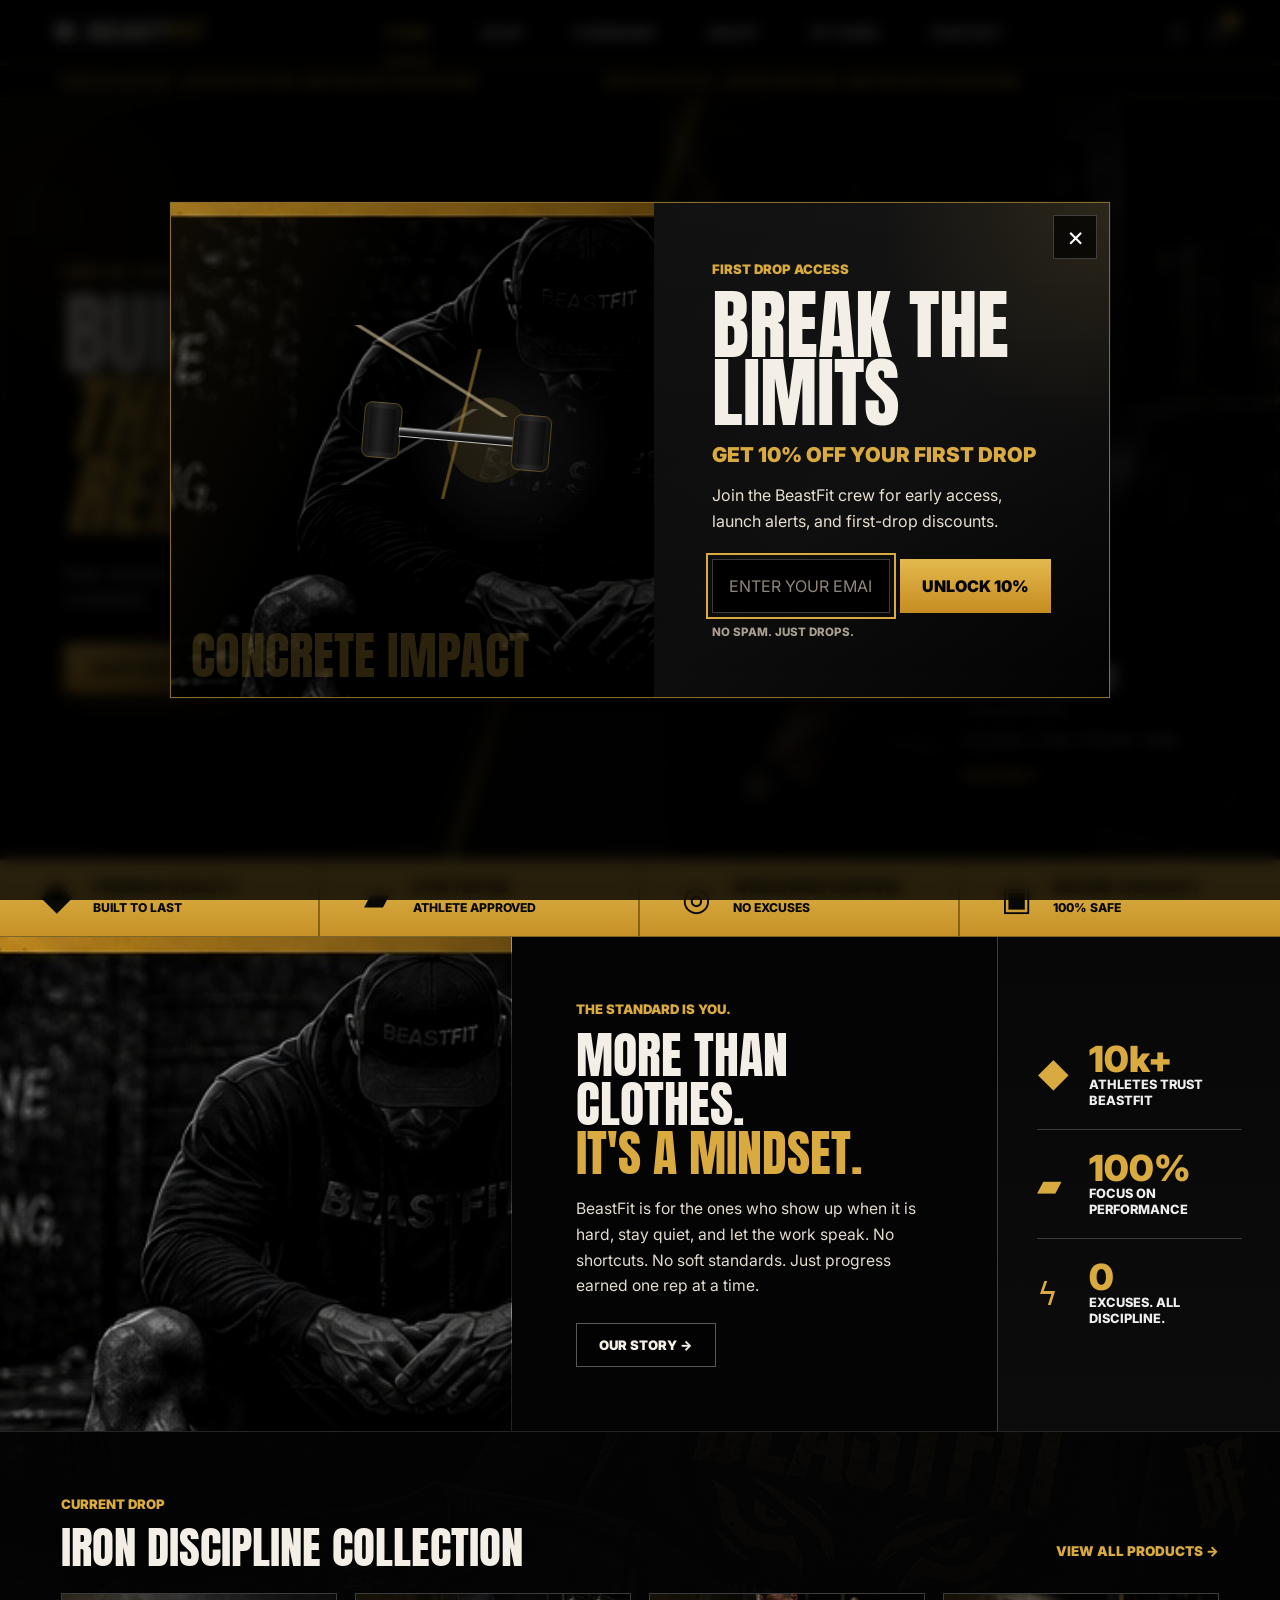
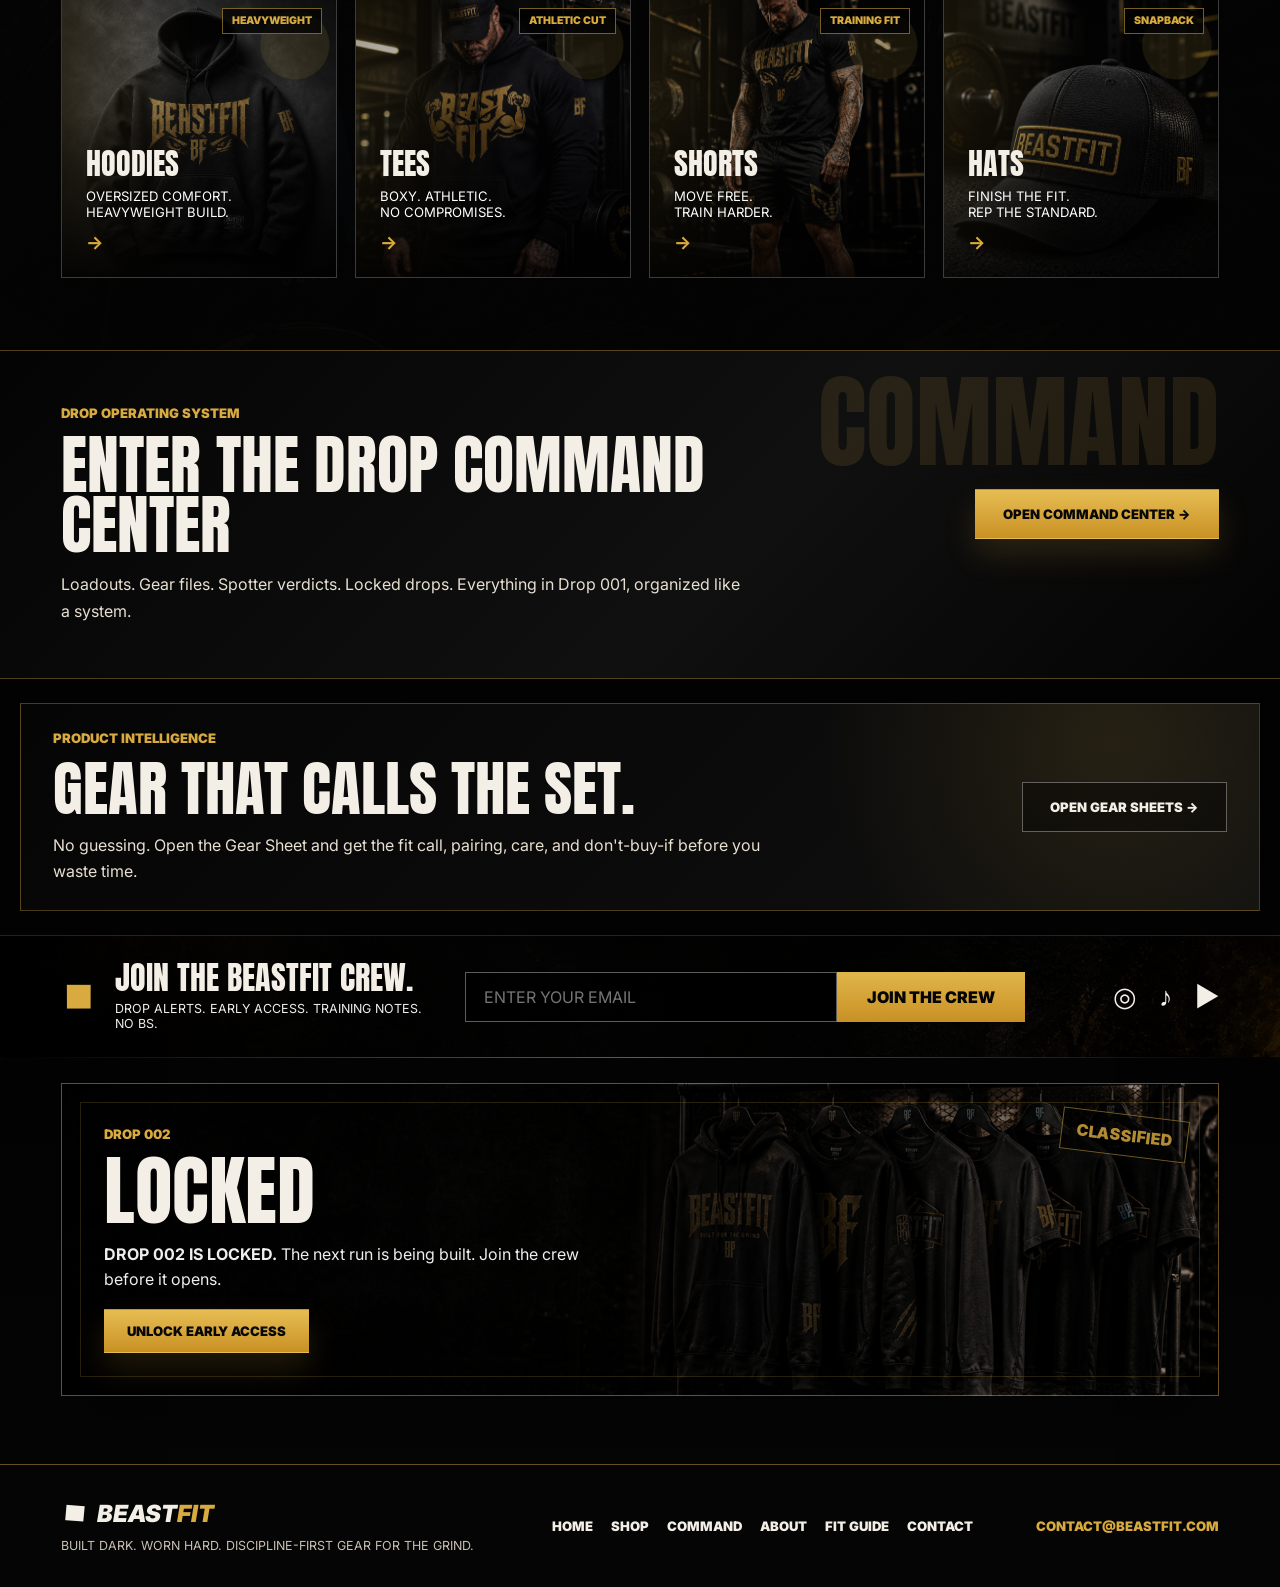
<file: index.html>
<!DOCTYPE html>
<html lang="en">
<head>
  <meta charset="UTF-8" />
  <meta name="viewport" content="width=device-width, initial-scale=1.0" />
  <title>BeastFit | Built For The Relentless</title>
  <meta name="description" content="BeastFit black and gold gym streetwear built for discipline, grit, and the grind." />
  <link rel="stylesheet" href="style.css" />
  <style>
    .drop-locked{position:relative;padding:26px clamp(20px,4.8vw,78px) 68px;background:linear-gradient(180deg,#030303,#050505)}
    .drop-locked:before{content:"";position:absolute;left:clamp(20px,4vw,32px);right:clamp(20px,4vw,32px);top:0;height:1px;background:linear-gradient(90deg,transparent,var(--gold),transparent);opacity:.55}
    .drop-locked-card{max-width:var(--max);min-height:270px;margin:0 auto;position:relative;overflow:hidden;display:flex;flex-direction:column;justify-content:center;align-items:flex-start;padding:42px;border:1px solid rgba(216,170,63,.48);background:linear-gradient(90deg,rgba(0,0,0,.92),rgba(0,0,0,.74) 58%,rgba(0,0,0,.38)),url('assets/product-rack.jpg') center 45%/cover no-repeat;box-shadow:0 24px 70px rgba(0,0,0,.42)}
    .drop-locked-card:before{content:"";position:absolute;inset:18px;border:1px solid rgba(216,170,63,.18);pointer-events:none}
    .drop-locked-card h2{font-size:clamp(3rem,6vw,6rem);line-height:.9}
    .drop-locked-card p:not(.kicker){position:relative;z-index:2;color:#eee;max-width:520px;line-height:1.62}
    .locked-stamp{position:absolute;right:30px;top:30px;z-index:2;color:rgba(216,170,63,.82);border:1px solid rgba(216,170,63,.54);padding:10px 14px;text-transform:uppercase;font-weight:950;transform:rotate(7deg);background:rgba(0,0,0,.52)}
    .mobile-drop-bar{position:fixed;left:12px;right:12px;bottom:calc(12px + env(safe-area-inset-bottom));z-index:180;min-height:54px;display:none;align-items:center;gap:10px;padding:8px 8px 8px 12px;background:rgba(3,3,3,.94);border:1px solid rgba(216,170,63,.56);box-shadow:0 18px 48px rgba(0,0,0,.56);transform:translateY(120%);opacity:0;pointer-events:none;transition:transform .22s ease,opacity .22s ease}
    .mobile-drop-bar span{flex:1;color:var(--gold);text-transform:uppercase;font-weight:950;font-size:.76rem}
    .mobile-drop-bar a{min-height:38px;display:inline-flex;align-items:center;justify-content:center;padding:0 12px;background:var(--gold);color:#050505;text-transform:uppercase;font-size:.68rem;font-weight:950}
    .mobile-drop-bar button{width:36px;height:36px;border:1px solid rgba(255,255,255,.18);background:#080808;color:#fff;font-size:1.25rem;line-height:1}
    body.impact-popup-open .mobile-drop-bar{opacity:0;pointer-events:none;transform:translateY(120%)}
    @media(max-width:760px){.drop-locked{padding:22px 18px 46px}.drop-locked-card{min-height:300px;padding:30px 22px}.locked-stamp{right:18px;top:18px;font-size:.7rem}.mobile-drop-bar.is-visible{display:flex;opacity:1;pointer-events:auto;transform:translateY(0)}body.has-mobile-drop .site-footer{padding-bottom:104px}}
    @media(prefers-reduced-motion:reduce){.mobile-drop-bar{transition:none!important}}
    .command-strip{padding:54px clamp(20px,4.8vw,78px);background:linear-gradient(135deg,#040404,#101010 58%,#030303);border-block:1px solid rgba(216,170,63,.34)}
    .command-strip__inner{max-width:var(--max);margin:0 auto;display:grid;grid-template-columns:1fr auto;gap:28px;align-items:center;position:relative}
    .command-strip__inner:before{content:"COMMAND";position:absolute;right:0;top:-34px;color:rgba(216,170,63,.12);font-family:Anton,Impact,sans-serif;font-size:clamp(3rem,8vw,7rem);line-height:1;pointer-events:none}
    .command-strip h2{font-size:clamp(2.5rem,5vw,5rem);line-height:.94;max-width:760px}
    .command-strip p:not(.kicker){color:#e7dfd1;max-width:680px;line-height:1.65;margin:16px 0 0}
    .gear-callout{max-width:var(--max);margin:24px auto;padding:26px clamp(20px,4vw,32px);display:grid;grid-template-columns:minmax(0,1fr) auto;gap:26px;align-items:center;background:radial-gradient(circle at 88% 18%,rgba(216,170,63,.12),transparent 26%),linear-gradient(135deg,#050505,#101010);border:1px solid rgba(216,170,63,.32)}
    .gear-callout h2{font-size:clamp(2.3rem,4.8vw,4.8rem);line-height:.94}
    .gear-callout p:not(.kicker){max-width:720px;color:#e7dfd1;line-height:1.65;margin:14px 0 0}
    .mobile-command-dock{display:none}
    @media(max-width:1120px){.gear-callout{grid-template-columns:1fr}}
    @media(max-width:760px){.command-strip{padding:38px 18px}.command-strip__inner{grid-template-columns:1fr}.command-strip__inner:before{right:0;top:-18px;font-size:3.4rem}.gear-callout{display:grid;margin:24px 18px;padding:28px 18px}.mobile-command-dock{position:fixed;left:10px;right:10px;bottom:calc(10px + env(safe-area-inset-bottom));z-index:185;display:grid;gap:7px;padding:9px;background:rgba(3,3,3,.95);border:1px solid rgba(216,170,63,.58);box-shadow:0 18px 48px rgba(0,0,0,.58)}.mobile-command-dock__status{color:var(--gold);text-align:center;text-transform:uppercase;font-size:.68rem;font-weight:950;letter-spacing:.08em}.mobile-command-dock__links{display:grid;grid-template-columns:repeat(4,1fr);gap:6px}.mobile-command-dock a{min-height:38px;display:grid;place-items:center;background:#0b0b0b;border:1px solid rgba(255,255,255,.14);color:#fff;text-transform:uppercase;font-size:.66rem;font-weight:950}.mobile-command-dock a.active,.mobile-command-dock a:active{background:var(--gold);color:#050505;border-color:var(--gold)}body.impact-popup-open .mobile-command-dock{opacity:0;pointer-events:none;transform:translateY(120%)}.site-footer{padding-bottom:118px}}
    @media(prefers-reduced-motion:reduce){.mobile-command-dock{transition:none!important}}
  </style>
</head>
<body>
  <header class="topbar" id="topbar">
    <a class="brand" href="index.html">
      <span class="brand-mark">◆</span>
      <span>BEAST<span>FIT</span></span>
    </a>

    <button class="menu-toggle" id="menuToggle" type="button" aria-label="Open menu" aria-controls="navMenu" aria-expanded="false">☰</button>

    <nav class="nav" id="navMenu" aria-label="Primary navigation">
      <a class="active" href="index.html">Home</a>
      <a href="shop.html">Shop</a>
      <a href="drop-command.html">Command</a>
      <a href="about.html">About</a>
      <a href="fit-guide.html">Fit Guide</a>
      <a href="contact.html">Contact</a>
    </nav>

    <div class="nav-icons" aria-hidden="true">
      <span>♙</span>
      <span class="bag">▢<b>0</b></span>
    </div>
  </header>

  <div class="drop-alert" aria-label="Drop status">
    <div class="drop-alert-track">
      <span>DROP 001 ACTIVE · LIMITED FIRST RUN · RESTOCK NOT GUARANTEED</span>
      <span aria-hidden="true">DROP 001 ACTIVE · LIMITED FIRST RUN · RESTOCK NOT GUARANTEED</span>
    </div>
  </div>

  <main>
    <section class="hero-exact">
      <div class="hero-left">
        <div class="hero-copy">
          <p class="kicker">Drop 001 · Iron Discipline</p>
          <h1>Built for<br><em>the relentless.</em></h1>
          <p class="hero-sub">Dark, durable apparel for training days, off days, and every ugly rep in between.</p>
          <div class="actions">
            <a href="shop.html" class="btn gold">Shop The Drop <span>→</span></a>
            <a href="fit-guide.html" class="btn outline">View Fit Guide</a>
          </div>
        </div>
      </div>

      <div class="hero-right">
        <aside class="drop-card">
          <small>Current Drop</small>
          <strong>Iron Discipline</strong>
          <span>Collection</span>
          <p>Hoodies · Tees · Shorts · Hats</p>
          <a href="shop.html">Shop now →</a>
        </aside>
      </div>
    </section>

    <section class="trust-strip" aria-label="Benefits">
      <div><i>◆</i><strong>Premium Quality</strong><span>Built to last</span></div>
      <div><i>▰</i><strong>Gym Tested</strong><span>Athlete approved</span></div>
      <div><i>◎</i><strong>Worldwide Shipping</strong><span>No excuses</span></div>
      <div><i>▣</i><strong>Secure Checkout</strong><span>100% safe</span></div>
    </section>

    <section class="mindset">
      <div class="mindset-image" role="img" aria-label="Athlete training in a dark gym"></div>

      <div class="mindset-copy">
        <p class="kicker">The standard is you.</p>
        <h2>More than clothes.<br><span>It's a mindset.</span></h2>
        <p>BeastFit is for the ones who show up when it is hard, stay quiet, and let the work speak. No shortcuts. No soft standards. Just progress earned one rep at a time.</p>
        <a href="about.html" class="btn outline small">Our Story →</a>
      </div>

      <div class="stats">
        <div><i>◆</i><strong>10k+</strong><span>Athletes trust BeastFit</span></div>
        <div><i>▰</i><strong>100%</strong><span>Focus on performance</span></div>
        <div><i>ϟ</i><strong>0</strong><span>Excuses. All discipline.</span></div>
      </div>
    </section>

    <section class="drop-section" id="fit-guide">
      <div class="section-row">
        <div>
          <p class="kicker">Current Drop</p>
          <h2>Iron Discipline Collection</h2>
        </div>
        <a href="shop.html" class="view-all">View all products →</a>
      </div>

      <div class="category-grid">
        <a href="shop.html" class="cat-card hoodie">
          <span>Hoodies</span>
          <p>Oversized comfort.<br>Heavyweight build.</p>
          <b>→</b>
        </a>
        <a href="shop.html" class="cat-card tees">
          <span>Tees</span>
          <p>Boxy. Athletic.<br>No compromises.</p>
          <b>→</b>
        </a>
        <a href="shop.html" class="cat-card shorts">
          <span>Shorts</span>
          <p>Move free.<br>Train harder.</p>
          <b>→</b>
        </a>
        <a href="shop.html" class="cat-card hats">
          <span>Hats</span>
          <p>Finish the fit.<br>Rep the standard.</p>
          <b>→</b>
        </a>
      </div>
    </section>

    <section class="command-strip" aria-labelledby="homeCommandTitle">
      <div class="command-strip__inner">
        <div>
          <p class="kicker">Drop operating system</p>
          <h2 id="homeCommandTitle">Enter the Drop Command Center</h2>
          <p>Loadouts. Gear files. Spotter verdicts. Locked drops. Everything in Drop 001, organized like a system.</p>
        </div>
        <a class="btn gold" href="drop-command.html">Open Command Center →</a>
      </div>
    </section>

    <section class="gear-callout" aria-labelledby="gearCalloutTitle">
      <div>
        <p class="kicker">Product intelligence</p>
        <h2 id="gearCalloutTitle">Gear that calls the set.</h2>
        <p>No guessing. Open the Gear Sheet and get the fit call, pairing, care, and don't-buy-if before you waste time.</p>
      </div>
      <a class="btn outline" href="shop.html#gear-intelligence">Open Gear Sheets →</a>
    </section>

    <section class="join-strip" id="contact">
      <div class="join-left">
        <span class="join-mark">◆</span>
        <div>
          <h2>Join the BeastFit crew.</h2>
          <p>Drop alerts. Early access. Training notes. No BS.</p>
        </div>
      </div>

      <form name="beastfit-crew" method="POST" data-netlify="true" class="join-form">
        <input type="hidden" name="form-name" value="beastfit-crew" />
        <input type="email" name="email" placeholder="Enter your email" autocomplete="email" required />
        <button type="submit">Join the Crew</button>
      </form>

      <div class="socials" aria-hidden="true">
        <span>◎</span>
        <span>♪</span>
        <span>▶</span>
      </div>
    </section>

    <section class="drop-locked" aria-labelledby="homeDropLockedTitle">
      <div class="drop-locked-card">
        <span class="locked-stamp">Classified</span>
        <p class="kicker">Drop 002</p>
        <h2 id="homeDropLockedTitle">Locked</h2>
        <p><strong>DROP 002 IS LOCKED.</strong> The next run is being built. Join the crew before it opens.</p>
        <a class="btn gold small" href="#contact" data-focus-join>Unlock Early Access</a>
      </div>
    </section>
  </main>

  <footer class="site-footer">
    <div class="footer-brand">
      <a class="brand" href="index.html"><span class="brand-mark">◆</span><span>BEAST<span>FIT</span></span></a>
      <p>BUILT DARK. WORN HARD. Discipline-first gear for the grind.</p>
    </div>
    <nav class="footer-nav" aria-label="Footer navigation">
      <a href="index.html">Home</a>
      <a href="shop.html">Shop</a>
      <a href="drop-command.html">Command</a>
      <a href="about.html">About</a>
      <a href="fit-guide.html">Fit Guide</a>
      <a href="contact.html">Contact</a>
    </nav>
    <a class="footer-email" href="mailto:contact@beastfit.com">contact@beastfit.com</a>
  </footer>

  <div class="impact-popup" id="impactSignupPopup" aria-hidden="true">
    <div class="impact-popup__overlay" data-impact-close></div>
    <section class="impact-popup__dialog" role="dialog" aria-modal="true" aria-labelledby="impactPopupTitle" aria-describedby="impactPopupDesc">
      <button class="impact-popup__close" type="button" aria-label="Close signup offer" data-impact-close>&times;</button>

      <div class="impact-popup__visual" aria-hidden="true">
        <!-- Future impact image swap: add assets/popup-impact.jpg or assets/popup-impact.png and update the .impact-popup__image background in style.css. -->
        <div class="impact-popup__image"></div>
        <div class="impact-popup__flash"></div>
        <div class="impact-popup__cracks"></div>
        <div class="impact-popup__debris">
          <span></span>
          <span></span>
          <span></span>
          <span></span>
          <span></span>
          <span></span>
        </div>
        <div class="impact-popup__dumbbell">
          <i></i>
          <b></b>
          <i></i>
        </div>
      </div>

      <div class="impact-popup__content">
        <p class="kicker">First Drop Access</p>
        <h2 id="impactPopupTitle">BREAK THE LIMITS</h2>
        <strong>GET 10% OFF YOUR FIRST DROP</strong>
        <p id="impactPopupDesc">Join the BeastFit crew for early access, launch alerts, and first-drop discounts.</p>
        <form name="beastfit-popup-signup" method="POST" data-netlify="true" class="impact-popup__form">
          <input type="hidden" name="form-name" value="beastfit-popup-signup" />
          <label for="impactPopupEmail">Email address</label>
          <input id="impactPopupEmail" type="email" name="email" placeholder="Enter your email" autocomplete="email" required />
          <button type="submit">UNLOCK 10%</button>
        </form>
        <small>No spam. Just drops.</small>
      </div>
    </section>
  </div>

  <div class="mobile-command-dock" aria-label="Mobile command dock">
    <div class="mobile-command-dock__status">DROP 001 ACTIVE</div>
    <nav class="mobile-command-dock__links" aria-label="Drop shortcuts">
      <a href="shop.html">Shop</a>
      <a href="drop-command.html">Command</a>
      <a href="fit-guide.html">Fit</a>
      <a href="#contact" data-focus-join>Join</a>
    </nav>
  </div>

  <script src="script.js"></script>
</body>
</html>
</file>
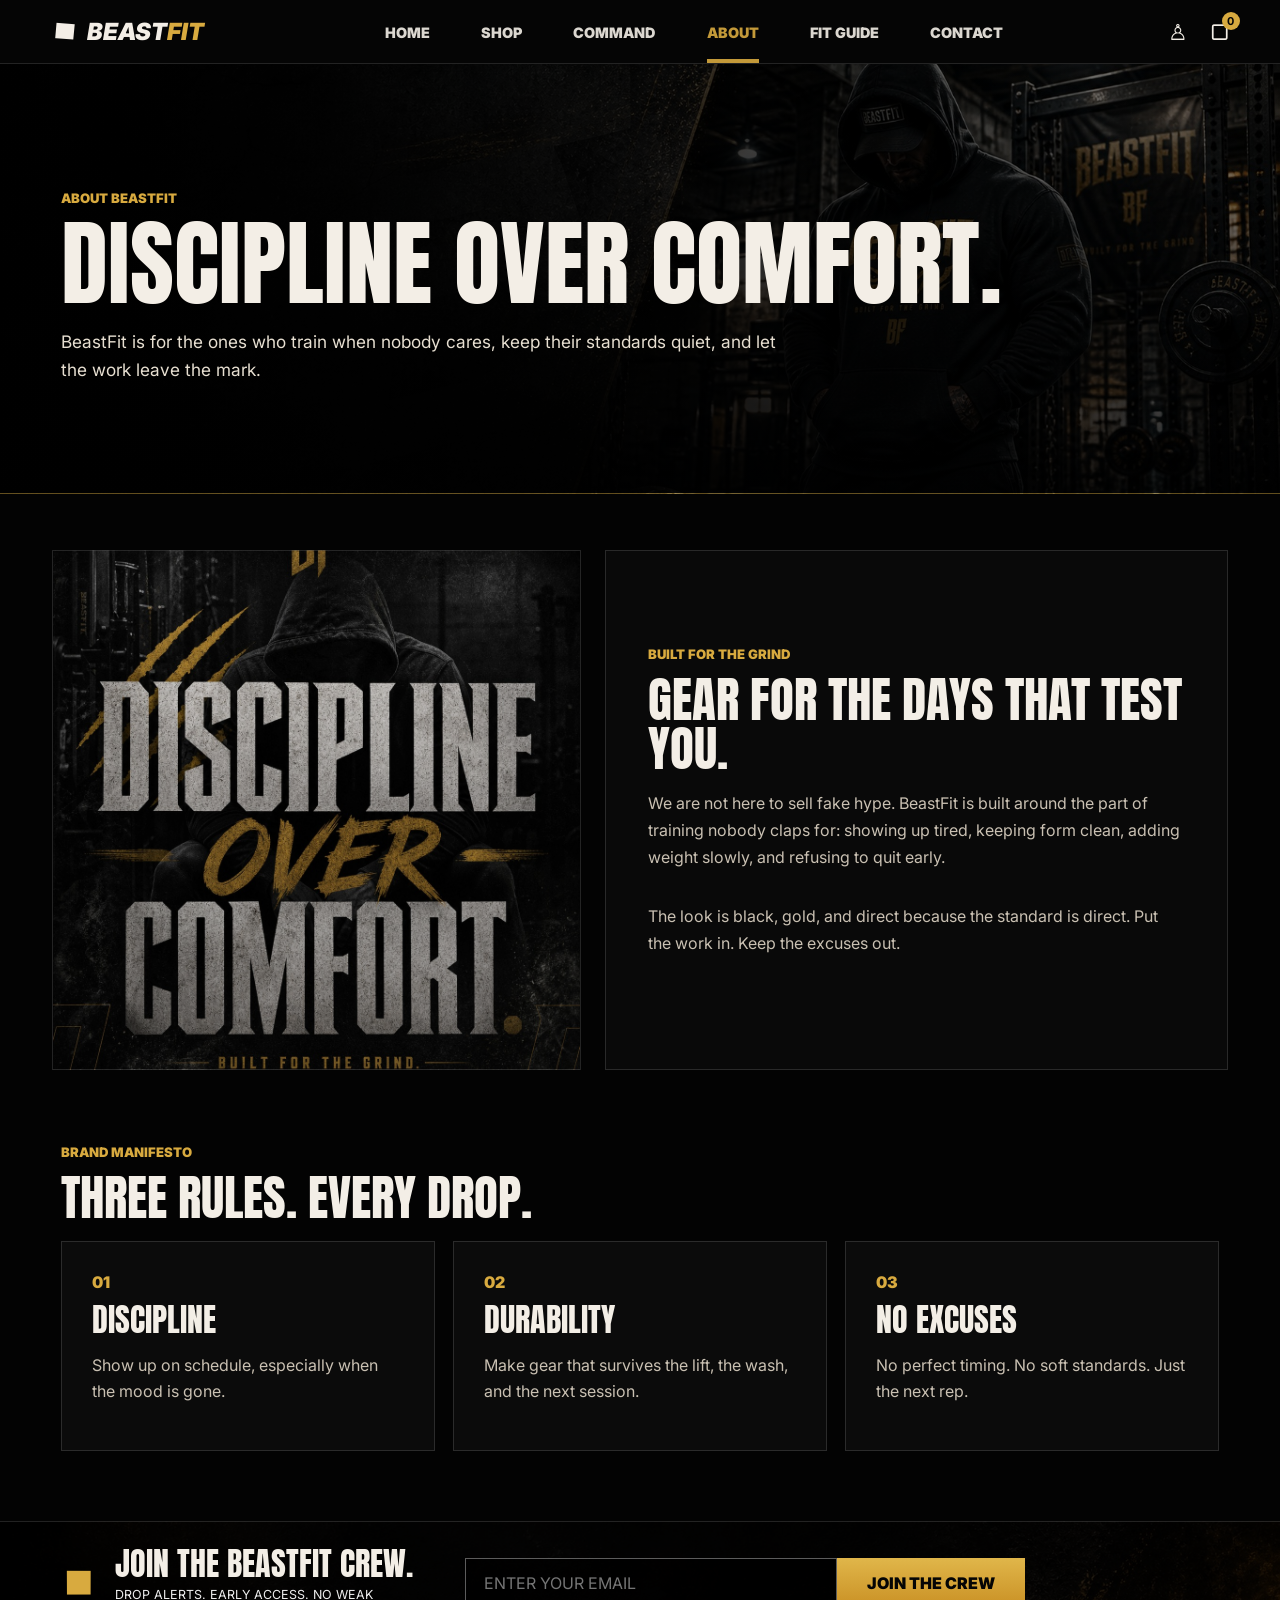
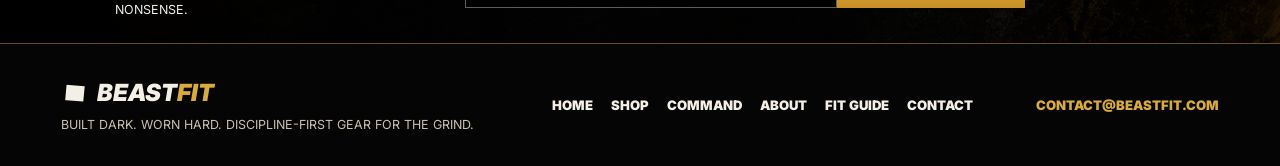
<file: about.html>
<!DOCTYPE html>
<html lang="en">
<head>
  <meta charset="UTF-8" />
  <meta name="viewport" content="width=device-width, initial-scale=1.0" />
  <title>About BeastFit | Discipline, Durability, No Excuses</title>
  <meta name="description" content="The BeastFit brand story: discipline-first gym streetwear built for grit, durability, and the grind." />
  <link rel="stylesheet" href="style.css" />
  <style>
    .mobile-command-dock{display:none}
    @media(max-width:760px){.mobile-command-dock{position:fixed;left:10px;right:10px;bottom:calc(10px + env(safe-area-inset-bottom));z-index:185;display:grid;gap:7px;padding:9px;background:rgba(3,3,3,.95);border:1px solid rgba(216,170,63,.58);box-shadow:0 18px 48px rgba(0,0,0,.58)}.mobile-command-dock__status{color:var(--gold);text-align:center;text-transform:uppercase;font-size:.68rem;font-weight:950;letter-spacing:.08em}.mobile-command-dock__links{display:grid;grid-template-columns:repeat(4,1fr);gap:6px}.mobile-command-dock a{min-height:38px;display:grid;place-items:center;background:#0b0b0b;border:1px solid rgba(255,255,255,.14);color:#fff;text-transform:uppercase;font-size:.66rem;font-weight:950}.mobile-command-dock a:active{background:var(--gold);color:#050505;border-color:var(--gold)}.site-footer{padding-bottom:118px}}
    @media(prefers-reduced-motion:reduce){.mobile-command-dock{transition:none!important}}
  </style>
</head>
<body>
  <header class="topbar solid" id="topbar">
    <a class="brand" href="index.html"><span class="brand-mark">◆</span><span>BEAST<span>FIT</span></span></a>
    <button class="menu-toggle" id="menuToggle" type="button" aria-label="Open menu" aria-controls="navMenu" aria-expanded="false">☰</button>
    <nav class="nav" id="navMenu" aria-label="Primary navigation">
      <a href="index.html">Home</a>
      <a href="shop.html">Shop</a>
      <a href="drop-command.html">Command</a>
      <a class="active" href="about.html">About</a>
      <a href="fit-guide.html">Fit Guide</a>
      <a href="contact.html">Contact</a>
    </nav>
    <div class="nav-icons" aria-hidden="true"><span>♙</span><span class="bag">▢<b>0</b></span></div>
  </header>

  <main class="page-main">
    <section class="about-head page-hero about-hero">
      <p class="kicker">About BeastFit</p>
      <h1>Discipline over comfort.</h1>
      <p>BeastFit is for the ones who train when nobody cares, keep their standards quiet, and let the work leave the mark.</p>
    </section>

    <section class="about-split">
      <div class="poster-panel" role="img" aria-label="BeastFit motivational poster"></div>
      <div class="about-copy-panel">
        <p class="kicker">Built for the grind</p>
        <h2>Gear for the days that test you.</h2>
        <p>We are not here to sell fake hype. BeastFit is built around the part of training nobody claps for: showing up tired, keeping form clean, adding weight slowly, and refusing to quit early.</p>
        <p>The look is black, gold, and direct because the standard is direct. Put the work in. Keep the excuses out.</p>
      </div>
    </section>

    <section class="manifesto-section">
      <div class="section-row compact-row">
        <div>
          <p class="kicker">Brand manifesto</p>
          <h2>Three rules. Every drop.</h2>
        </div>
      </div>
      <div class="principle-grid">
        <article>
          <span>01</span>
          <h3>Discipline</h3>
          <p>Show up on schedule, especially when the mood is gone.</p>
        </article>
        <article>
          <span>02</span>
          <h3>Durability</h3>
          <p>Make gear that survives the lift, the wash, and the next session.</p>
        </article>
        <article>
          <span>03</span>
          <h3>No Excuses</h3>
          <p>No perfect timing. No soft standards. Just the next rep.</p>
        </article>
      </div>
    </section>

    <section class="join-strip">
      <div class="join-left">
        <span class="join-mark">◆</span>
        <div>
          <h2>Join the BeastFit crew.</h2>
          <p>Drop alerts. Early access. No weak nonsense.</p>
        </div>
      </div>
      <form name="beastfit-about-crew" method="POST" data-netlify="true" class="join-form">
        <input type="hidden" name="form-name" value="beastfit-about-crew" />
        <input type="email" name="email" placeholder="Enter your email" autocomplete="email" required />
        <button type="submit">Join the Crew</button>
      </form>
    </section>
  </main>

  <footer class="site-footer">
    <div class="footer-brand">
      <a class="brand" href="index.html"><span class="brand-mark">◆</span><span>BEAST<span>FIT</span></span></a>
      <p>BUILT DARK. WORN HARD. Discipline-first gear for the grind.</p>
    </div>
    <nav class="footer-nav" aria-label="Footer navigation">
      <a href="index.html">Home</a>
      <a href="shop.html">Shop</a>
      <a href="drop-command.html">Command</a>
      <a href="about.html">About</a>
      <a href="fit-guide.html">Fit Guide</a>
      <a href="contact.html">Contact</a>
    </nav>
    <a class="footer-email" href="mailto:contact@beastfit.com">contact@beastfit.com</a>
  </footer>

  <div class="mobile-command-dock" aria-label="Mobile command dock">
    <div class="mobile-command-dock__status">DROP 001 ACTIVE</div>
    <nav class="mobile-command-dock__links" aria-label="Drop shortcuts">
      <a href="shop.html">Shop</a>
      <a href="drop-command.html">Command</a>
      <a href="fit-guide.html">Fit</a>
      <a href="index.html#contact">Join</a>
    </nav>
  </div>

  <script src="script.js"></script>
</body>
</html>
</file>
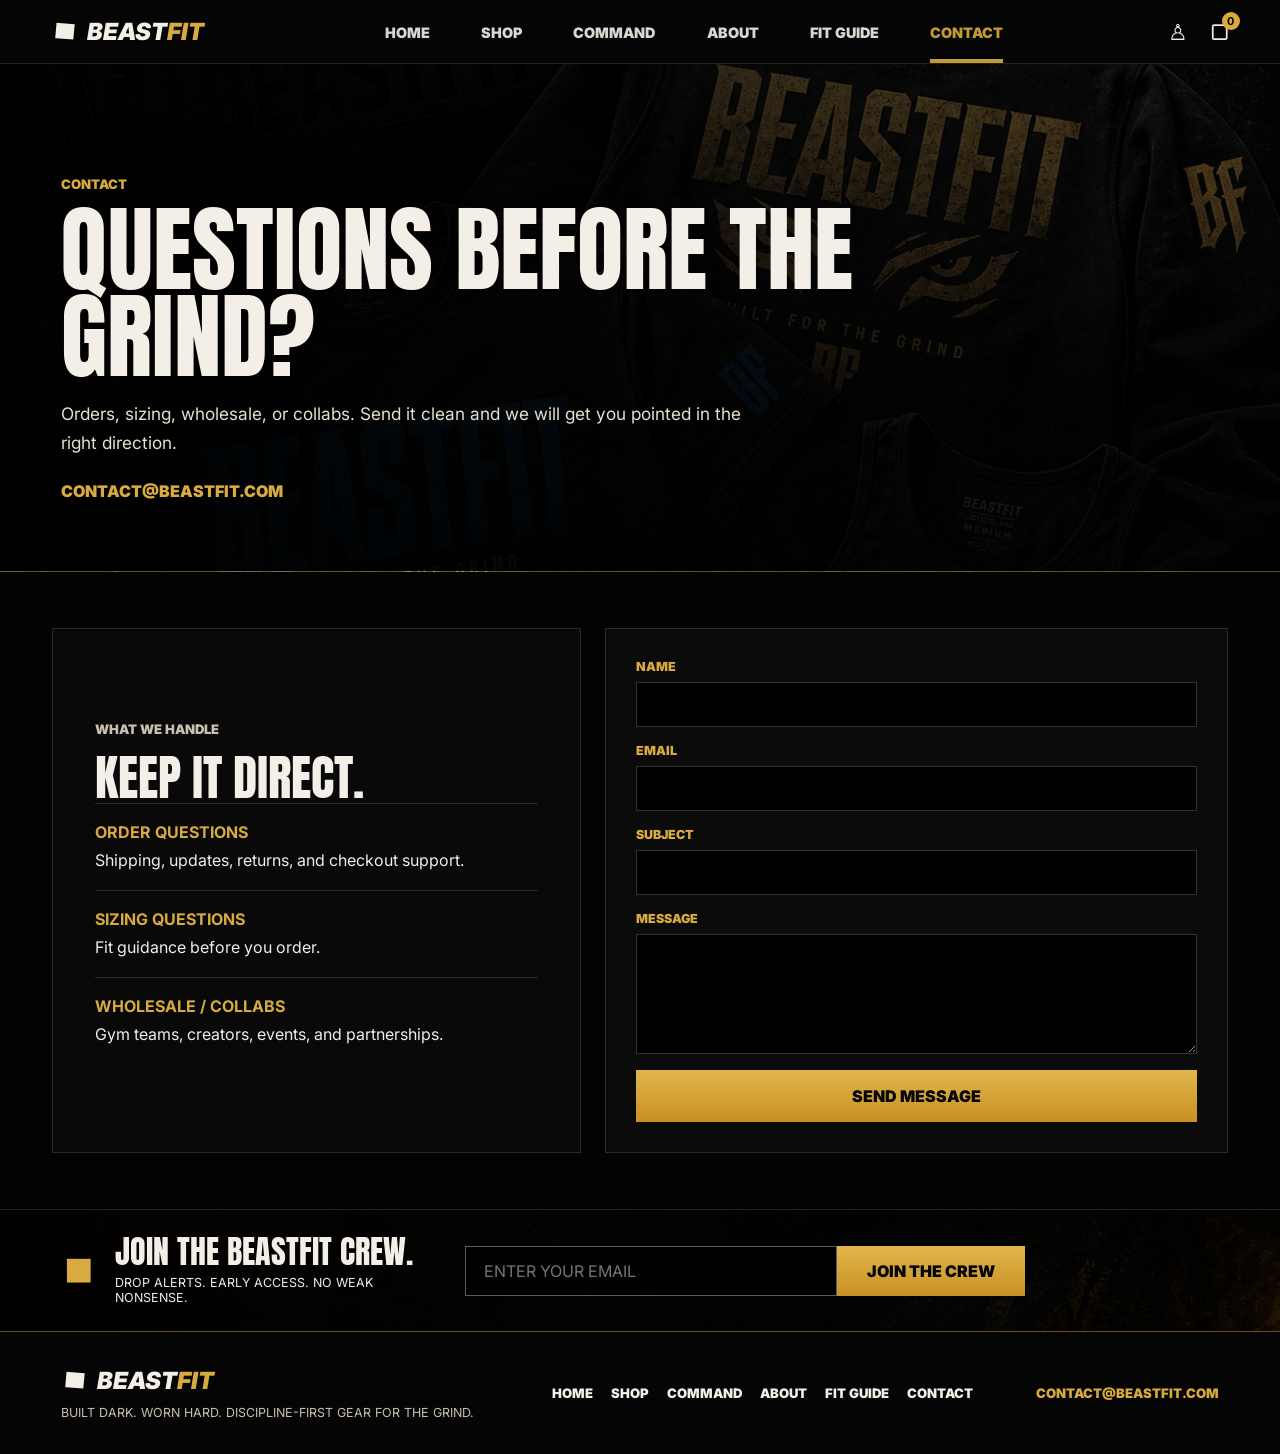
<file: contact.html>
<!DOCTYPE html>
<html lang="en">
<head>
  <meta charset="UTF-8" />
  <meta name="viewport" content="width=device-width, initial-scale=1.0" />
  <title>Contact BeastFit | Orders, Sizing, Collabs</title>
  <meta name="description" content="Contact BeastFit for order questions, sizing help, and wholesale or collaboration inquiries." />
  <link rel="stylesheet" href="style.css" />
  <style>
    .mobile-command-dock{display:none}
    @media(max-width:760px){.mobile-command-dock{position:fixed;left:10px;right:10px;bottom:calc(10px + env(safe-area-inset-bottom));z-index:185;display:grid;gap:7px;padding:9px;background:rgba(3,3,3,.95);border:1px solid rgba(216,170,63,.58);box-shadow:0 18px 48px rgba(0,0,0,.58)}.mobile-command-dock__status{color:var(--gold);text-align:center;text-transform:uppercase;font-size:.68rem;font-weight:950;letter-spacing:.08em}.mobile-command-dock__links{display:grid;grid-template-columns:repeat(4,1fr);gap:6px}.mobile-command-dock a{min-height:38px;display:grid;place-items:center;background:#0b0b0b;border:1px solid rgba(255,255,255,.14);color:#fff;text-transform:uppercase;font-size:.66rem;font-weight:950}.mobile-command-dock a:active{background:var(--gold);color:#050505;border-color:var(--gold)}.site-footer{padding-bottom:118px}}
    @media(prefers-reduced-motion:reduce){.mobile-command-dock{transition:none!important}}
  </style>
</head>
<body>
  <header class="topbar solid" id="topbar">
    <a class="brand" href="index.html"><span class="brand-mark">◆</span><span>BEAST<span>FIT</span></span></a>
    <button class="menu-toggle" id="menuToggle" type="button" aria-label="Open menu" aria-controls="navMenu" aria-expanded="false">☰</button>
    <nav class="nav" id="navMenu" aria-label="Primary navigation">
      <a href="index.html">Home</a>
      <a href="shop.html">Shop</a>
      <a href="drop-command.html">Command</a>
      <a href="about.html">About</a>
      <a href="fit-guide.html">Fit Guide</a>
      <a class="active" href="contact.html">Contact</a>
    </nav>
    <div class="nav-icons" aria-hidden="true"><span>♙</span><span class="bag">▢<b>0</b></span></div>
  </header>

  <main class="page-main">
    <section class="page-hero contact-hero">
      <p class="kicker">Contact</p>
      <h1>Questions before the grind?</h1>
      <p>Orders, sizing, wholesale, or collabs. Send it clean and we will get you pointed in the right direction.</p>
      <a href="mailto:contact@beastfit.com" class="hero-email">contact@beastfit.com</a>
    </section>

    <section class="contact-layout">
      <div class="contact-info">
        <p class="kicker">What we handle</p>
        <h2>Keep it direct.</h2>
        <div class="contact-topic"><strong>Order questions</strong><span>Shipping, updates, returns, and checkout support.</span></div>
        <div class="contact-topic"><strong>Sizing questions</strong><span>Fit guidance before you order.</span></div>
        <div class="contact-topic"><strong>Wholesale / collabs</strong><span>Gym teams, creators, events, and partnerships.</span></div>
      </div>

      <form name="beastfit-contact" method="POST" data-netlify="true" class="contact-form">
        <input type="hidden" name="form-name" value="beastfit-contact" />
        <label>
          <span>Name</span>
          <input type="text" name="name" autocomplete="name" required />
        </label>
        <label>
          <span>Email</span>
          <input type="email" name="email" autocomplete="email" required />
        </label>
        <label>
          <span>Subject</span>
          <input type="text" name="subject" required />
        </label>
        <label>
          <span>Message</span>
          <textarea name="message" rows="6" required></textarea>
        </label>
        <button type="submit">Send Message</button>
      </form>
    </section>

    <section class="join-strip" id="contactJoin">
      <div class="join-left">
        <span class="join-mark">◆</span>
        <div>
          <h2>Join the BeastFit crew.</h2>
          <p>Drop alerts. Early access. No weak nonsense.</p>
        </div>
      </div>
      <form name="beastfit-contact-crew" method="POST" data-netlify="true" class="join-form">
        <input type="hidden" name="form-name" value="beastfit-contact-crew" />
        <input type="email" name="email" placeholder="Enter your email" autocomplete="email" required />
        <button type="submit">Join the Crew</button>
      </form>
    </section>
  </main>

  <footer class="site-footer">
    <div class="footer-brand">
      <a class="brand" href="index.html"><span class="brand-mark">◆</span><span>BEAST<span>FIT</span></span></a>
      <p>BUILT DARK. WORN HARD. Discipline-first gear for the grind.</p>
    </div>
    <nav class="footer-nav" aria-label="Footer navigation">
      <a href="index.html">Home</a>
      <a href="shop.html">Shop</a>
      <a href="drop-command.html">Command</a>
      <a href="about.html">About</a>
      <a href="fit-guide.html">Fit Guide</a>
      <a href="contact.html">Contact</a>
    </nav>
    <a class="footer-email" href="mailto:contact@beastfit.com">contact@beastfit.com</a>
  </footer>

  <div class="mobile-command-dock" aria-label="Mobile command dock">
    <div class="mobile-command-dock__status">DROP 001 ACTIVE</div>
    <nav class="mobile-command-dock__links" aria-label="Drop shortcuts">
      <a href="shop.html">Shop</a>
      <a href="drop-command.html">Command</a>
      <a href="fit-guide.html">Fit</a>
      <a href="#contactJoin">Join</a>
    </nav>
  </div>

  <script src="script.js"></script>
</body>
</html>
</file>
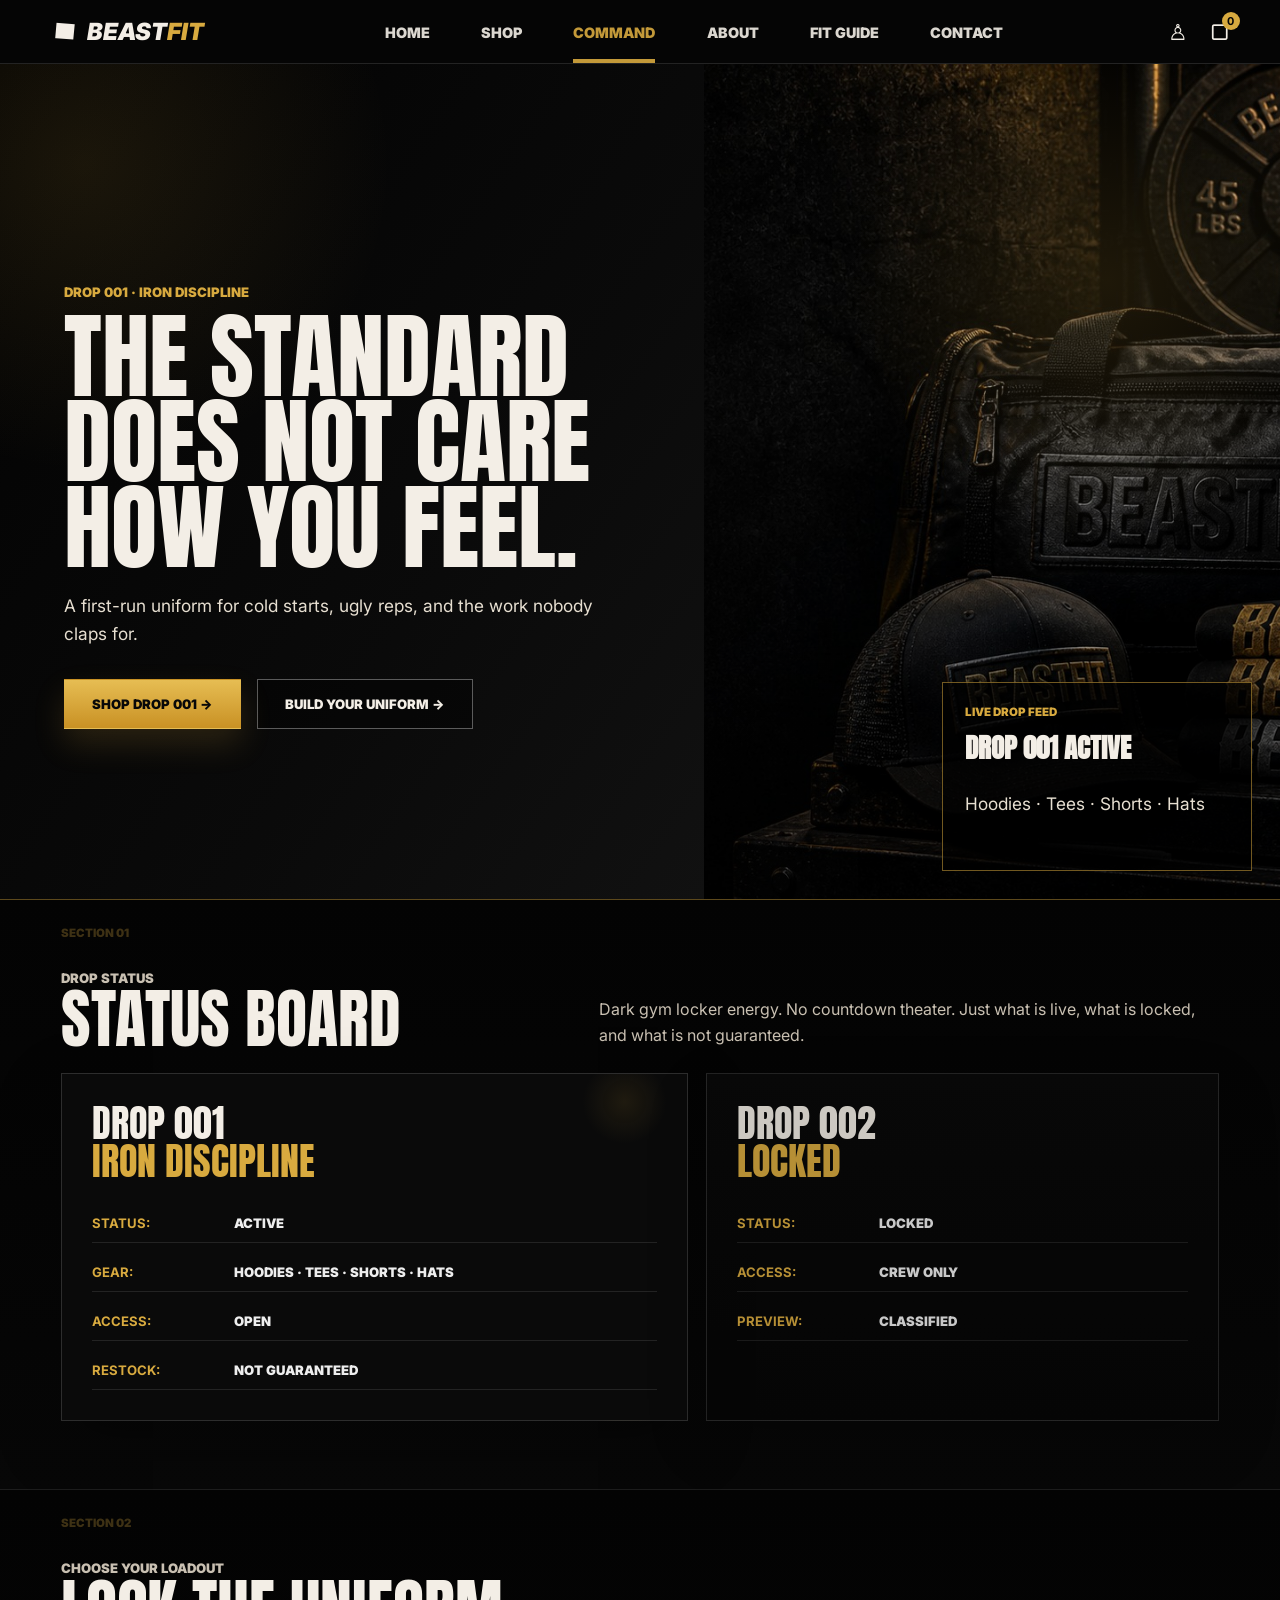
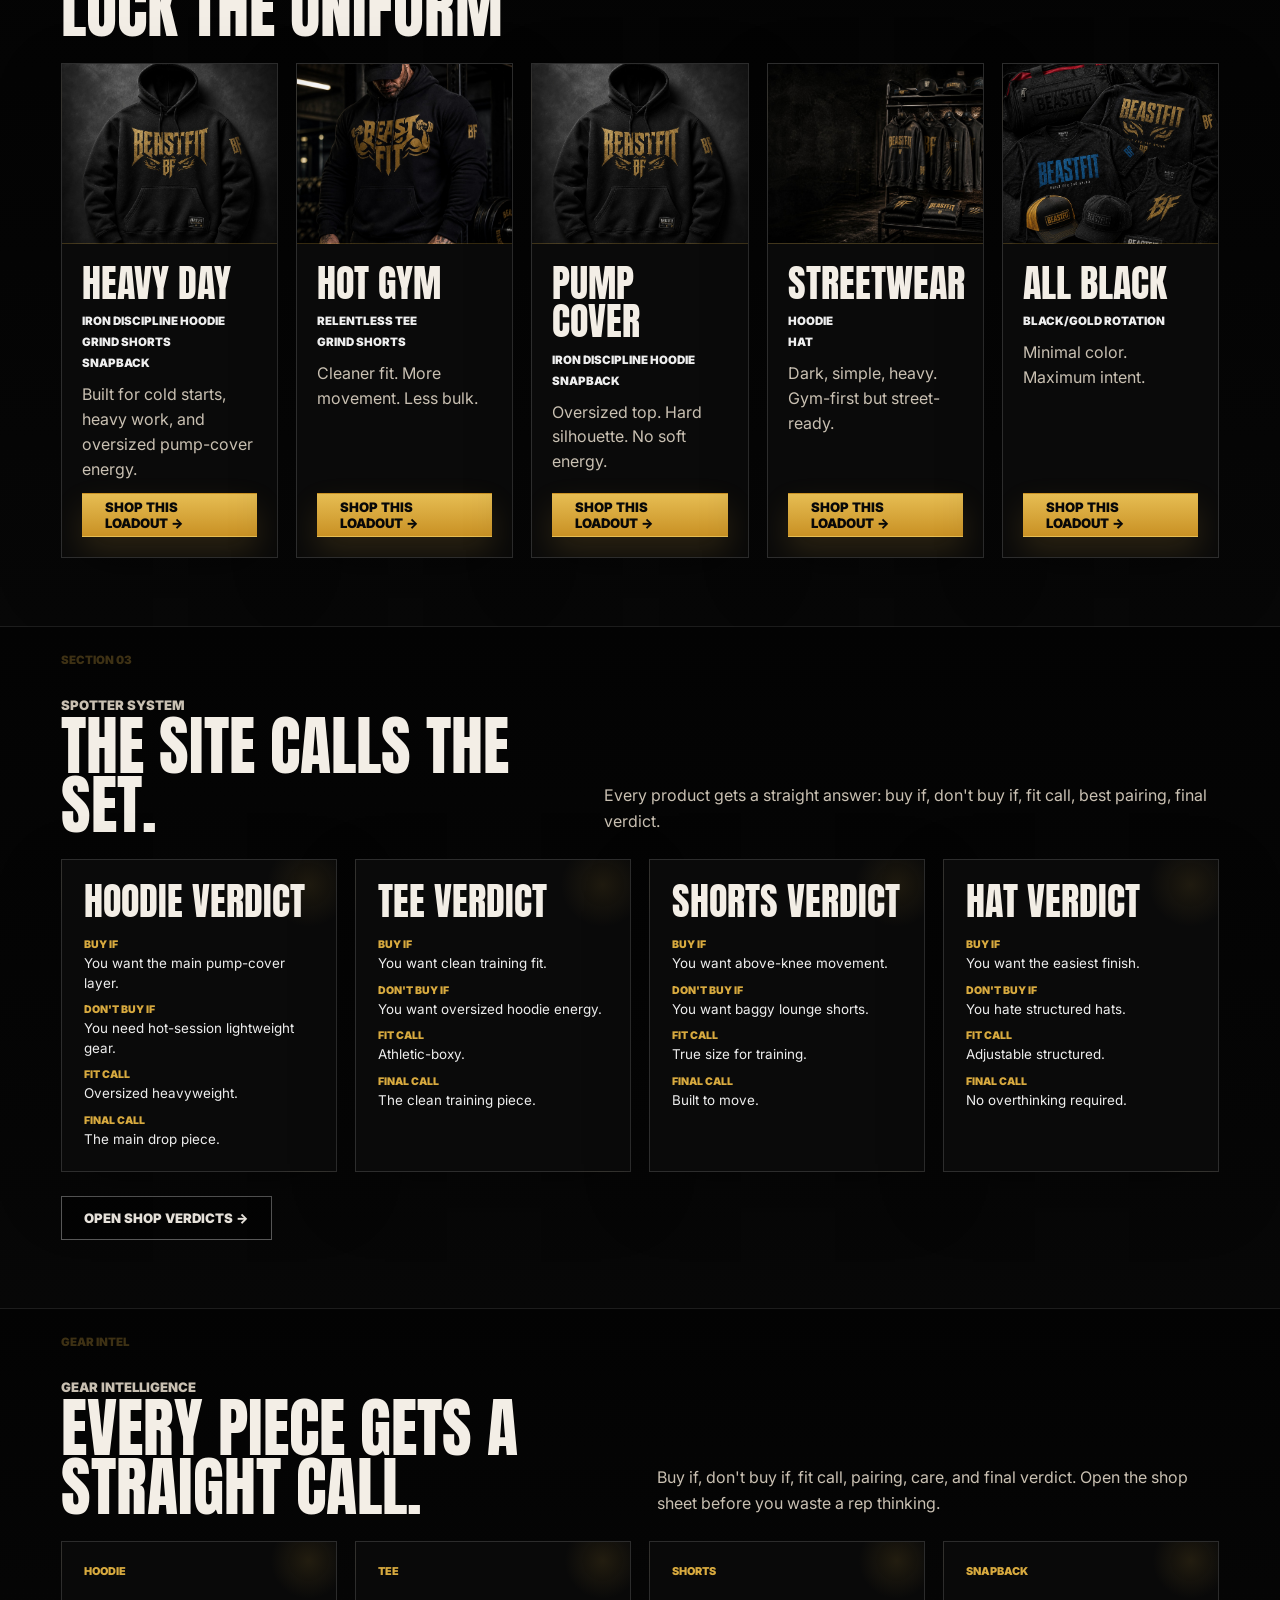
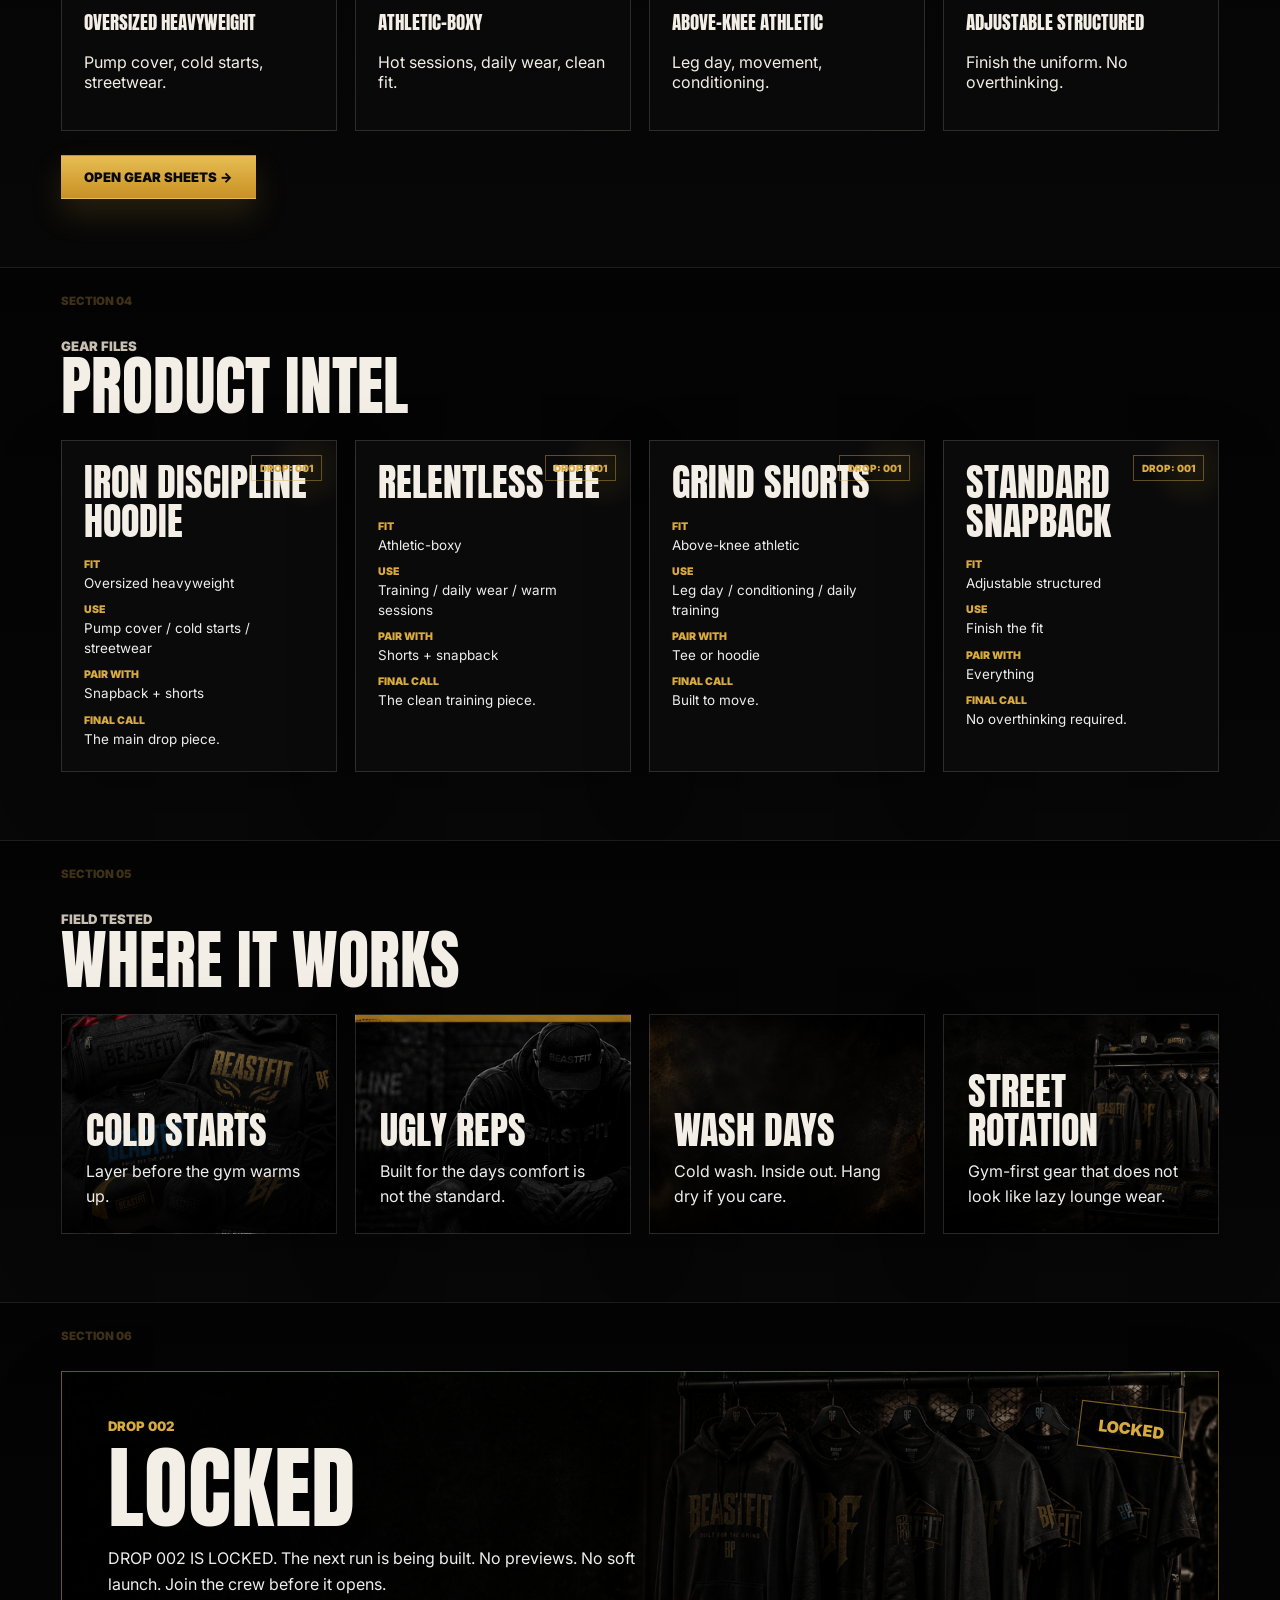
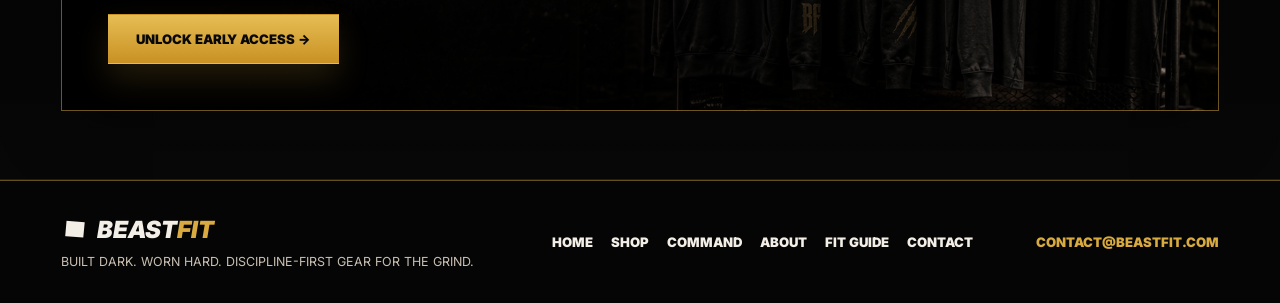
<file: drop-command.html>
<!DOCTYPE html>
<html lang="en">
<head>
  <meta charset="UTF-8" />
  <meta name="viewport" content="width=device-width, initial-scale=1.0" />
  <title>Drop Command Center | BeastFit Drop 001</title>
  <meta name="description" content="Enter the BeastFit Drop Command Center for Drop 001 loadouts, gear files, Spotter Verdicts, and locked drop access." />
  <link rel="stylesheet" href="style.css" />
  <style>
    .command-main{background:#030303}
    .command-hero{min-height:calc(100vh - 64px);display:grid;grid-template-columns:minmax(0,1fr) minmax(360px,45%);align-items:stretch;padding:0;background:#030303;border-bottom:1px solid rgba(216,170,63,.42);overflow:hidden}
    .command-hero__copy{display:flex;flex-direction:column;justify-content:center;padding:120px clamp(20px,5vw,78px) 70px;background:radial-gradient(circle at 12% 12%,rgba(216,170,63,.11),transparent 32%),linear-gradient(125deg,#020202,#0a0a0a 62%,#111)}
    .command-hero h1{font-size:clamp(3.8rem,7.4vw,7.4rem);line-height:.9;max-width:900px}
    .command-hero p:not(.kicker){max-width:620px;color:#e7dfd1;line-height:1.65;font-size:1.08rem;margin:22px 0 30px}
    .command-hero__visual{position:relative;min-height:560px;background:linear-gradient(180deg,rgba(0,0,0,.08),rgba(0,0,0,.5)),url('assets/product-display.jpg') center 42%/cover no-repeat}
    .command-hero__visual:before{content:"";position:absolute;inset:0;background:linear-gradient(90deg,rgba(0,0,0,.34),transparent 34%),radial-gradient(circle at 70% 26%,rgba(216,170,63,.14),transparent 35%)}
    .command-hero__tag{position:absolute;right:28px;bottom:28px;width:min(310px,calc(100% - 56px));padding:22px;background:rgba(0,0,0,.76);border:1px solid rgba(216,170,63,.52);box-shadow:0 24px 70px rgba(0,0,0,.52)}
    .command-hero__tag span{display:block;color:var(--gold);text-transform:uppercase;font-weight:950;font-size:.72rem}
    .command-hero__tag strong{display:block;margin-top:8px;font-family:Anton,Impact,sans-serif;text-transform:uppercase;font-size:1.7rem}
    .command-section{position:relative;padding:68px clamp(20px,4.8vw,78px);border-bottom:1px solid rgba(255,255,255,.1);background:linear-gradient(180deg,#030303,#070707)}
    .command-section:before{content:attr(data-section);position:absolute;left:clamp(20px,4.8vw,78px);top:26px;color:rgba(216,170,63,.28);font-weight:950;text-transform:uppercase;font-size:.72rem}
    .command-section__head{max-width:var(--max);margin:0 auto 24px;display:flex;justify-content:space-between;gap:24px;align-items:end}
    .command-section__head h2{font-size:clamp(2.6rem,5vw,5rem);line-height:.92}
    .command-section__head p{max-width:620px;color:var(--muted);line-height:1.65;margin:0}
    .status-grid,.loadout-grid,.spotter-grid,.gear-file-grid,.field-grid{max-width:var(--max);margin:0 auto;display:grid;gap:18px}
    .status-grid{grid-template-columns:1.1fr .9fr}
    .status-card,.loadout-card,.spotter-mini,.gear-file,.field-card,.vault-card{position:relative;overflow:hidden;background:radial-gradient(circle at 90% 8%,rgba(216,170,63,.1),transparent 42px),#0a0a0a;border:1px solid rgba(255,255,255,.14);box-shadow:0 22px 60px rgba(0,0,0,.26)}
    .status-card{padding:30px;min-height:280px}
    .status-card.locked{opacity:.84;background:linear-gradient(180deg,#090909,#050505)}
    .status-card h3,.loadout-card h3,.spotter-mini h3,.gear-file h3,.field-card h3{font-size:clamp(1.8rem,3vw,3rem);line-height:1}
    .status-card h3 span{display:block;color:var(--gold)}
    .status-list{display:grid;gap:10px;margin-top:24px}
    .status-row{display:grid;grid-template-columns:130px 1fr;gap:12px;padding:11px 0;border-bottom:1px solid rgba(255,255,255,.1);text-transform:uppercase;font-size:.82rem}
    .status-row strong{color:var(--gold)}
    .status-row span{color:#eee;font-weight:900}
    .loadout-grid{grid-template-columns:repeat(5,minmax(0,1fr))}
    .loadout-card{display:flex;flex-direction:column;min-height:440px}
    .loadout-card__image{min-height:180px;background:#111 center 42%/cover no-repeat;border-bottom:1px solid rgba(216,170,63,.24)}
    .loadout-card.heavy .loadout-card__image,.loadout-card.pump .loadout-card__image{background-image:url('assets/hoodies.jpg')}
    .loadout-card.hot .loadout-card__image{background-image:url('assets/tees.jpg')}
    .loadout-card.street .loadout-card__image{background-image:url('assets/product-rack.jpg')}
    .loadout-card.black .loadout-card__image{background-image:url('assets/drop-flatlay.jpg')}
    .loadout-card__body{padding:20px;display:flex;flex-direction:column;gap:12px;flex:1}
    .loadout-card ul{list-style:none;margin:0;padding:0;display:grid;gap:7px;color:#eee;text-transform:uppercase;font-size:.72rem;font-weight:950}
    .loadout-card p{color:var(--muted);line-height:1.55;margin:0}
    .loadout-card .btn{margin-top:auto;width:100%}
    .spotter-grid{grid-template-columns:repeat(4,minmax(0,1fr))}
    .spotter-mini{padding:22px}
    .spotter-mini dl,.gear-file dl{display:grid;gap:10px;margin:18px 0 0}
    .spotter-mini dt,.gear-file dt{color:var(--gold);text-transform:uppercase;font-weight:950;font-size:.66rem}
    .spotter-mini dd,.gear-file dd{margin:-7px 0 0;color:#eee;line-height:1.45;font-size:.84rem}
    .gear-intel-grid{max-width:var(--max);margin:0 auto;display:grid;grid-template-columns:repeat(4,minmax(0,1fr));gap:18px}
    .gear-intel-card{background:radial-gradient(circle at 90% 10%,rgba(216,170,63,.12),transparent 38px),#090909;border:1px solid rgba(255,255,255,.14);padding:22px;min-height:190px;display:flex;flex-direction:column;justify-content:end}
    .gear-intel-card span{color:var(--gold);text-transform:uppercase;font-size:.68rem;font-weight:950;margin-bottom:auto}
    .gear-file-grid{grid-template-columns:repeat(4,minmax(0,1fr))}
    .gear-file{padding:22px}
    .gear-file:before{content:"DROP: 001";position:absolute;right:14px;top:14px;border:1px solid rgba(216,170,63,.42);color:var(--gold);padding:6px 8px;font-size:.62rem;font-weight:950}
    .field-grid{grid-template-columns:repeat(4,minmax(0,1fr))}
    .field-card{min-height:220px;padding:24px;display:flex;flex-direction:column;justify-content:end;background:linear-gradient(180deg,rgba(0,0,0,.2),rgba(0,0,0,.9)),url('assets/drop-flatlay.jpg') center/cover no-repeat}
    .field-card:nth-child(2){background-image:linear-gradient(180deg,rgba(0,0,0,.2),rgba(0,0,0,.9)),url('assets/story-lifter.jpg')}
    .field-card:nth-child(3){background-image:linear-gradient(180deg,rgba(0,0,0,.2),rgba(0,0,0,.9)),url('assets/texture.jpg')}
    .field-card:nth-child(4){background-image:linear-gradient(180deg,rgba(0,0,0,.2),rgba(0,0,0,.9)),url('assets/product-rack.jpg')}
    .field-card p{color:#eee;line-height:1.55;margin:10px 0 0}
    .vault-card{max-width:var(--max);min-height:340px;margin:0 auto;padding:46px;display:flex;flex-direction:column;justify-content:center;align-items:flex-start;background:linear-gradient(90deg,rgba(0,0,0,.94),rgba(0,0,0,.76) 58%,rgba(0,0,0,.4)),url('assets/product-rack.jpg') center 45%/cover no-repeat;border-color:rgba(216,170,63,.5)}
    .vault-card:before{content:"LOCKED";position:absolute;right:34px;top:34px;border:1px solid rgba(216,170,63,.58);color:var(--gold);background:rgba(0,0,0,.55);padding:12px 18px;text-transform:uppercase;font-weight:950;transform:rotate(7deg)}
    .vault-card h2{font-size:clamp(3.3rem,7vw,7rem);line-height:.9}
    .vault-card p:not(.kicker){max-width:560px;color:#eee;line-height:1.65}
    .mobile-command-dock{display:none}
    @media(max-width:1180px){.loadout-grid{grid-template-columns:repeat(2,minmax(0,1fr))}.spotter-grid,.gear-file-grid,.field-grid,.gear-intel-grid{grid-template-columns:repeat(2,minmax(0,1fr))}.command-hero{grid-template-columns:1fr}.command-hero__visual{min-height:420px}}
    @media(max-width:760px){.command-hero__copy{padding:74px 18px 38px}.command-hero h1{font-size:clamp(3rem,14vw,4.7rem)}.command-hero__visual{min-height:290px}.command-hero__tag{left:18px;right:18px;bottom:18px;width:auto}.command-section{padding:52px 18px}.command-section:before{left:18px}.command-section__head{display:block}.status-grid,.loadout-grid,.spotter-grid,.gear-file-grid,.field-grid,.gear-intel-grid{grid-template-columns:1fr}.status-row{grid-template-columns:104px 1fr}.loadout-card{min-height:0}.vault-card{min-height:330px;padding:34px 22px}.vault-card:before{right:18px;top:18px;font-size:.7rem}.mobile-command-dock{position:fixed;left:10px;right:10px;bottom:calc(10px + env(safe-area-inset-bottom));z-index:185;display:grid;gap:7px;padding:9px;background:rgba(3,3,3,.95);border:1px solid rgba(216,170,63,.58);box-shadow:0 18px 48px rgba(0,0,0,.58)}.mobile-command-dock__status{color:var(--gold);text-align:center;text-transform:uppercase;font-size:.68rem;font-weight:950;letter-spacing:.08em}.mobile-command-dock__links{display:grid;grid-template-columns:repeat(4,1fr);gap:6px}.mobile-command-dock a{min-height:38px;display:grid;place-items:center;background:#0b0b0b;border:1px solid rgba(255,255,255,.14);color:#fff;text-transform:uppercase;font-size:.66rem;font-weight:950}.mobile-command-dock a.active,.mobile-command-dock a:active{background:var(--gold);color:#050505;border-color:var(--gold)}.site-footer{padding-bottom:118px}}
    @media(prefers-reduced-motion:reduce){.loadout-card,.spotter-mini,.gear-file,.field-card,.mobile-command-dock{transition:none!important}}
  </style>
</head>
<body>
  <header class="topbar solid" id="topbar">
    <a class="brand" href="index.html"><span class="brand-mark">&#9670;</span><span>BEAST<span>FIT</span></span></a>
    <button class="menu-toggle" id="menuToggle" type="button" aria-label="Open menu" aria-controls="navMenu" aria-expanded="false">&#9776;</button>
    <nav class="nav" id="navMenu" aria-label="Primary navigation">
      <a href="index.html">Home</a>
      <a href="shop.html">Shop</a>
      <a class="active" href="drop-command.html">Command</a>
      <a href="about.html">About</a>
      <a href="fit-guide.html">Fit Guide</a>
      <a href="contact.html">Contact</a>
    </nav>
    <div class="nav-icons" aria-hidden="true"><span>&#9817;</span><span class="bag">&#9634;<b>0</b></span></div>
  </header>

  <main class="page-main command-main">
    <section class="command-hero">
      <div class="command-hero__copy">
        <p class="kicker">Drop 001 · Iron Discipline</p>
        <h1>The standard does not care how you feel.</h1>
        <p>A first-run uniform for cold starts, ugly reps, and the work nobody claps for.</p>
        <div class="actions">
          <a class="btn gold" href="shop.html">Shop Drop 001 →</a>
          <a class="btn outline" href="fit-guide.html#build-uniform">Build Your Uniform →</a>
        </div>
      </div>
      <div class="command-hero__visual" role="img" aria-label="BeastFit product drop command visual">
        <aside class="command-hero__tag">
          <span>Live drop feed</span>
          <strong>Drop 001 Active</strong>
          <p>Hoodies · Tees · Shorts · Hats</p>
        </aside>
      </div>
    </section>

    <section class="command-section" data-section="SECTION 01">
      <div class="command-section__head">
        <div>
          <p class="kicker">Drop Status</p>
          <h2>Status board</h2>
        </div>
        <p>Dark gym locker energy. No countdown theater. Just what is live, what is locked, and what is not guaranteed.</p>
      </div>
      <div class="status-grid">
        <article class="status-card">
          <h3>DROP 001 <span>Iron Discipline</span></h3>
          <div class="status-list">
            <div class="status-row"><strong>Status:</strong><span>Active</span></div>
            <div class="status-row"><strong>Gear:</strong><span>Hoodies · Tees · Shorts · Hats</span></div>
            <div class="status-row"><strong>Access:</strong><span>Open</span></div>
            <div class="status-row"><strong>Restock:</strong><span>Not guaranteed</span></div>
          </div>
        </article>
        <article class="status-card locked">
          <h3>DROP 002 <span>Locked</span></h3>
          <div class="status-list">
            <div class="status-row"><strong>Status:</strong><span>Locked</span></div>
            <div class="status-row"><strong>Access:</strong><span>Crew only</span></div>
            <div class="status-row"><strong>Preview:</strong><span>Classified</span></div>
          </div>
        </article>
      </div>
    </section>

    <section class="command-section" data-section="SECTION 02">
      <div class="command-section__head">
        <div>
          <p class="kicker">Choose your loadout</p>
          <h2>Lock the uniform</h2>
        </div>
      </div>
      <div class="loadout-grid">
        <article class="loadout-card heavy">
          <div class="loadout-card__image" role="img" aria-label="Heavy Day loadout"></div>
          <div class="loadout-card__body">
            <h3>Heavy Day</h3>
            <ul><li>Iron Discipline Hoodie</li><li>Grind Shorts</li><li>Snapback</li></ul>
            <p>Built for cold starts, heavy work, and oversized pump-cover energy.</p>
            <a class="btn gold small" href="shop.html">Shop This Loadout →</a>
          </div>
        </article>
        <article class="loadout-card hot">
          <div class="loadout-card__image" role="img" aria-label="Hot Gym loadout"></div>
          <div class="loadout-card__body">
            <h3>Hot Gym</h3>
            <ul><li>Relentless Tee</li><li>Grind Shorts</li></ul>
            <p>Cleaner fit. More movement. Less bulk.</p>
            <a class="btn gold small" href="shop.html">Shop This Loadout →</a>
          </div>
        </article>
        <article class="loadout-card pump">
          <div class="loadout-card__image" role="img" aria-label="Pump Cover loadout"></div>
          <div class="loadout-card__body">
            <h3>Pump Cover</h3>
            <ul><li>Iron Discipline Hoodie</li><li>Snapback</li></ul>
            <p>Oversized top. Hard silhouette. No soft energy.</p>
            <a class="btn gold small" href="shop.html">Shop This Loadout →</a>
          </div>
        </article>
        <article class="loadout-card street">
          <div class="loadout-card__image" role="img" aria-label="Streetwear loadout"></div>
          <div class="loadout-card__body">
            <h3>Streetwear</h3>
            <ul><li>Hoodie</li><li>Hat</li></ul>
            <p>Dark, simple, heavy. Gym-first but street-ready.</p>
            <a class="btn gold small" href="shop.html">Shop This Loadout →</a>
          </div>
        </article>
        <article class="loadout-card black">
          <div class="loadout-card__image" role="img" aria-label="All Black loadout"></div>
          <div class="loadout-card__body">
            <h3>All Black</h3>
            <ul><li>Black/gold rotation</li></ul>
            <p>Minimal color. Maximum intent.</p>
            <a class="btn gold small" href="shop.html">Shop This Loadout →</a>
          </div>
        </article>
      </div>
    </section>

    <section class="command-section" data-section="SECTION 03">
      <div class="command-section__head">
        <div>
          <p class="kicker">Spotter System</p>
          <h2>The site calls the set.</h2>
        </div>
        <p>Every product gets a straight answer: buy if, don't buy if, fit call, best pairing, final verdict.</p>
      </div>
      <div class="spotter-grid">
        <article class="spotter-mini">
          <h3>Hoodie Verdict</h3>
          <dl><dt>Buy if</dt><dd>You want the main pump-cover layer.</dd><dt>Don't buy if</dt><dd>You need hot-session lightweight gear.</dd><dt>Fit call</dt><dd>Oversized heavyweight.</dd><dt>Final call</dt><dd>The main drop piece.</dd></dl>
        </article>
        <article class="spotter-mini">
          <h3>Tee Verdict</h3>
          <dl><dt>Buy if</dt><dd>You want clean training fit.</dd><dt>Don't buy if</dt><dd>You want oversized hoodie energy.</dd><dt>Fit call</dt><dd>Athletic-boxy.</dd><dt>Final call</dt><dd>The clean training piece.</dd></dl>
        </article>
        <article class="spotter-mini">
          <h3>Shorts Verdict</h3>
          <dl><dt>Buy if</dt><dd>You want above-knee movement.</dd><dt>Don't buy if</dt><dd>You want baggy lounge shorts.</dd><dt>Fit call</dt><dd>True size for training.</dd><dt>Final call</dt><dd>Built to move.</dd></dl>
        </article>
        <article class="spotter-mini">
          <h3>Hat Verdict</h3>
          <dl><dt>Buy if</dt><dd>You want the easiest finish.</dd><dt>Don't buy if</dt><dd>You hate structured hats.</dd><dt>Fit call</dt><dd>Adjustable structured.</dd><dt>Final call</dt><dd>No overthinking required.</dd></dl>
        </article>
      </div>
      <div class="actions" style="max-width:var(--max);margin:24px auto 0"><a class="btn outline small" href="shop.html">Open Shop Verdicts →</a></div>
    </section>

    <section class="command-section gear-intelligence-command" data-section="GEAR INTEL">
      <div class="command-section__head">
        <div>
          <p class="kicker">Gear Intelligence</p>
          <h2>Every piece gets a straight call.</h2>
        </div>
        <p>Buy if, don't buy if, fit call, pairing, care, and final verdict. Open the shop sheet before you waste a rep thinking.</p>
      </div>
      <div class="gear-intel-grid">
        <article class="gear-intel-card">
          <span>Hoodie</span>
          <h3>Oversized heavyweight</h3>
          <p>Pump cover, cold starts, streetwear.</p>
        </article>
        <article class="gear-intel-card">
          <span>Tee</span>
          <h3>Athletic-boxy</h3>
          <p>Hot sessions, daily wear, clean fit.</p>
        </article>
        <article class="gear-intel-card">
          <span>Shorts</span>
          <h3>Above-knee athletic</h3>
          <p>Leg day, movement, conditioning.</p>
        </article>
        <article class="gear-intel-card">
          <span>Snapback</span>
          <h3>Adjustable structured</h3>
          <p>Finish the uniform. No overthinking.</p>
        </article>
      </div>
      <div class="actions" style="max-width:var(--max);margin:24px auto 0"><a class="btn gold small" href="shop.html#gear-intelligence">Open Gear Sheets →</a></div>
    </section>

    <section class="command-section" data-section="SECTION 04">
      <div class="command-section__head">
        <div>
          <p class="kicker">Gear Files</p>
          <h2>Product intel</h2>
        </div>
      </div>
      <div class="gear-file-grid">
        <article class="gear-file"><h3>Iron Discipline Hoodie</h3><dl><dt>Fit</dt><dd>Oversized heavyweight</dd><dt>Use</dt><dd>Pump cover / cold starts / streetwear</dd><dt>Pair with</dt><dd>Snapback + shorts</dd><dt>Final call</dt><dd>The main drop piece.</dd></dl></article>
        <article class="gear-file"><h3>Relentless Tee</h3><dl><dt>Fit</dt><dd>Athletic-boxy</dd><dt>Use</dt><dd>Training / daily wear / warm sessions</dd><dt>Pair with</dt><dd>Shorts + snapback</dd><dt>Final call</dt><dd>The clean training piece.</dd></dl></article>
        <article class="gear-file"><h3>Grind Shorts</h3><dl><dt>Fit</dt><dd>Above-knee athletic</dd><dt>Use</dt><dd>Leg day / conditioning / daily training</dd><dt>Pair with</dt><dd>Tee or hoodie</dd><dt>Final call</dt><dd>Built to move.</dd></dl></article>
        <article class="gear-file"><h3>Standard Snapback</h3><dl><dt>Fit</dt><dd>Adjustable structured</dd><dt>Use</dt><dd>Finish the fit</dd><dt>Pair with</dt><dd>Everything</dd><dt>Final call</dt><dd>No overthinking required.</dd></dl></article>
      </div>
    </section>

    <section class="command-section" data-section="SECTION 05">
      <div class="command-section__head">
        <div>
          <p class="kicker">Field tested</p>
          <h2>Where it works</h2>
        </div>
      </div>
      <div class="field-grid">
        <article class="field-card"><h3>Cold Starts</h3><p>Layer before the gym warms up.</p></article>
        <article class="field-card"><h3>Ugly Reps</h3><p>Built for the days comfort is not the standard.</p></article>
        <article class="field-card"><h3>Wash Days</h3><p>Cold wash. Inside out. Hang dry if you care.</p></article>
        <article class="field-card"><h3>Street Rotation</h3><p>Gym-first gear that does not look like lazy lounge wear.</p></article>
      </div>
    </section>

    <section class="command-section" id="commandVault" data-section="SECTION 06">
      <div class="vault-card">
        <p class="kicker">Drop 002</p>
        <h2>Locked</h2>
        <p>DROP 002 IS LOCKED. The next run is being built. No previews. No soft launch. Join the crew before it opens.</p>
        <a class="btn gold" href="index.html#contact">Unlock Early Access →</a>
      </div>
    </section>
  </main>

  <footer class="site-footer">
    <div class="footer-brand">
      <a class="brand" href="index.html"><span class="brand-mark">&#9670;</span><span>BEAST<span>FIT</span></span></a>
      <p>BUILT DARK. WORN HARD. Discipline-first gear for the grind.</p>
    </div>
    <nav class="footer-nav" aria-label="Footer navigation">
      <a href="index.html">Home</a>
      <a href="shop.html">Shop</a>
      <a href="drop-command.html">Command</a>
      <a href="about.html">About</a>
      <a href="fit-guide.html">Fit Guide</a>
      <a href="contact.html">Contact</a>
    </nav>
    <a class="footer-email" href="mailto:contact@beastfit.com">contact@beastfit.com</a>
  </footer>

  <div class="mobile-command-dock" aria-label="Mobile command dock">
    <div class="mobile-command-dock__status">DROP 001 ACTIVE</div>
    <nav class="mobile-command-dock__links" aria-label="Drop shortcuts">
      <a href="shop.html">Shop</a>
      <a class="active" href="drop-command.html">Command</a>
      <a href="fit-guide.html">Fit</a>
      <a href="index.html#contact">Join</a>
    </nav>
  </div>

  <script src="script.js"></script>
</body>
</html>
</file>
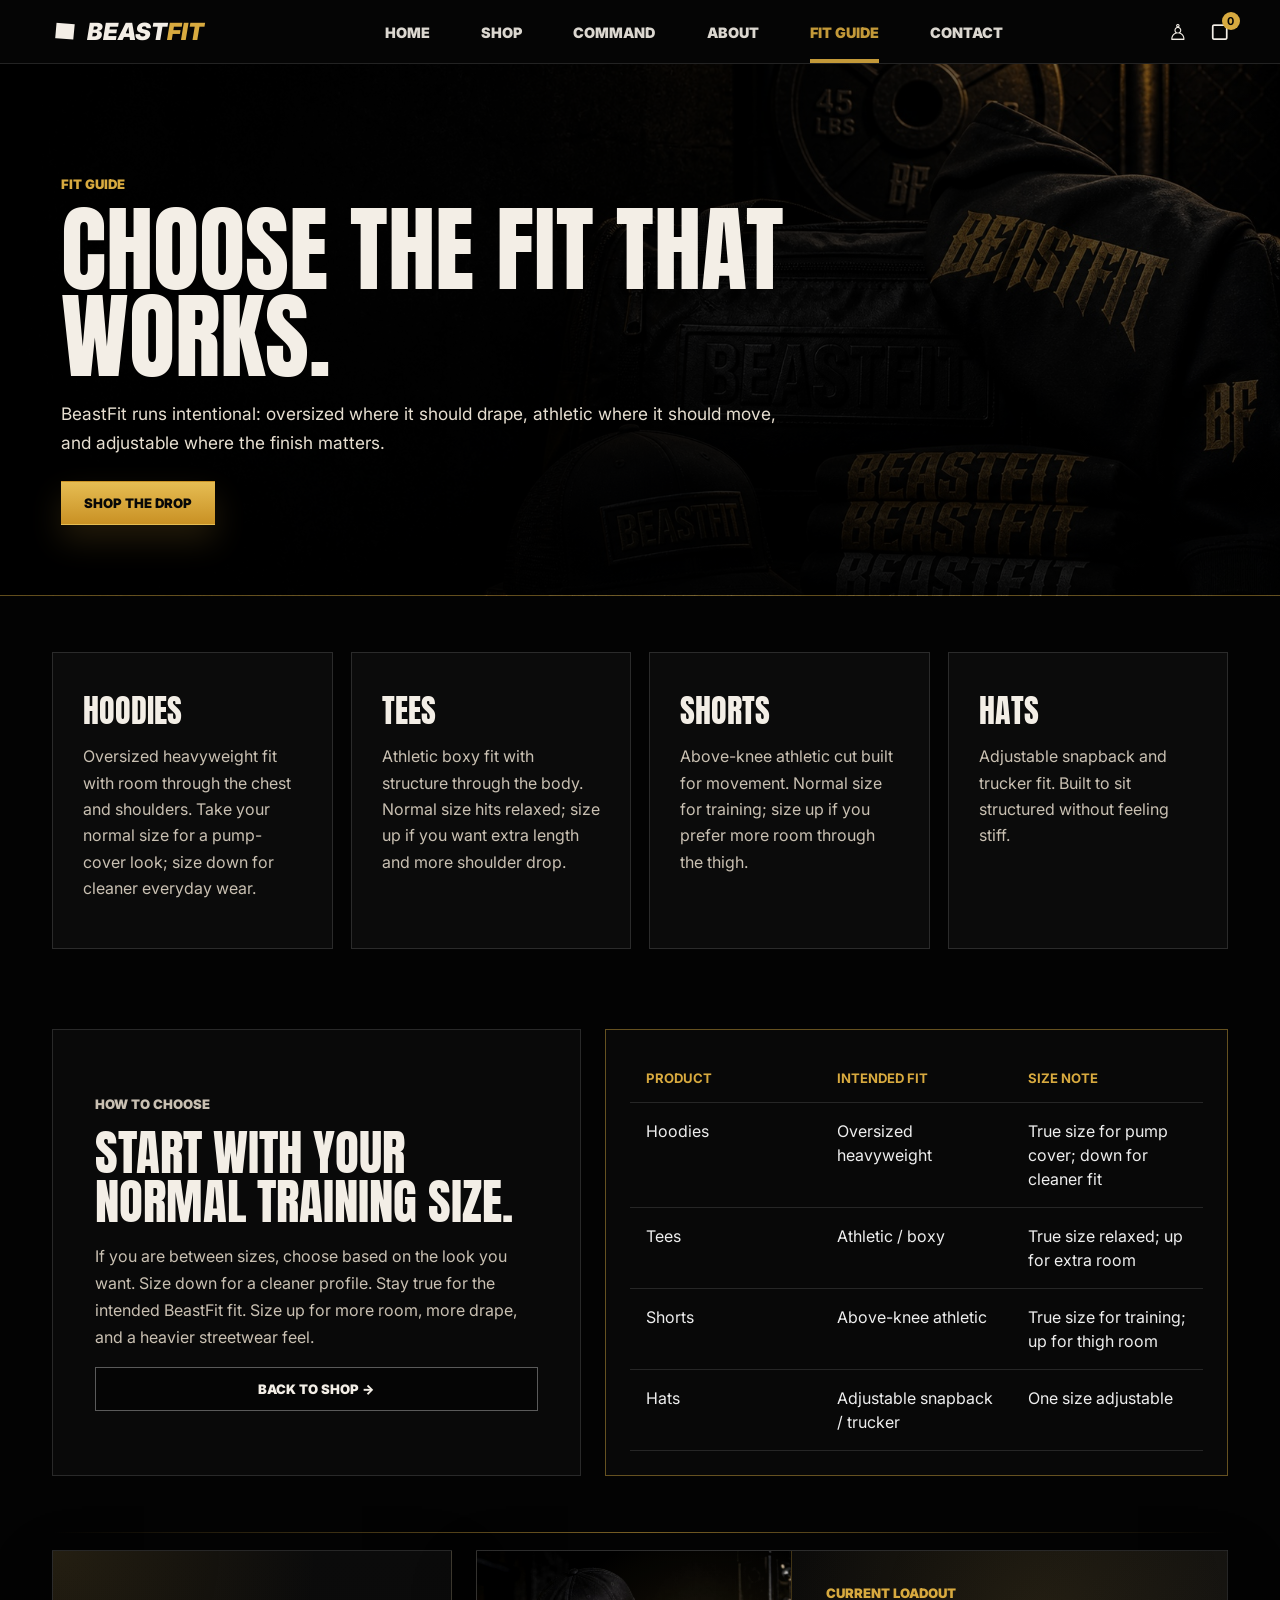
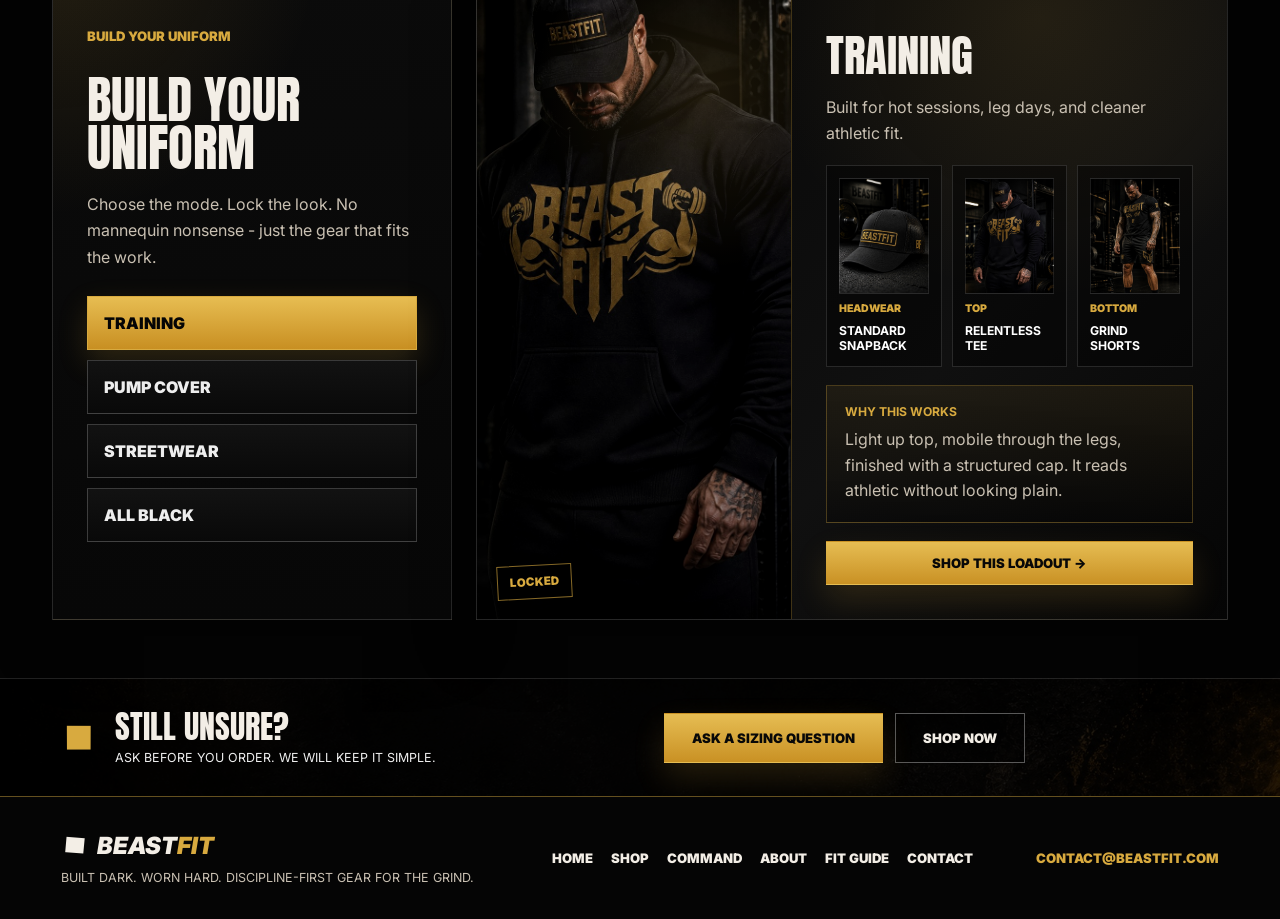
<file: fit-guide.html>
<!DOCTYPE html>
<html lang="en">
<head>
  <meta charset="UTF-8" />
  <meta name="viewport" content="width=device-width, initial-scale=1.0" />
  <title>BeastFit Fit Guide | Hoodies, Tees, Shorts, Hats</title>
  <meta name="description" content="Find your BeastFit size for oversized hoodies, athletic tees, above-knee shorts, and adjustable hats." />
  <link rel="stylesheet" href="style.css" />
  <style>
    .uniform-builder{max-width:var(--max);margin:0 auto;padding:18px clamp(20px,4vw,32px) 58px;display:grid;grid-template-columns:minmax(300px,34%) 1fr;gap:24px;align-items:stretch;position:relative}
    .uniform-builder:before{content:"";position:absolute;left:clamp(20px,4vw,32px);right:clamp(20px,4vw,32px);top:0;height:1px;background:linear-gradient(90deg,transparent,var(--gold),transparent);opacity:.55}
    .uniform-panel{background:linear-gradient(180deg,#0b0b0b,#070707);border:1px solid var(--line);box-shadow:0 24px 60px rgba(0,0,0,.28)}
    .uniform-controls{padding:34px;display:flex;flex-direction:column;justify-content:center;gap:18px;background:radial-gradient(circle at 0 0,rgba(216,170,63,.12),transparent 34%),linear-gradient(180deg,#0b0b0b,#070707)}
    .uniform-controls h2{font-size:clamp(2.5rem,4vw,4rem);line-height:.95}
    .uniform-controls p:not(.kicker){color:var(--muted);line-height:1.65;margin:0 0 8px}
    .uniform-mode-list{display:grid;gap:10px}
    .uniform-mode{min-height:54px;border:1px solid rgba(255,255,255,.2);background:linear-gradient(180deg,#121212,#090909);color:#eee;padding:0 16px;text-align:left;text-transform:uppercase;font-weight:950;cursor:pointer;transition:background .18s ease,border-color .18s ease,color .18s ease,transform .18s ease,box-shadow .18s ease}
    .uniform-mode:hover,.uniform-mode:focus-visible{border-color:var(--gold);color:var(--gold);box-shadow:inset 0 0 0 1px rgba(216,170,63,.12)}
    .uniform-mode.active{color:#050505;background:linear-gradient(180deg,#e7bd52,#c88f22);border-color:var(--gold);box-shadow:0 12px 30px rgba(216,170,63,.18)}
    .uniform-board{display:grid;grid-template-columns:minmax(280px,42%) 1fr;overflow:hidden;background:radial-gradient(circle at 75% 10%,rgba(216,170,63,.11),transparent 34%),linear-gradient(135deg,#050505,#101010 62%,#050505)}
    .uniform-hero-card{min-height:520px;position:relative;overflow:hidden;border-right:1px solid rgba(216,170,63,.28);background:#050505}
    .uniform-hero-card:after{content:"";position:absolute;inset:0;background:linear-gradient(180deg,rgba(0,0,0,.08),rgba(0,0,0,.48)),radial-gradient(circle at 72% 22%,rgba(216,170,63,.16),transparent 30%)}
    .uniform-hero-image{position:absolute;inset:0;background:url('assets/tees.jpg') center 38%/cover no-repeat;filter:contrast(1.04) saturate(.94);transition:opacity .2s ease,transform .24s ease,background-image .2s ease}
    .uniform-builder.is-swapping .uniform-hero-image{opacity:.55;transform:scale(1.015)}
    .uniform-stamp{position:absolute;left:20px;bottom:20px;z-index:3;border:1px solid rgba(216,170,63,.62);color:var(--gold);background:rgba(0,0,0,.68);padding:9px 12px;text-transform:uppercase;font-weight:950;font-size:.72rem;transform:rotate(-3deg)}
    .uniform-loadout{padding:34px;display:flex;flex-direction:column;justify-content:center;gap:18px}
    .uniform-loadout h3{font-size:clamp(2.2rem,3.5vw,3.5rem);line-height:1}
    .uniform-loadout p:not(.kicker){color:var(--muted);line-height:1.62;margin:0}
    .uniform-gear-grid{display:grid;grid-template-columns:repeat(3,minmax(0,1fr));gap:10px}
    .uniform-gear-card{min-width:0;display:grid;gap:8px;padding:12px;background:rgba(0,0,0,.46);border:1px solid rgba(255,255,255,.13)}
    .uniform-gear-card.is-empty{opacity:.48}
    .uniform-thumb{min-height:116px;background:#111 center 42%/cover no-repeat;border:1px solid rgba(255,255,255,.1)}
    .uniform-gear-card span{color:var(--gold);text-transform:uppercase;font-size:.66rem;font-weight:950}
    .uniform-gear-card strong{color:#fff;text-transform:uppercase;font-size:.76rem;line-height:1.25}
    .uniform-why{border:1px solid rgba(216,170,63,.3);background:linear-gradient(180deg,rgba(216,170,63,.08),rgba(0,0,0,.28));padding:18px}
    .uniform-why strong{display:block;color:var(--gold);text-transform:uppercase;font-size:.76rem;margin-bottom:8px}
    @media(max-width:920px){.uniform-builder{grid-template-columns:1fr}.uniform-board{grid-template-columns:1fr}.uniform-hero-card{min-height:390px;border-right:0;border-bottom:1px solid rgba(216,170,63,.28)}}
    @media(max-width:760px){.uniform-builder{padding:0 18px 36px;gap:18px}.uniform-controls,.uniform-loadout{padding:24px}.uniform-mode-list{gap:9px}.uniform-mode{min-height:54px;width:100%}.uniform-hero-card{min-height:280px}.uniform-gear-grid{grid-template-columns:1fr}.uniform-thumb{min-height:150px}}
    @media(prefers-reduced-motion:reduce){.uniform-hero-image,.uniform-mode{transition:none!important}}
    .mobile-command-dock{display:none}
    @media(max-width:760px){.mobile-command-dock{position:fixed;left:10px;right:10px;bottom:calc(10px + env(safe-area-inset-bottom));z-index:185;display:grid;gap:7px;padding:9px;background:rgba(3,3,3,.95);border:1px solid rgba(216,170,63,.58);box-shadow:0 18px 48px rgba(0,0,0,.58)}.mobile-command-dock__status{color:var(--gold);text-align:center;text-transform:uppercase;font-size:.68rem;font-weight:950;letter-spacing:.08em}.mobile-command-dock__links{display:grid;grid-template-columns:repeat(4,1fr);gap:6px}.mobile-command-dock a{min-height:38px;display:grid;place-items:center;background:#0b0b0b;border:1px solid rgba(255,255,255,.14);color:#fff;text-transform:uppercase;font-size:.66rem;font-weight:950}.mobile-command-dock a.active,.mobile-command-dock a:active{background:var(--gold);color:#050505;border-color:var(--gold)}body.impact-popup-open .mobile-command-dock{opacity:0;pointer-events:none;transform:translateY(120%)}.site-footer{padding-bottom:118px}}
    @media(prefers-reduced-motion:reduce){.mobile-command-dock{transition:none!important}}
  </style>
</head>
<body>
  <header class="topbar solid" id="topbar">
    <a class="brand" href="index.html"><span class="brand-mark">&#9670;</span><span>BEAST<span>FIT</span></span></a>
    <button class="menu-toggle" id="menuToggle" type="button" aria-label="Open menu" aria-controls="navMenu" aria-expanded="false">&#9776;</button>
    <nav class="nav" id="navMenu" aria-label="Primary navigation">
      <a href="index.html">Home</a>
      <a href="shop.html">Shop</a>
      <a href="drop-command.html">Command</a>
      <a href="about.html">About</a>
      <a class="active" href="fit-guide.html">Fit Guide</a>
      <a href="contact.html">Contact</a>
    </nav>
    <div class="nav-icons" aria-hidden="true"><span>&#9817;</span><span class="bag">&#9634;<b>0</b></span></div>
  </header>

  <main class="page-main">
    <section class="page-hero fit-guide-hero">
      <p class="kicker">Fit Guide</p>
      <h1>Choose the fit that works.</h1>
      <p>BeastFit runs intentional: oversized where it should drape, athletic where it should move, and adjustable where the finish matters.</p>
      <div class="hero-mini-actions">
        <a href="shop.html" class="btn gold small">Shop The Drop</a>
      </div>
    </section>

    <section class="fit-cards">
      <article>
        <h2>Hoodies</h2>
        <p>Oversized heavyweight fit with room through the chest and shoulders. Take your normal size for a pump-cover look; size down for cleaner everyday wear.</p>
      </article>
      <article>
        <h2>Tees</h2>
        <p>Athletic boxy fit with structure through the body. Normal size hits relaxed; size up if you want extra length and more shoulder drop.</p>
      </article>
      <article>
        <h2>Shorts</h2>
        <p>Above-knee athletic cut built for movement. Normal size for training; size up if you prefer more room through the thigh.</p>
      </article>
      <article>
        <h2>Hats</h2>
        <p>Adjustable snapback and trucker fit. Built to sit structured without feeling stiff.</p>
      </article>
    </section>

    <section class="size-section">
      <div class="size-copy">
        <p class="kicker">How to choose</p>
        <h2>Start with your normal training size.</h2>
        <p>If you are between sizes, choose based on the look you want. Size down for a cleaner profile. Stay true for the intended BeastFit fit. Size up for more room, more drape, and a heavier streetwear feel.</p>
        <a href="shop.html" class="btn outline small">Back to Shop &rarr;</a>
      </div>
      <div class="size-table-wrap">
        <table class="fit-table">
          <thead>
            <tr>
              <th>Product</th>
              <th>Intended Fit</th>
              <th>Size Note</th>
            </tr>
          </thead>
          <tbody>
            <tr>
              <td data-label="Product">Hoodies</td>
              <td data-label="Intended Fit">Oversized heavyweight</td>
              <td data-label="Size Note">True size for pump cover; down for cleaner fit</td>
            </tr>
            <tr>
              <td data-label="Product">Tees</td>
              <td data-label="Intended Fit">Athletic / boxy</td>
              <td data-label="Size Note">True size relaxed; up for extra room</td>
            </tr>
            <tr>
              <td data-label="Product">Shorts</td>
              <td data-label="Intended Fit">Above-knee athletic</td>
              <td data-label="Size Note">True size for training; up for thigh room</td>
            </tr>
            <tr>
              <td data-label="Product">Hats</td>
              <td data-label="Intended Fit">Adjustable snapback / trucker</td>
              <td data-label="Size Note">One size adjustable</td>
            </tr>
          </tbody>
        </table>
      </div>
    </section>

    <section class="uniform-builder" id="build-uniform" data-uniform-mode="training" aria-labelledby="uniformBuilderTitle">
      <div class="uniform-panel uniform-controls">
        <p class="kicker">Build Your Uniform</p>
        <h2 id="uniformBuilderTitle">Build Your Uniform</h2>
        <p>Choose the mode. Lock the look. No mannequin nonsense - just the gear that fits the work.</p>

        <div class="uniform-mode-list" role="group" aria-label="Choose a BeastFit loadout mode">
          <button class="uniform-mode active" type="button" data-uniform-mode="training" aria-pressed="true">Training</button>
          <button class="uniform-mode" type="button" data-uniform-mode="pump" aria-pressed="false">Pump Cover</button>
          <button class="uniform-mode" type="button" data-uniform-mode="streetwear" aria-pressed="false">Streetwear</button>
          <button class="uniform-mode" type="button" data-uniform-mode="blackout" aria-pressed="false">All Black</button>
        </div>
      </div>

      <div class="uniform-panel uniform-board">
        <div class="uniform-hero-card">
          <div class="uniform-hero-image" id="uniformHeroImage" role="img" aria-label="Training BeastFit loadout preview"></div>
          <span class="uniform-stamp">Locked</span>
        </div>

        <div class="uniform-loadout">
          <p class="kicker">Current Loadout</p>
          <h3 id="uniformModeTitle">Training</h3>
          <p id="uniformModeCopy">Built for hot sessions, leg days, and cleaner athletic fit.</p>

          <div class="uniform-gear-grid" aria-live="polite">
            <article class="uniform-gear-card" data-uniform-slot="headwear">
              <div class="uniform-thumb" id="uniformHeadwearImage" role="img" aria-label="Selected headwear"></div>
              <span>Headwear</span>
              <strong id="uniformHeadwear">Standard Snapback</strong>
            </article>
            <article class="uniform-gear-card" data-uniform-slot="top">
              <div class="uniform-thumb" id="uniformTopImage" role="img" aria-label="Selected top"></div>
              <span>Top</span>
              <strong id="uniformTop">Relentless Tee</strong>
            </article>
            <article class="uniform-gear-card" data-uniform-slot="bottom">
              <div class="uniform-thumb" id="uniformBottomImage" role="img" aria-label="Selected bottom"></div>
              <span>Bottom</span>
              <strong id="uniformBottom">Grind Shorts</strong>
            </article>
          </div>

          <div class="uniform-why">
            <strong>Why this works</strong>
            <p id="uniformWhy">Light up top, mobile through the legs, finished with a structured cap. It reads athletic without looking plain.</p>
          </div>

          <a class="btn gold small" href="shop.html">Shop This Loadout &rarr;</a>
        </div>
      </div>
    </section>

    <section class="join-strip">
      <div class="join-left">
        <span class="join-mark">&#9670;</span>
        <div>
          <h2>Still unsure?</h2>
          <p>Ask before you order. We will keep it simple.</p>
        </div>
      </div>
      <div class="join-form fake-form-actions">
        <a href="contact.html" class="btn gold">Ask a sizing question</a>
        <a href="shop.html" class="btn outline">Shop Now</a>
      </div>
    </section>
  </main>

  <footer class="site-footer">
    <div class="footer-brand">
      <a class="brand" href="index.html"><span class="brand-mark">&#9670;</span><span>BEAST<span>FIT</span></span></a>
      <p>BUILT DARK. WORN HARD. Discipline-first gear for the grind.</p>
    </div>
    <nav class="footer-nav" aria-label="Footer navigation">
      <a href="index.html">Home</a>
      <a href="shop.html">Shop</a>
      <a href="drop-command.html">Command</a>
      <a href="about.html">About</a>
      <a href="fit-guide.html">Fit Guide</a>
      <a href="contact.html">Contact</a>
    </nav>
    <a class="footer-email" href="mailto:contact@beastfit.com">contact@beastfit.com</a>
  </footer>

  <div class="mobile-command-dock" aria-label="Mobile command dock">
    <div class="mobile-command-dock__status">DROP 001 ACTIVE</div>
    <nav class="mobile-command-dock__links" aria-label="Drop shortcuts">
      <a href="shop.html">Shop</a>
      <a href="drop-command.html">Command</a>
      <a class="active" href="fit-guide.html">Fit</a>
      <a href="index.html#contact">Join</a>
    </nav>
  </div>

  <script src="script.js"></script>
</body>
</html>
</file>
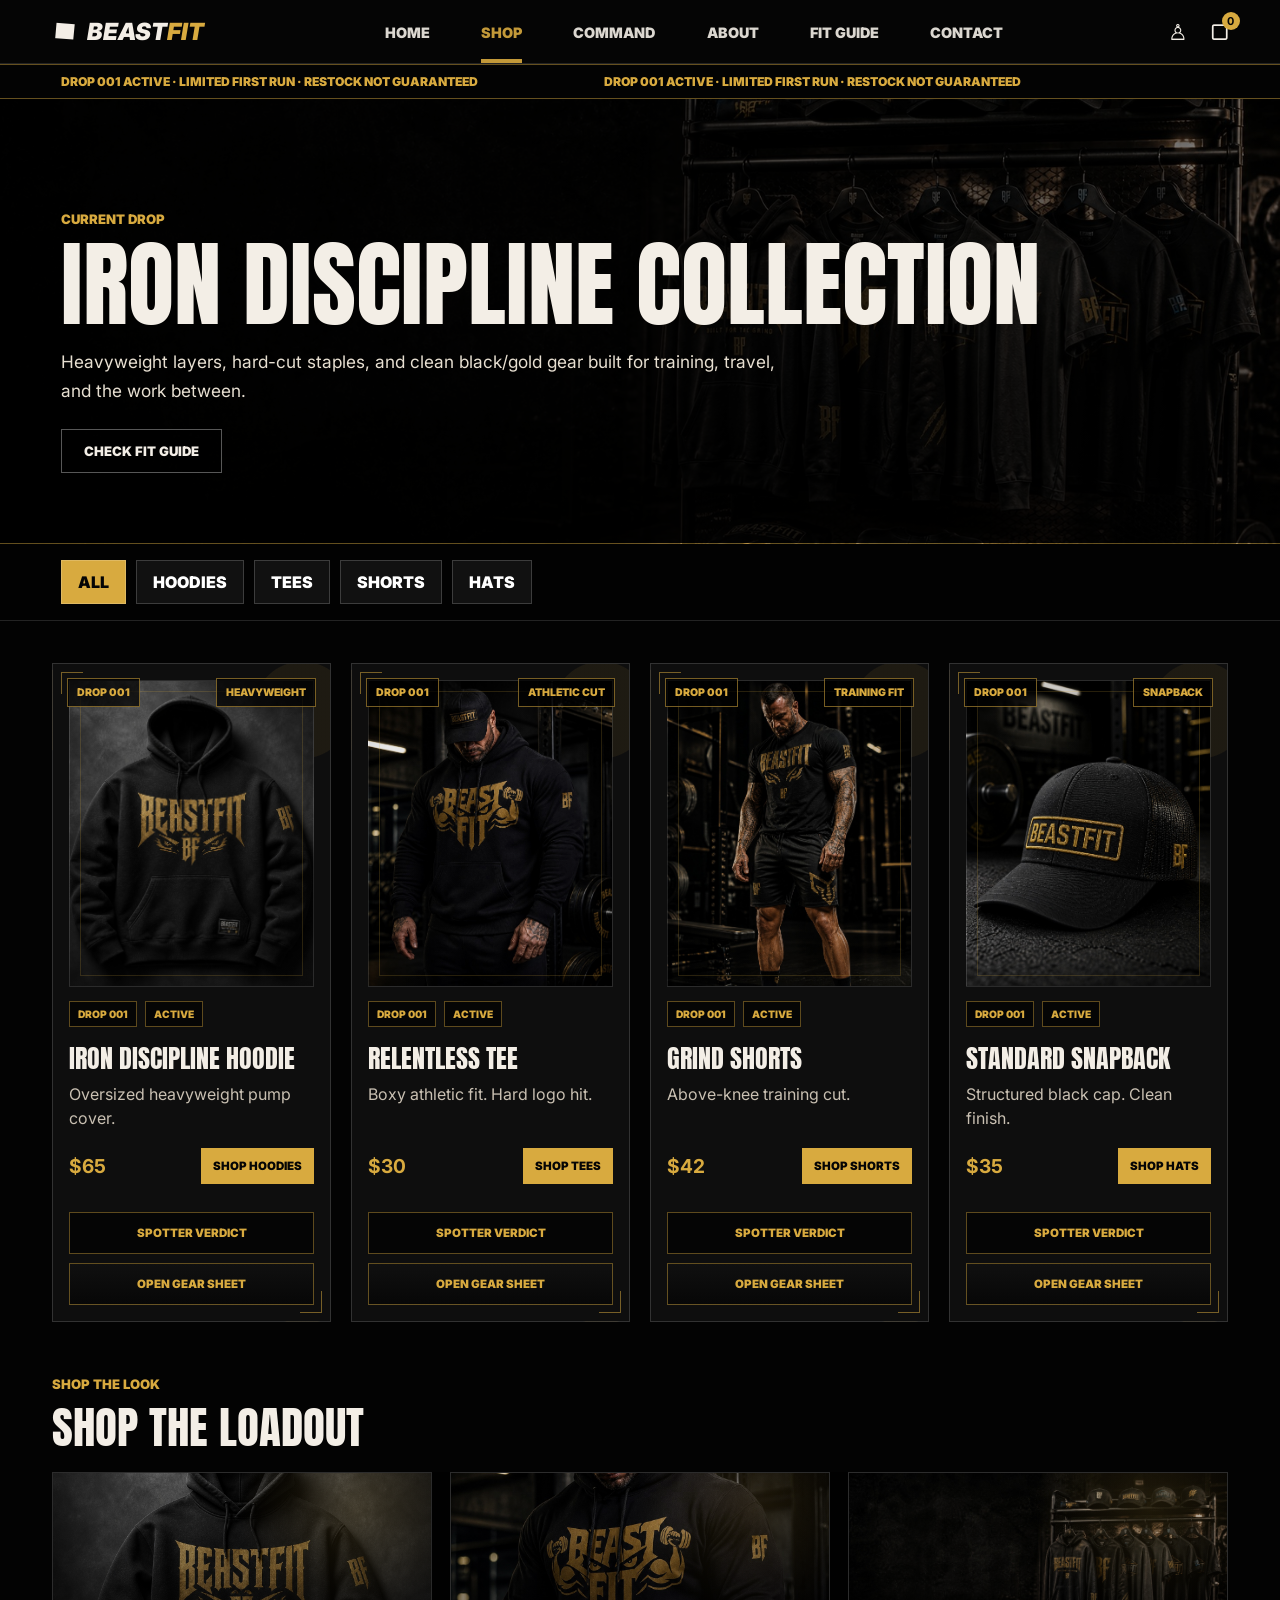
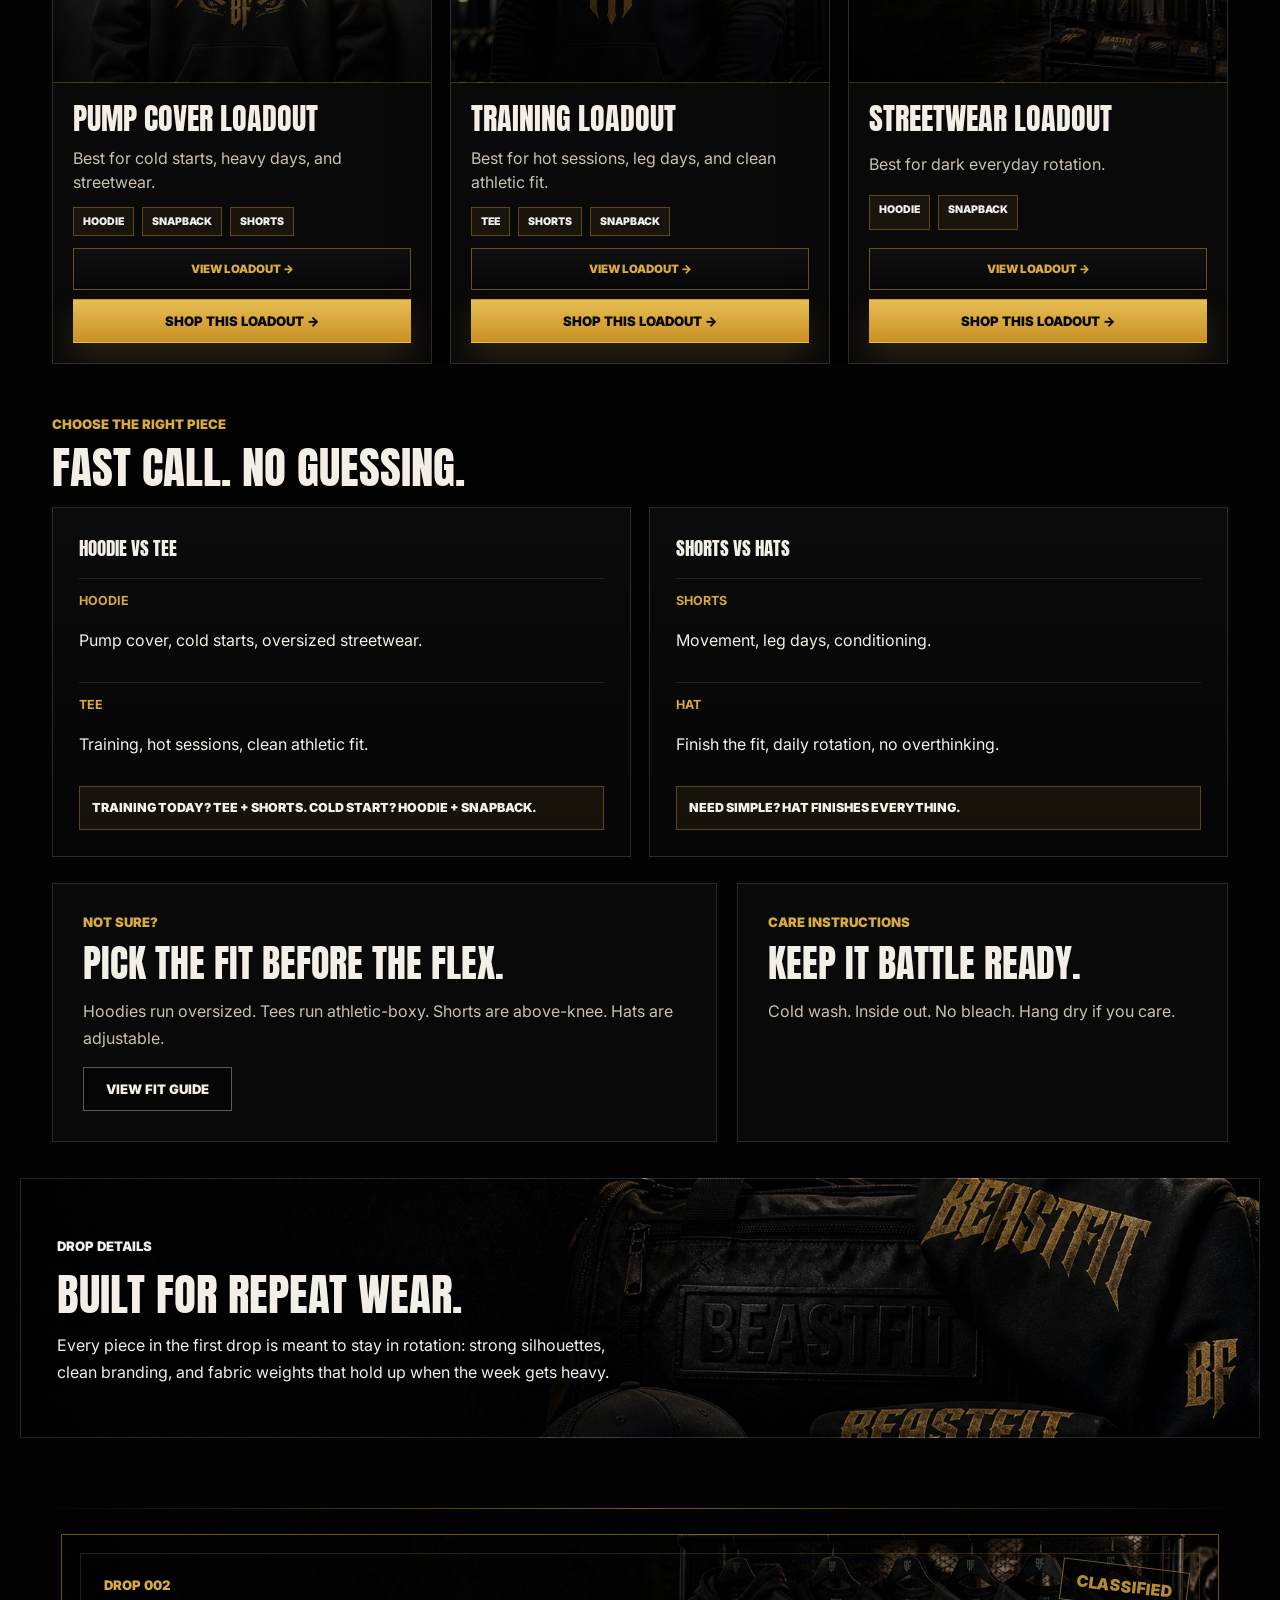
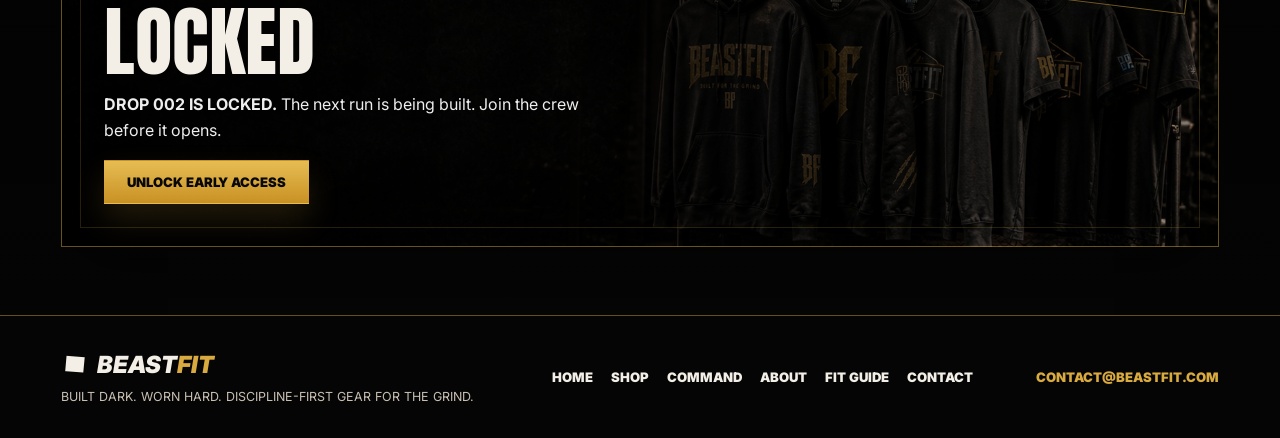
<file: shop.html>
<!DOCTYPE html>
<html lang="en">
<head>
  <meta charset="UTF-8" />
  <meta name="viewport" content="width=device-width, initial-scale=1.0" />
  <title>Shop BeastFit | Iron Discipline Collection</title>
  <meta name="description" content="Shop BeastFit hoodies, tees, shorts, and hats from the Iron Discipline collection." />
  <link rel="stylesheet" href="style.css" />
  <style>
    .spotter-toggle{margin-top:14px;min-height:42px;width:100%;border:1px solid rgba(216,170,63,.42);background:rgba(0,0,0,.62);color:var(--gold);text-transform:uppercase;font-weight:950;font-size:.72rem;cursor:pointer;transition:background .18s ease,color .18s ease,border-color .18s ease}
    .spotter-toggle:hover,.spotter-toggle:focus-visible,.product-card.is-verdict-open .spotter-toggle{background:var(--gold);border-color:var(--gold);color:#050505}
    .spotter-verdict{margin-top:12px;padding:18px;border:1px solid rgba(216,170,63,.36);background:linear-gradient(180deg,#080808,#030303);box-shadow:inset 0 0 0 1px rgba(255,255,255,.03)}
    .spotter-verdict h4{margin:0 0 12px;color:var(--gold);text-transform:uppercase;font-size:.82rem;letter-spacing:0}
    .spotter-verdict dl{margin:0;display:grid;gap:9px}
    .spotter-verdict dt{color:var(--gold);text-transform:uppercase;font-weight:950;font-size:.68rem}
    .spotter-verdict dd{margin:-6px 0 0;color:#eee;line-height:1.45;font-size:.84rem}
    .product-status-row{display:flex;gap:8px;flex-wrap:wrap;margin:14px 0 0}
    .product-status-row span{border:1px solid rgba(216,170,63,.42);background:rgba(0,0,0,.62);color:var(--gold);padding:6px 8px;text-transform:uppercase;font-size:.64rem;font-weight:950}
    .drop-corner-tag{position:absolute;left:14px;top:14px;z-index:4;padding:7px 9px;background:rgba(0,0,0,.74);border:1px solid rgba(216,170,63,.54);color:var(--gold);font-size:.66rem;font-weight:950;text-transform:uppercase}
    .product-card:after{content:"";position:absolute;inset:8px;z-index:3;pointer-events:none;opacity:.52;background:linear-gradient(var(--gold),var(--gold)) left top/22px 1px no-repeat,linear-gradient(var(--gold),var(--gold)) left top/1px 22px no-repeat,linear-gradient(var(--gold),var(--gold)) right bottom/22px 1px no-repeat,linear-gradient(var(--gold),var(--gold)) right bottom/1px 22px no-repeat;transition:opacity .18s ease,inset .18s ease}
    .product-card:hover:after,.product-card:active:after{opacity:.95;inset:6px}
    .prod-img{transition:background-size .24s ease,filter .18s ease}
    .prod-img:before{content:"";position:absolute;inset:10px;border:1px solid rgba(216,170,63,.18);z-index:2;pointer-events:none}
    .product-card:active{border-color:rgba(216,170,63,.72);box-shadow:inset 0 0 0 1px rgba(216,170,63,.22)}
    .product-card:active .prod-img{filter:brightness(1.08)}
    .drop-locked{position:relative;padding:26px clamp(20px,4.8vw,78px) 68px;background:linear-gradient(180deg,#030303,#050505)}
    .drop-locked:before{content:"";position:absolute;left:clamp(20px,4vw,32px);right:clamp(20px,4vw,32px);top:0;height:1px;background:linear-gradient(90deg,transparent,var(--gold),transparent);opacity:.55}
    .drop-locked-card{max-width:var(--max);min-height:270px;margin:0 auto;position:relative;overflow:hidden;display:flex;flex-direction:column;justify-content:center;align-items:flex-start;padding:42px;border:1px solid rgba(216,170,63,.48);background:linear-gradient(90deg,rgba(0,0,0,.92),rgba(0,0,0,.74) 58%,rgba(0,0,0,.38)),url('assets/product-rack.jpg') center 45%/cover no-repeat;box-shadow:0 24px 70px rgba(0,0,0,.42)}
    .drop-locked-card:before{content:"";position:absolute;inset:18px;border:1px solid rgba(216,170,63,.18);pointer-events:none}
    .drop-locked-card h2{font-size:clamp(3rem,6vw,6rem);line-height:.9}
    .drop-locked-card p:not(.kicker){position:relative;z-index:2;color:#eee;max-width:520px;line-height:1.62}
    .locked-stamp{position:absolute;right:30px;top:30px;z-index:2;color:rgba(216,170,63,.82);border:1px solid rgba(216,170,63,.54);padding:10px 14px;text-transform:uppercase;font-weight:950;transform:rotate(7deg);background:rgba(0,0,0,.52)}
    .mobile-drop-bar{position:fixed;left:12px;right:12px;bottom:calc(12px + env(safe-area-inset-bottom));z-index:180;min-height:54px;display:none;align-items:center;gap:10px;padding:8px 8px 8px 12px;background:rgba(3,3,3,.94);border:1px solid rgba(216,170,63,.56);box-shadow:0 18px 48px rgba(0,0,0,.56);transform:translateY(120%);opacity:0;pointer-events:none;transition:transform .22s ease,opacity .22s ease}
    .mobile-drop-bar span{flex:1;color:var(--gold);text-transform:uppercase;font-weight:950;font-size:.76rem}
    .mobile-drop-bar a{min-height:38px;display:inline-flex;align-items:center;justify-content:center;padding:0 12px;background:var(--gold);color:#050505;text-transform:uppercase;font-size:.68rem;font-weight:950}
    .mobile-drop-bar button{width:36px;height:36px;border:1px solid rgba(255,255,255,.18);background:#080808;color:#fff;font-size:1.25rem;line-height:1}
    body.impact-popup-open .mobile-drop-bar{opacity:0;pointer-events:none;transform:translateY(120%)}
    @media(max-width:760px){.drop-locked{padding:22px 18px 46px}.drop-locked-card{min-height:300px;padding:30px 22px}.locked-stamp{right:18px;top:18px;font-size:.7rem}.mobile-drop-bar.is-visible{display:flex;opacity:1;pointer-events:auto;transform:translateY(0)}body.has-mobile-drop .site-footer{padding-bottom:104px}}
    @media(prefers-reduced-motion:reduce){.spotter-toggle,.prod-img,.mobile-drop-bar{transition:none!important}}
    .mobile-command-dock{display:none}
    @media(max-width:760px){.mobile-command-dock{position:fixed;left:10px;right:10px;bottom:calc(10px + env(safe-area-inset-bottom));z-index:185;display:grid;gap:7px;padding:9px;background:rgba(3,3,3,.95);border:1px solid rgba(216,170,63,.58);box-shadow:0 18px 48px rgba(0,0,0,.58)}.mobile-command-dock__status{color:var(--gold);text-align:center;text-transform:uppercase;font-size:.68rem;font-weight:950;letter-spacing:.08em}.mobile-command-dock__links{display:grid;grid-template-columns:repeat(4,1fr);gap:6px}.mobile-command-dock a{min-height:38px;display:grid;place-items:center;background:#0b0b0b;border:1px solid rgba(255,255,255,.14);color:#fff;text-transform:uppercase;font-size:.66rem;font-weight:950}.mobile-command-dock a.active,.mobile-command-dock a:active{background:var(--gold);color:#050505;border-color:var(--gold)}body.impact-popup-open .mobile-command-dock{opacity:0;pointer-events:none;transform:translateY(120%)}.site-footer{padding-bottom:118px}}
    @media(prefers-reduced-motion:reduce){.mobile-command-dock{transition:none!important}}
    .prod-img:focus-visible{outline:2px solid var(--gold);outline-offset:4px}
    .inspect-tags{position:absolute;z-index:4;left:14px;right:14px;bottom:14px;display:flex;flex-wrap:wrap;gap:7px;opacity:0;transform:translateY(8px);transition:opacity .18s ease,transform .18s ease}
    .inspect-tags span,.gear-sheet__scan span{background:rgba(0,0,0,.74);border:1px solid rgba(216,170,63,.48);color:var(--gold);padding:6px 8px;text-transform:uppercase;font-size:.62rem;font-weight:950;letter-spacing:.04em}
    .product-card:hover .inspect-tags,.product-card:focus-within .inspect-tags,.product-card:active .inspect-tags{opacity:1;transform:translateY(0)}
    .product-action-stack{display:grid;gap:9px;margin-top:14px}
    .gear-sheet-button,.gear-sheet-link{min-height:42px;display:inline-flex;align-items:center;justify-content:center;padding:0 14px;border:1px solid rgba(216,170,63,.44);background:linear-gradient(180deg,#101010,#070707);color:var(--gold);text-align:center;text-decoration:none;text-transform:uppercase;font-weight:950;font-size:.72rem;cursor:pointer;transition:background .18s ease,color .18s ease,border-color .18s ease,transform .18s ease}
    .gear-sheet-button:hover,.gear-sheet-button:focus-visible,.gear-sheet-link:hover,.gear-sheet-link:focus-visible{background:var(--gold);border-color:var(--gold);color:#050505}
    .gear-sheet-link{width:100%;margin-top:14px}
    .loadout-rail-section,.comparison-section{max-width:var(--max);margin:0 auto;padding:26px clamp(20px,4vw,32px)}
    .loadout-rail{display:grid;grid-template-columns:repeat(3,minmax(0,1fr));gap:18px;overflow:hidden}
    .loadout-tile{display:grid;grid-template-rows:210px 1fr;min-width:0;background:#090909;border:1px solid rgba(255,255,255,.14);box-shadow:0 22px 60px rgba(0,0,0,.22)}
    .loadout-tile__visual{position:relative;background:#111 center 42%/cover no-repeat;border-bottom:1px solid rgba(216,170,63,.24);overflow:hidden}
    .loadout-tile__visual:after{content:"";position:absolute;inset:0;background:linear-gradient(180deg,rgba(0,0,0,.06),rgba(0,0,0,.64)),radial-gradient(circle at 80% 18%,rgba(216,170,63,.16),transparent 34%)}
    .loadout-pump{background-image:url('assets/hoodies.jpg')}
    .loadout-training{background-image:url('assets/tees.jpg')}
    .loadout-street{background-image:url('assets/product-rack.jpg')}
    .loadout-tile__body{display:grid;gap:12px;padding:20px}
    .loadout-tile__body h3{font-size:1.9rem;line-height:1}
    .loadout-tile__body p{color:var(--muted);line-height:1.55;margin:0}
    .loadout-chips{display:flex;flex-wrap:wrap;gap:8px}
    .loadout-chips span{border:1px solid rgba(216,170,63,.34);background:rgba(216,170,63,.08);color:#eee;padding:7px 9px;text-transform:uppercase;font-size:.66rem;font-weight:950}
    .loadout-actions{display:grid;gap:9px;margin-top:auto}
    .loadout-actions .gear-sheet-link{margin-top:0}
    .comparison-grid{display:grid;grid-template-columns:repeat(2,minmax(0,1fr));gap:18px}
    .comparison-card{display:grid;gap:16px;background:linear-gradient(180deg,#0b0b0b,#050505);border:1px solid rgba(255,255,255,.14);padding:26px}
    .comparison-card div{display:grid;gap:6px;border-top:1px solid rgba(255,255,255,.1);padding-top:14px}
    .comparison-card strong{color:var(--gold);text-transform:uppercase;font-size:.78rem}
    .comparison-card span{display:block;border:1px solid rgba(216,170,63,.34);background:rgba(216,170,63,.08);color:#f4efe6;padding:12px;text-transform:uppercase;font-size:.78rem;font-weight:950;line-height:1.45}
    body.gear-sheet-open{overflow:hidden}
    body.gear-sheet-open .mobile-command-dock{opacity:0;pointer-events:none;transform:translateY(120%)}
    .gear-sheet{position:fixed;inset:0;z-index:260;display:grid;place-items:center;padding:20px;opacity:0;visibility:hidden;pointer-events:none;transition:opacity .2s ease,visibility .2s ease}
    .gear-sheet.is-open{opacity:1;visibility:visible;pointer-events:auto}
    .gear-sheet__backdrop{position:absolute;inset:0;border:0;background:rgba(0,0,0,.78);cursor:pointer}
    .gear-sheet__panel{position:relative;width:min(1080px,100%);max-height:90vh;display:grid;grid-template-rows:auto minmax(0,1fr) auto;background:linear-gradient(135deg,#050505,#101010 62%,#050505);border:1px solid rgba(216,170,63,.48);box-shadow:0 34px 110px rgba(0,0,0,.68);overflow:hidden;transform:translateY(14px) scale(.98);transition:transform .22s ease}
    .gear-sheet.is-open .gear-sheet__panel{transform:translateY(0) scale(1)}
    .gear-sheet__panel:focus{outline:none}
    .gear-sheet__header{display:flex;justify-content:space-between;gap:18px;align-items:center;padding:18px 20px;border-bottom:1px solid rgba(216,170,63,.28);background:rgba(0,0,0,.44)}
    .gear-sheet__header .kicker{margin-bottom:4px}
    .gear-sheet__header strong{color:#eee;text-transform:uppercase;font-size:.76rem;letter-spacing:.06em}
    .gear-sheet__close{width:46px;height:46px;border:1px solid rgba(255,255,255,.18);background:#080808;color:#fff;font-size:1.55rem;cursor:pointer}
    .gear-sheet__close:hover,.gear-sheet__close:focus-visible{border-color:var(--gold);color:var(--gold)}
    .gear-sheet__body{min-height:0;display:grid;grid-template-columns:minmax(280px,38%) minmax(0,1fr);overflow:hidden}
    .gear-sheet__media{position:relative;min-height:560px;border-right:1px solid rgba(216,170,63,.24);background:#050505;overflow:hidden}
    .gear-sheet__image{position:absolute;inset:0;background:center 40%/cover no-repeat;filter:contrast(1.04) saturate(.95)}
    .gear-sheet__media:after{content:"";position:absolute;inset:0;background:linear-gradient(180deg,rgba(0,0,0,.04),rgba(0,0,0,.58)),radial-gradient(circle at 78% 16%,rgba(216,170,63,.16),transparent 30%)}
    .gear-sheet__scan{position:absolute;z-index:3;left:16px;right:16px;bottom:16px;display:flex;flex-wrap:wrap;gap:8px}
    .gear-sheet__content{min-width:0;overflow:auto;padding:26px;display:grid;align-content:start;gap:18px}
    .gear-sheet__title-row{display:flex;justify-content:space-between;gap:18px;align-items:flex-start}
    .gear-sheet__title-row h2{font-size:clamp(2.6rem,5vw,5rem);line-height:.9}
    .gear-sheet__title-row p{color:var(--muted);line-height:1.5;margin:12px 0 0}
    .gear-sheet__title-row > strong{color:var(--gold);font-size:1.35rem;white-space:nowrap}
    .gear-tabs{display:flex;gap:8px;overflow:auto;padding-bottom:4px}
    .gear-tab{min-height:42px;border:1px solid rgba(255,255,255,.15);background:#0c0c0c;color:#eee;padding:0 13px;text-transform:uppercase;font-weight:950;font-size:.7rem;cursor:pointer;white-space:nowrap}
    .gear-tab.active,.gear-tab:hover,.gear-tab:focus-visible{background:var(--gold);border-color:var(--gold);color:#050505}
    .gear-panels{border:1px solid rgba(255,255,255,.12);background:rgba(0,0,0,.28)}
    .gear-panel{display:none;padding:22px}
    .gear-panel.active{display:block}
    .gear-facts{display:grid;gap:13px;margin:0}
    .gear-facts dt{color:var(--gold);text-transform:uppercase;font-weight:950;font-size:.7rem}
    .gear-facts dd{margin:-8px 0 0;color:#eee;line-height:1.55}
    .gear-pairing-grid{display:grid;grid-template-columns:repeat(3,minmax(0,1fr));gap:10px;margin-top:18px}
    .gear-pairing-card{display:grid;gap:9px;padding:10px;background:#090909;border:1px solid rgba(255,255,255,.12)}
    .gear-pairing-card__image{display:block;min-height:118px;background:#111 center 42%/cover no-repeat}
    .gear-pairing-card strong{color:#fff;text-transform:uppercase;font-size:.75rem;line-height:1.25}
    .gear-pairing-card small{color:var(--muted);line-height:1.35}
    .gear-sheet__footer{display:flex;justify-content:space-between;align-items:center;gap:16px;padding:14px 20px;border-top:1px solid rgba(216,170,63,.28);background:#050505}
    .gear-sheet__footer span{color:#eee;text-transform:uppercase;font-weight:950;font-size:.78rem}
    @media(max-width:1120px){.loadout-rail{grid-template-columns:repeat(2,minmax(0,1fr))}}
    @media(max-width:760px){.spotter-toggle,.gear-sheet-button,.gear-sheet-link{min-height:48px;width:100%}.loadout-rail-section,.comparison-section{padding:28px 18px}.loadout-rail{display:flex;gap:14px;overflow-x:auto;overscroll-behavior-x:contain;scroll-snap-type:x mandatory;padding-bottom:8px}.loadout-tile{flex:0 0 min(86vw,360px);scroll-snap-align:start;grid-template-rows:180px 1fr}.comparison-grid{grid-template-columns:1fr}.comparison-card{padding:22px}.gear-sheet{align-items:end;padding:0}.gear-sheet__panel{width:100%;max-height:92vh;border-radius:18px 18px 0 0;grid-template-rows:auto minmax(0,1fr) auto;transform:translateY(110%) scale(1);border-bottom:0}.gear-sheet.is-open .gear-sheet__panel{transform:translateY(0) scale(1)}.gear-sheet__header{position:sticky;top:0;z-index:5;padding:14px 16px}.gear-sheet__body{display:block;overflow:auto}.gear-sheet__media{min-height:230px;border-right:0;border-bottom:1px solid rgba(216,170,63,.24)}.gear-sheet__content{overflow:visible;padding:20px 16px 18px}.gear-sheet__title-row{display:grid}.gear-sheet__title-row h2{font-size:clamp(2.45rem,12vw,3.7rem)}.gear-tabs{margin-inline:-16px;padding:0 16px 6px}.gear-panel{padding:18px}.gear-pairing-grid{grid-template-columns:1fr}.gear-pairing-card{grid-template-columns:104px 1fr;align-items:center}.gear-pairing-card__image{min-height:96px}.gear-sheet__footer{position:sticky;bottom:0;z-index:6;display:grid;padding:12px 16px calc(12px + env(safe-area-inset-bottom))}.gear-sheet__footer .btn{width:100%}}
    @media(prefers-reduced-motion:reduce){.inspect-tags,.gear-sheet,.gear-sheet__panel,.gear-sheet-button,.gear-sheet-link{transition:none!important}}
  </style>
</head>
<body>
  <header class="topbar solid" id="topbar">
    <a class="brand" href="index.html"><span class="brand-mark">◆</span><span>BEAST<span>FIT</span></span></a>
    <button class="menu-toggle" id="menuToggle" type="button" aria-label="Open menu" aria-controls="navMenu" aria-expanded="false">☰</button>
    <nav class="nav" id="navMenu" aria-label="Primary navigation">
      <a href="index.html">Home</a>
      <a class="active" href="shop.html">Shop</a>
      <a href="drop-command.html">Command</a>
      <a href="about.html">About</a>
      <a href="fit-guide.html">Fit Guide</a>
      <a href="contact.html">Contact</a>
    </nav>
    <div class="nav-icons" aria-hidden="true"><span>♙</span><span class="bag">▢<b>0</b></span></div>
  </header>

  <div class="drop-alert" aria-label="Drop status">
    <div class="drop-alert-track">
      <span>DROP 001 ACTIVE · LIMITED FIRST RUN · RESTOCK NOT GUARANTEED</span>
      <span aria-hidden="true">DROP 001 ACTIVE · LIMITED FIRST RUN · RESTOCK NOT GUARANTEED</span>
    </div>
  </div>

  <main class="page-main">
    <section class="shop-head page-hero shop-hero">
      <p class="kicker">Current Drop</p>
      <h1>Iron Discipline Collection</h1>
      <p>Heavyweight layers, hard-cut staples, and clean black/gold gear built for training, travel, and the work between.</p>
      <div class="hero-mini-actions">
        <a href="fit-guide.html" class="btn outline small">Check Fit Guide</a>
      </div>
    </section>

    <section class="shop-filters" aria-label="Product filters">
      <button class="filter-btn active" type="button" data-filter="all" aria-pressed="true">All</button>
      <button class="filter-btn" type="button" data-filter="hoodie" aria-pressed="false">Hoodies</button>
      <button class="filter-btn" type="button" data-filter="tee" aria-pressed="false">Tees</button>
      <button class="filter-btn" type="button" data-filter="shorts" aria-pressed="false">Shorts</button>
      <button class="filter-btn" type="button" data-filter="hat" aria-pressed="false">Hats</button>
    </section>

    <section class="shop-grid" id="gear-intelligence">
      <article class="product-card" id="hoodies" data-category="hoodie" data-product-slug="hoodie">
        <span class="drop-corner-tag">Drop 001</span>
        <div class="prod-img hoodie-prod" role="img" aria-label="Iron Discipline Hoodie gear inspection" tabindex="0">
          <div class="inspect-tags" aria-hidden="true">
            <span>Fit</span>
            <span>Drop 001</span>
            <span>Heavyweight</span>
            <span>Pump Cover</span>
          </div>
        </div>
        <div class="product-status-row"><span>Drop 001</span><span>Active</span></div>
        <h3>Iron Discipline Hoodie</h3>
        <p>Oversized heavyweight pump cover.</p>
        <div class="product-meta"><strong>$65</strong><!-- Future Shopify product URL hook: replace this anchor with the live hoodie URL. --><a href="#hoodies">Shop Hoodies</a></div>
        <div class="product-action-stack">
          <button class="spotter-toggle" type="button" aria-expanded="false" aria-controls="spotter-hoodie">Spotter Verdict</button>
          <button class="gear-sheet-button" type="button" data-gear-open="hoodie">Open Gear Sheet</button>
        </div>
        <div class="spotter-verdict" id="spotter-hoodie" hidden>
          <h4>Spotter Verdict</h4>
          <dl>
            <dt>Buy if:</dt><dd>You want a heavy pump cover, cold-start layer, or streetwear fit.</dd>
            <dt>Don't buy if:</dt><dd>You want lightweight gear for hot training sessions.</dd>
            <dt>Fit call:</dt><dd>Oversized. True size for relaxed. Size down for cleaner fit.</dd>
            <dt>Best pairing:</dt><dd>Standard Snapback + Grind Shorts.</dd>
            <dt>Final call:</dt><dd>The main drop piece.</dd>
          </dl>
          <button class="gear-sheet-link" type="button" data-gear-open="hoodie">Open Full Gear Sheet →</button>
        </div>
      </article>
      <article class="product-card" id="tees" data-category="tee" data-product-slug="tee">
        <span class="drop-corner-tag">Drop 001</span>
        <div class="prod-img tee-prod" role="img" aria-label="Relentless Tee gear inspection" tabindex="0">
          <div class="inspect-tags" aria-hidden="true">
            <span>Fit</span>
            <span>Drop 001</span>
            <span>Training</span>
            <span>Athletic</span>
          </div>
        </div>
        <div class="product-status-row"><span>Drop 001</span><span>Active</span></div>
        <h3>Relentless Tee</h3>
        <p>Boxy athletic fit. Hard logo hit.</p>
        <div class="product-meta"><strong>$30</strong><!-- Future Shopify product URL hook: replace this anchor with the live tee URL. --><a href="#tees">Shop Tees</a></div>
        <div class="product-action-stack">
          <button class="spotter-toggle" type="button" aria-expanded="false" aria-controls="spotter-tee">Spotter Verdict</button>
          <button class="gear-sheet-button" type="button" data-gear-open="tee">Open Gear Sheet</button>
        </div>
        <div class="spotter-verdict" id="spotter-tee" hidden>
          <h4>Spotter Verdict</h4>
          <dl>
            <dt>Buy if:</dt><dd>You want a cleaner training fit that still looks aggressive.</dd>
            <dt>Don't buy if:</dt><dd>You want oversized pump-cover energy.</dd>
            <dt>Fit call:</dt><dd>Athletic-boxy. True size for clean fit. Size up for more room.</dd>
            <dt>Best pairing:</dt><dd>Grind Shorts + Standard Snapback.</dd>
            <dt>Final call:</dt><dd>The everyday training piece.</dd>
          </dl>
          <button class="gear-sheet-link" type="button" data-gear-open="tee">Open Full Gear Sheet →</button>
        </div>
      </article>
      <article class="product-card" id="shorts" data-category="shorts" data-product-slug="shorts">
        <span class="drop-corner-tag">Drop 001</span>
        <div class="prod-img shorts-prod" role="img" aria-label="Grind Shorts gear inspection" tabindex="0">
          <div class="inspect-tags" aria-hidden="true">
            <span>Fit</span>
            <span>Drop 001</span>
            <span>Training</span>
            <span>Movement</span>
          </div>
        </div>
        <div class="product-status-row"><span>Drop 001</span><span>Active</span></div>
        <h3>Grind Shorts</h3>
        <p>Above-knee training cut.</p>
        <div class="product-meta"><strong>$42</strong><!-- Future Shopify product URL hook: replace this anchor with the live shorts URL. --><a href="#shorts">Shop Shorts</a></div>
        <div class="product-action-stack">
          <button class="spotter-toggle" type="button" aria-expanded="false" aria-controls="spotter-shorts">Spotter Verdict</button>
          <button class="gear-sheet-button" type="button" data-gear-open="shorts">Open Gear Sheet</button>
        </div>
        <div class="spotter-verdict" id="spotter-shorts" hidden>
          <h4>Spotter Verdict</h4>
          <dl>
            <dt>Buy if:</dt><dd>You want above-knee training shorts built for movement.</dd>
            <dt>Don't buy if:</dt><dd>You want long, baggy lounge shorts.</dd>
            <dt>Fit call:</dt><dd>True size for training. Size up if you want more thigh room.</dd>
            <dt>Best pairing:</dt><dd>Relentless Tee or Iron Discipline Hoodie.</dd>
            <dt>Final call:</dt><dd>Leg day ready.</dd>
          </dl>
          <button class="gear-sheet-link" type="button" data-gear-open="shorts">Open Full Gear Sheet →</button>
        </div>
      </article>
      <article class="product-card" id="hats" data-category="hat" data-product-slug="snapback">
        <span class="drop-corner-tag">Drop 001</span>
        <div class="prod-img hat-prod" role="img" aria-label="Standard Snapback gear inspection" tabindex="0">
          <div class="inspect-tags" aria-hidden="true">
            <span>Fit</span>
            <span>Drop 001</span>
            <span>Snapback</span>
            <span>Finish</span>
          </div>
        </div>
        <div class="product-status-row"><span>Drop 001</span><span>Active</span></div>
        <h3>Standard Snapback</h3>
        <p>Structured black cap. Clean finish.</p>
        <div class="product-meta"><strong>$35</strong><!-- Future Shopify product URL hook: replace this anchor with the live hat URL. --><a href="#hats">Shop Hats</a></div>
        <div class="product-action-stack">
          <button class="spotter-toggle" type="button" aria-expanded="false" aria-controls="spotter-hat">Spotter Verdict</button>
          <button class="gear-sheet-button" type="button" data-gear-open="snapback">Open Gear Sheet</button>
        </div>
        <div class="spotter-verdict" id="spotter-hat" hidden>
          <h4>Spotter Verdict</h4>
          <dl>
            <dt>Buy if:</dt><dd>You want the easiest way to finish the fit.</dd>
            <dt>Don't buy if:</dt><dd>You hate structured hats.</dd>
            <dt>Fit call:</dt><dd>Adjustable snapback/trucker fit.</dd>
            <dt>Best pairing:</dt><dd>Everything in Drop 001.</dd>
            <dt>Final call:</dt><dd>No overthinking required.</dd>
          </dl>
          <button class="gear-sheet-link" type="button" data-gear-open="snapback">Open Full Gear Sheet →</button>
        </div>
      </article>
    </section>

    <section class="loadout-rail-section" id="shop-loadouts" aria-labelledby="loadoutRailTitle">
      <div class="section-row">
        <div>
          <p class="kicker">Shop the look</p>
          <h2 id="loadoutRailTitle">Shop the Loadout</h2>
        </div>
      </div>
      <div class="loadout-rail" aria-label="BeastFit loadout cards">
        <article class="loadout-tile">
          <div class="loadout-tile__visual loadout-pump" role="img" aria-label="Pump Cover Loadout"></div>
          <div class="loadout-tile__body">
            <h3>Pump Cover Loadout</h3>
            <p>Best for cold starts, heavy days, and streetwear.</p>
            <div class="loadout-chips"><span>Hoodie</span><span>Snapback</span><span>Shorts</span></div>
            <div class="loadout-actions">
              <button type="button" class="gear-sheet-link" data-gear-open="hoodie">View Loadout →</button>
              <a class="btn gold small" href="#hoodies">Shop This Loadout →</a>
            </div>
          </div>
        </article>
        <article class="loadout-tile">
          <div class="loadout-tile__visual loadout-training" role="img" aria-label="Training Loadout"></div>
          <div class="loadout-tile__body">
            <h3>Training Loadout</h3>
            <p>Best for hot sessions, leg days, and clean athletic fit.</p>
            <div class="loadout-chips"><span>Tee</span><span>Shorts</span><span>Snapback</span></div>
            <div class="loadout-actions">
              <button type="button" class="gear-sheet-link" data-gear-open="tee">View Loadout →</button>
              <a class="btn gold small" href="#tees">Shop This Loadout →</a>
            </div>
          </div>
        </article>
        <article class="loadout-tile">
          <div class="loadout-tile__visual loadout-street" role="img" aria-label="Streetwear Loadout"></div>
          <div class="loadout-tile__body">
            <h3>Streetwear Loadout</h3>
            <p>Best for dark everyday rotation.</p>
            <div class="loadout-chips"><span>Hoodie</span><span>Snapback</span></div>
            <div class="loadout-actions">
              <button type="button" class="gear-sheet-link" data-gear-open="snapback">View Loadout →</button>
              <a class="btn gold small" href="#hats">Shop This Loadout →</a>
            </div>
          </div>
        </article>
      </div>
    </section>

    <section class="comparison-section" aria-labelledby="comparisonTitle">
      <div class="section-row compact-row">
        <div>
          <p class="kicker">Choose the right piece</p>
          <h2 id="comparisonTitle">Fast call. No guessing.</h2>
        </div>
      </div>
      <div class="comparison-grid">
        <article class="comparison-card">
          <h3>Hoodie vs Tee</h3>
          <div><strong>Hoodie</strong><p>Pump cover, cold starts, oversized streetwear.</p></div>
          <div><strong>Tee</strong><p>Training, hot sessions, clean athletic fit.</p></div>
          <span>Training today? Tee + Shorts. Cold start? Hoodie + Snapback.</span>
        </article>
        <article class="comparison-card">
          <h3>Shorts vs Hats</h3>
          <div><strong>Shorts</strong><p>Movement, leg days, conditioning.</p></div>
          <div><strong>Hat</strong><p>Finish the fit, daily rotation, no overthinking.</p></div>
          <span>Need simple? Hat finishes everything.</span>
        </article>
      </div>
    </section>

    <section class="shop-help-grid" aria-label="Shopping help">
      <article>
        <p class="kicker">Not sure?</p>
        <h2>Pick the fit before the flex.</h2>
        <p>Hoodies run oversized. Tees run athletic-boxy. Shorts are above-knee. Hats are adjustable.</p>
        <a href="fit-guide.html" class="btn outline small">View Fit Guide</a>
      </article>
      <article>
        <p class="kicker">Care instructions</p>
        <h2>Keep it battle ready.</h2>
        <p>Cold wash. Inside out. No bleach. Hang dry if you care.</p>
      </article>
    </section>

    <section class="feature-band product-display-band">
      <div>
        <p class="kicker">Drop details</p>
        <h2>Built for repeat wear.</h2>
        <p>Every piece in the first drop is meant to stay in rotation: strong silhouettes, clean branding, and fabric weights that hold up when the week gets heavy.</p>
      </div>
    </section>

    <section class="drop-locked" aria-labelledby="shopDropLockedTitle">
      <div class="drop-locked-card">
        <span class="locked-stamp">Classified</span>
        <p class="kicker">Drop 002</p>
        <h2 id="shopDropLockedTitle">Locked</h2>
        <p><strong>DROP 002 IS LOCKED.</strong> The next run is being built. Join the crew before it opens.</p>
        <a class="btn gold small" href="index.html#contact">Unlock Early Access</a>
      </div>
    </section>

    <!-- Future Shopify embed hook: add live Buy Button components here only if embedded checkout is introduced. -->
  </main>

  <footer class="site-footer">
    <div class="footer-brand">
      <a class="brand" href="index.html"><span class="brand-mark">◆</span><span>BEAST<span>FIT</span></span></a>
      <p>BUILT DARK. WORN HARD. Discipline-first gear for the grind.</p>
    </div>
    <nav class="footer-nav" aria-label="Footer navigation">
      <a href="index.html">Home</a>
      <a href="shop.html">Shop</a>
      <a href="drop-command.html">Command</a>
      <a href="about.html">About</a>
      <a href="fit-guide.html">Fit Guide</a>
      <a href="contact.html">Contact</a>
    </nav>
    <a class="footer-email" href="mailto:contact@beastfit.com">contact@beastfit.com</a>
  </footer>

  <div class="mobile-command-dock" aria-label="Mobile command dock">
    <div class="mobile-command-dock__status">DROP 001 ACTIVE</div>
    <nav class="mobile-command-dock__links" aria-label="Drop shortcuts">
      <a class="active" href="shop.html">Shop</a>
      <a href="drop-command.html">Command</a>
      <a href="fit-guide.html">Fit</a>
      <a href="index.html#contact">Join</a>
    </nav>
  </div>

  <div class="gear-sheet" id="gearSheet" aria-hidden="true">
    <button class="gear-sheet__backdrop" type="button" aria-label="Close gear sheet" data-gear-close></button>
    <section class="gear-sheet__panel" role="dialog" aria-modal="true" aria-labelledby="gearSheetTitle" tabindex="-1">
      <header class="gear-sheet__header">
        <div>
          <p class="kicker">Gear Sheet</p>
          <strong id="gearSheetMeta">DROP 001 · ACTIVE</strong>
        </div>
        <button class="gear-sheet__close" type="button" aria-label="Close gear sheet" data-gear-close>&times;</button>
      </header>

      <div class="gear-sheet__body">
        <div class="gear-sheet__media">
          <div class="gear-sheet__image" id="gearSheetImage" role="img" aria-label="Selected BeastFit product"></div>
          <div class="gear-sheet__scan" id="gearSheetScan" aria-hidden="true"></div>
        </div>

        <div class="gear-sheet__content">
          <div class="gear-sheet__title-row">
            <div>
              <h2 id="gearSheetTitle">Iron Discipline Hoodie</h2>
              <p id="gearSheetUse">Pump cover / cold starts / streetwear</p>
            </div>
            <strong id="gearSheetPrice">$65</strong>
          </div>

          <nav class="gear-tabs" aria-label="Gear Sheet sections">
            <button class="gear-tab active" type="button" data-gear-tab="verdict" aria-pressed="true">Verdict</button>
            <button class="gear-tab" type="button" data-gear-tab="fit" aria-pressed="false">Fit</button>
            <button class="gear-tab" type="button" data-gear-tab="pairings" aria-pressed="false">Pairings</button>
            <button class="gear-tab" type="button" data-gear-tab="care" aria-pressed="false">Care</button>
            <button class="gear-tab" type="button" data-gear-tab="shop" aria-pressed="false">Shop</button>
          </nav>

          <div class="gear-panels">
            <section class="gear-panel active" data-gear-panel="verdict">
              <dl class="gear-facts">
                <dt>Buy if</dt><dd id="gearSheetBuyIf"></dd>
                <dt>Don't buy if</dt><dd id="gearSheetDontBuyIf"></dd>
                <dt>Final call</dt><dd id="gearSheetFinalCall"></dd>
              </dl>
            </section>

            <section class="gear-panel" data-gear-panel="fit">
              <dl class="gear-facts">
                <dt>Fit type</dt><dd id="gearSheetFit"></dd>
                <dt>Fit call</dt><dd id="gearSheetFitCall"></dd>
                <dt>Use case</dt><dd id="gearSheetUseCase"></dd>
              </dl>
            </section>

            <section class="gear-panel" data-gear-panel="pairings">
              <dl class="gear-facts">
                <dt>Best pairing</dt><dd id="gearSheetPairing"></dd>
              </dl>
              <div class="gear-pairing-grid" id="gearSheetPairings"></div>
            </section>

            <section class="gear-panel" data-gear-panel="care">
              <dl class="gear-facts">
                <dt>Care instructions</dt><dd id="gearSheetCare"></dd>
              </dl>
            </section>

            <section class="gear-panel" data-gear-panel="shop">
              <p id="gearSheetShopCopy">Open the right product section and keep the decision moving.</p>
              <!-- Future Shopify product URL hook: the Gear Sheet CTA is populated from product.shopPath in script.js. Replace those safe page anchors with live Shopify product URLs when ready. -->
              <a class="btn gold" id="gearSheetShopLink" href="#hoodies">Shop This Piece →</a>
            </section>
          </div>
        </div>
      </div>

      <footer class="gear-sheet__footer">
        <span id="gearSheetFooterCall">The main drop piece.</span>
        <a class="btn gold small" id="gearSheetStickyLink" href="#hoodies">Shop This Piece →</a>
      </footer>
    </section>
  </div>

  <script src="script.js"></script>
</body>
</html>
</file>
<file: style.css>
@import url('https://fonts.googleapis.com/css2?family=Anton&family=Inter:wght@400;600;700;800;900&display=swap');

:root{
  --black:#020202;
  --ink:#050505;
  --panel:#090909;
  --panel2:#101010;
  --white:#f3eee6;
  --muted:#c9c0b2;
  --gold:#d8aa3f;
  --gold2:#a97614;
  --line:rgba(255,255,255,.13);
  --goldLine:rgba(216,170,63,.45);
  --max:1240px;
}

*{box-sizing:border-box}
html{scroll-behavior:smooth}
body{
  margin:0;
  background:var(--black);
  color:var(--white);
  font-family:Inter,Arial,sans-serif;
  overflow-x:hidden;
}
body:before{
  content:"";
  position:fixed;
  inset:0;
  pointer-events:none;
  opacity:.14;
  z-index:0;
  background:
    linear-gradient(rgba(255,255,255,.022) 1px,transparent 1px),
    linear-gradient(90deg,rgba(255,255,255,.018) 1px,transparent 1px);
  background-size:44px 44px;
  mask-image:linear-gradient(to bottom,rgba(0,0,0,.7),transparent 78%);
}
a{color:inherit;text-decoration:none}
button,input,textarea{font:inherit}
button{border-radius:0}
main{position:relative;z-index:1}
:focus-visible{outline:2px solid var(--gold);outline-offset:4px}

.topbar{
  height:64px;
  position:fixed;
  inset:0 0 auto 0;
  z-index:100;
  display:grid;
  grid-template-columns:240px minmax(0,1fr) 132px;
  align-items:center;
  padding:0 clamp(20px,4vw,72px);
  background:rgba(3,3,3,.91);
  border-bottom:1px solid rgba(255,255,255,.12);
  backdrop-filter:blur(12px);
}
.topbar.solid{background:#050505}
.brand{
  display:flex;
  align-items:center;
  gap:10px;
  font-weight:950;
  font-size:1.48rem;
  font-style:italic;
}
.brand span span{color:var(--gold)}
.brand-mark{
  color:var(--white);
  font-size:1.55rem;
  line-height:1;
  transform:rotate(45deg);
  display:inline-block;
}
.nav{
  display:flex;
  justify-content:center;
  gap:clamp(24px,4vw,54px);
  text-transform:uppercase;
  font-weight:900;
  font-size:.9rem;
}
.nav a{
  opacity:.9;
  position:relative;
  padding:24px 0 22px;
}
.nav a:before{
  content:"";
  position:absolute;
  left:50%;
  top:13px;
  width:34px;
  height:8px;
  opacity:0;
  transform:translate(-50%,8px);
  transition:opacity .18s ease,transform .18s ease;
  background:
    radial-gradient(circle at 3px 50%,var(--gold) 0 3px,transparent 3.5px),
    radial-gradient(circle at 31px 50%,var(--gold) 0 3px,transparent 3.5px),
    linear-gradient(var(--gold),var(--gold)) center/24px 2px no-repeat;
}
.nav a:hover:before{opacity:.75;transform:translate(-50%,0)}
.nav a.active,.nav a:hover{color:var(--gold)}
.nav a.active:after{
  content:"";
  position:absolute;
  height:4px;
  background:var(--gold);
  left:0;
  right:0;
  bottom:0;
}
.nav-icons{display:flex;justify-content:flex-end;gap:22px;font-size:1.35rem}
.bag{position:relative}
.bag b{
  position:absolute;
  right:-11px;
  top:-7px;
  width:18px;
  height:18px;
  border-radius:50%;
  display:grid;
  place-items:center;
  background:var(--gold);
  color:#060606;
  font-size:.68rem;
}
.menu-toggle{display:none}

h1,h2,h3{font-family:Anton,Impact,'Arial Black',sans-serif;font-weight:400;text-transform:uppercase;margin:0}
.kicker{margin:0 0 14px;text-transform:uppercase;color:var(--gold);font-weight:950;font-size:.82rem}
.btn{
  min-height:50px;
  display:inline-flex;
  align-items:center;
  justify-content:center;
  padding:0 27px;
  border:1px solid transparent;
  text-transform:uppercase;
  font-weight:950;
  font-size:.82rem;
  transition:transform .18s ease,border-color .18s ease,background .18s ease,color .18s ease,box-shadow .18s ease;
}
.btn:hover{transform:translateY(-1px)}
.btn.gold{
  position:relative;
  overflow:hidden;
  color:#080808;
  background:linear-gradient(180deg,#e6bd53,#c99124);
  box-shadow:0 15px 32px rgba(216,170,63,.16);
}
.btn.gold:after{
  content:"";
  position:absolute;
  top:-45%;
  left:-65%;
  width:42%;
  height:190%;
  pointer-events:none;
  transform:skewX(-24deg);
  background:linear-gradient(90deg,transparent,rgba(255,255,255,.42),transparent);
}
.btn.gold:hover:after{animation:buttonShine .56s ease forwards}
.btn.outline{background:rgba(0,0,0,.42);border-color:rgba(255,255,255,.34)}
.btn.outline:hover{border-color:var(--gold);color:var(--gold);box-shadow:inset 0 0 0 1px rgba(216,170,63,.18)}
.btn.small{min-height:44px;padding:0 22px}

.drop-alert{
  margin-top:64px;
  position:relative;
  z-index:20;
  overflow:hidden;
  background:#030303;
  border-block:1px solid rgba(216,170,63,.46);
  color:var(--gold);
  font-size:.76rem;
  font-weight:950;
  text-transform:uppercase;
}
.drop-alert-track{
  display:flex;
  gap:64px;
  width:max-content;
  min-width:100%;
  padding:9px 0;
  animation:dropTrack 32s linear infinite;
}
.drop-alert-track span{padding-left:clamp(20px,4.8vw,78px);white-space:nowrap}
.drop-alert + main .hero-exact{margin-top:0}
.drop-alert + .page-main{padding-top:0}

.hero-exact{
  min-height:clamp(620px,calc(100vh - 92px),760px);
  margin-top:64px;
  display:grid;
  grid-template-columns:minmax(0,52%) minmax(440px,48%);
  position:relative;
  overflow:hidden;
  background:#030303;
  border-bottom:1px solid rgba(255,255,255,.14);
}
.hero-exact:before{content:"";position:absolute;inset:0;z-index:3;pointer-events:none;background:linear-gradient(180deg,transparent 0%,rgba(0,0,0,.08) 100%)}
.hero-left{
  position:relative;
  z-index:5;
  padding:clamp(54px,7vw,96px) clamp(22px,5vw,78px);
  display:flex;
  align-items:center;
  background:radial-gradient(circle at 7% 15%,rgba(216,170,63,.1),transparent 28%),linear-gradient(120deg,#010101 0%,#050505 58%,#101010 100%);
}
.hero-copy{max-width:700px}
.hero-left:after{
  content:"";
  position:absolute;
  right:-48px;
  top:-48px;
  bottom:-48px;
  width:4px;
  background:var(--gold);
  transform:skewX(-18deg) scaleY(1);
  transform-origin:top;
  opacity:.95;
  box-shadow:0 0 28px rgba(216,170,63,.34);
  animation:dividerReveal .72s ease-out both;
}
.hero-right{position:relative;isolation:isolate;background:url('assets/hero-athlete.jpg') center right/cover no-repeat}
.hero-right:before{content:"";position:absolute;inset:0;z-index:1;background:linear-gradient(90deg,rgba(0,0,0,.28),rgba(0,0,0,.04) 36%,rgba(0,0,0,.12)),linear-gradient(180deg,rgba(0,0,0,.02),rgba(0,0,0,.2))}
.hero-right:after{content:"";position:absolute;inset:0;z-index:2;border-left:1px solid rgba(216,170,63,.22);background:linear-gradient(115deg,rgba(216,170,63,.08),transparent 20%,transparent 82%,rgba(0,0,0,.12));pointer-events:none}
.hero-left h1{font-size:clamp(4.6rem,7vw,7.15rem);line-height:.9}
.hero-left h1 em{color:var(--gold);font-style:italic;text-shadow:0 0 34px rgba(216,170,63,.15)}
.hero-sub{max-width:565px;color:#eee8dd;line-height:1.62;font-size:1.02rem;margin:24px 0 30px}
.actions,.hero-mini-actions{display:flex;gap:16px;flex-wrap:wrap}
.drop-card{position:absolute;right:clamp(22px,4vw,54px);bottom:clamp(26px,4vw,54px);width:min(292px,calc(100% - 44px));padding:24px;z-index:6;background:rgba(3,3,3,.76);border:1px solid rgba(216,170,63,.55);box-shadow:0 24px 70px rgba(0,0,0,.5)}
.drop-card small,.drop-card a{display:block;color:var(--gold);text-transform:uppercase;font-weight:950;font-size:.76rem}
.drop-card strong{display:block;margin-top:10px;font-family:Anton,Impact,sans-serif;font-size:1.7rem;text-transform:uppercase}
.drop-card span{display:block;text-transform:uppercase;color:#eee}
.drop-card p{margin:10px 0 16px;color:#ddd;line-height:1.4}

.trust-strip{min-height:78px;display:grid;grid-template-columns:repeat(4,1fr);background:linear-gradient(180deg,#e2b94f,#c69227);color:#080808;border-block:1px solid rgba(0,0,0,.45);box-shadow:0 16px 50px rgba(0,0,0,.55)}
.trust-strip div{display:grid;grid-template-columns:48px auto;grid-template-rows:auto auto;align-content:center;column-gap:13px;padding:15px clamp(18px,2.5vw,34px);border-right:2px solid rgba(0,0,0,.36)}
.trust-strip div:last-child{border-right:0}
.trust-strip i{grid-row:1/3;font-style:normal;font-size:2.05rem;align-self:center;justify-self:center}
.trust-strip strong{text-transform:uppercase;font-weight:950;font-size:.92rem}
.trust-strip span{text-transform:uppercase;font-size:.76rem;font-weight:800}

.mindset{min-height:440px;display:grid;grid-template-columns:minmax(320px,40%) minmax(360px,38%) minmax(220px,22%);border-bottom:1px solid var(--line);background:#040404}
.mindset-image{min-height:440px;background:linear-gradient(90deg,rgba(0,0,0,.08),rgba(0,0,0,.48)),url('assets/story-lifter.jpg') center 42%/cover no-repeat;border-right:1px solid rgba(255,255,255,.12)}
.mindset-copy{display:flex;flex-direction:column;justify-content:center;align-items:flex-start;padding:clamp(40px,5vw,70px);border-right:1px solid rgba(216,170,63,.35)}
.mindset-copy h2{font-size:clamp(2.55rem,3.9vw,4.1rem);line-height:.98}
.mindset-copy h2 span{color:var(--gold)}
.mindset-copy p:not(.kicker){color:#e3dace;line-height:1.65;font-size:.98rem;max-width:500px;margin:18px 0 24px}
.stats{display:flex;flex-direction:column;justify-content:center;padding:28px clamp(22px,3vw,42px);background:linear-gradient(180deg,#070707,#0c0c0c)}
.stats div{display:grid;grid-template-columns:52px 1fr;grid-template-rows:auto auto;border-bottom:1px solid rgba(255,255,255,.2);padding:20px 0}
.stats div:last-child{border-bottom:0}
.stats i{grid-row:1/3;color:var(--gold);font-size:2rem;font-style:normal;align-self:center}
.stats strong{color:var(--gold);font-size:2.25rem;line-height:1;font-weight:950}
.stats span{text-transform:uppercase;color:#eee;font-size:.8rem;font-weight:800;line-height:1.25}

.drop-section{padding:64px clamp(20px,4.8vw,78px) 72px;background:linear-gradient(180deg,rgba(3,3,3,.95),rgba(3,3,3,.98)),url('assets/drop-flatlay.jpg') center/cover no-repeat}
.section-row{max-width:var(--max);margin:0 auto 24px;display:flex;justify-content:space-between;align-items:end;gap:22px}
.compact-row{margin-bottom:18px}
.section-row h2{font-size:clamp(2.2rem,3.5vw,3.8rem);line-height:.95}
.view-all{color:var(--gold);text-transform:uppercase;font-weight:950;font-size:.84rem;padding-bottom:10px;white-space:nowrap}
.category-grid{max-width:var(--max);margin:0 auto;display:grid;grid-template-columns:repeat(4,minmax(0,1fr));gap:18px}
.cat-card{min-height:285px;position:relative;padding:24px;display:flex;flex-direction:column;justify-content:end;overflow:hidden;border:1px solid rgba(255,255,255,.18);background:#111;isolation:isolate;transition:border-color .18s ease,box-shadow .18s ease,transform .18s ease}
.cat-card:before{content:"";position:absolute;inset:0;background:center 42%/cover no-repeat;z-index:-2;opacity:.82;filter:none;transition:transform .25s ease,opacity .25s ease}
.cat-card:after{content:"";position:absolute;inset:0;background:radial-gradient(circle at 85% 18%,rgba(216,170,63,.11) 0 34px,transparent 35px),linear-gradient(180deg,rgba(0,0,0,.24),rgba(0,0,0,.08) 36%,rgba(0,0,0,.86)),linear-gradient(90deg,rgba(216,170,63,.12),transparent 48%);z-index:-1}
.cat-card:hover,.product-card:hover{border-color:rgba(216,170,63,.62);box-shadow:inset 0 0 0 1px rgba(216,170,63,.18),0 18px 45px rgba(0,0,0,.28)}
.cat-card:hover:before{transform:scale(1.035);opacity:.9}
.cat-card span{font-family:Anton,Impact,sans-serif;text-transform:uppercase;font-size:1.85rem;line-height:1}
.cat-card span:before,.product-card:before{position:absolute;top:14px;right:14px;z-index:4;padding:7px 9px;background:rgba(0,0,0,.74);border:1px solid rgba(216,170,63,.54);color:var(--gold);font-family:Inter,Arial,sans-serif;font-size:.66rem;font-weight:950;text-transform:uppercase}
.cat-card.hoodie span:before,.product-card[data-category="hoodie"]:before{content:"HEAVYWEIGHT"}
.cat-card.tees span:before,.product-card[data-category="tee"]:before{content:"ATHLETIC CUT"}
.cat-card.shorts span:before,.product-card[data-category="shorts"]:before{content:"TRAINING FIT"}
.cat-card.hats span:before,.product-card[data-category="hat"]:before{content:"SNAPBACK"}
.cat-card p{margin:9px 0 0;color:#fff;font-size:.82rem;line-height:1.25;text-transform:uppercase}
.cat-card b{color:var(--gold);margin-top:10px;font-size:1.15rem}
.hoodie:before{background-image:url('assets/hoodies.jpg');background-position:center 38%}
.tees:before{background-image:url('assets/tees.jpg');background-position:center 36%}
.shorts:before{background-image:url('assets/shorts.jpg');background-position:center 42%}
.hats:before{background-image:url('assets/hats.jpg');background-position:center 34%}

.join-strip{min-height:118px;display:grid;grid-template-columns:minmax(260px,1fr) minmax(380px,560px) 170px;gap:24px;align-items:center;padding:26px clamp(20px,4.8vw,78px);background:linear-gradient(90deg,rgba(0,0,0,.9),rgba(0,0,0,.84)),url('assets/texture.jpg') center/cover no-repeat;border-top:1px solid var(--line)}
.join-left{display:flex;align-items:center;gap:18px}
.join-mark{color:var(--gold);font-size:2.2rem;transform:rotate(45deg)}
.join-left h2{font-family:Anton,Impact,sans-serif;font-size:2rem;line-height:1}
.join-left p{margin:7px 0 0;color:#eee;text-transform:uppercase;font-size:.78rem}
.join-form{display:flex;min-height:50px}
.join-form input{flex:1;min-width:0;background:rgba(0,0,0,.78);border:1px solid rgba(255,255,255,.36);color:#fff;padding:0 18px;text-transform:uppercase}
.join-form button,.contact-form button{border:0;background:linear-gradient(180deg,#e0b64a,#c99024);color:#050505;font-weight:950;text-transform:uppercase;padding:0 30px;cursor:pointer}
.socials{display:flex;justify-content:flex-end;gap:22px;font-size:1.7rem}
.fake-form-actions{gap:12px;justify-content:flex-end}

.page-main{padding-top:64px;background:#030303;min-height:100vh}
.page-hero{min-height:430px;display:flex;flex-direction:column;justify-content:center;align-items:flex-start;padding:112px clamp(20px,4.8vw,78px) 70px;background:#050505 center/cover no-repeat;border-bottom:1px solid var(--goldLine);position:relative;overflow:hidden;isolation:isolate}
.page-hero:before{content:"";position:absolute;inset:0;z-index:-1;background:linear-gradient(90deg,rgba(0,0,0,.95),rgba(0,0,0,.8) 45%,rgba(0,0,0,.34)),linear-gradient(180deg,rgba(0,0,0,.12),rgba(0,0,0,.68))}
.shop-hero{background-image:url('assets/shop-hero.jpg');background-position:center 38%}
.about-hero{background-image:url('assets/about-hero.jpg');background-position:center 34%}
.fit-guide-hero{background-image:url('assets/fit-guide-hero.jpg');background-position:center 40%}
.contact-hero{background-image:url('assets/contact-hero.jpg');background-position:center 38%}
.page-hero h1{font-size:clamp(3.6rem,7.4vw,7rem);line-height:.92;max-width:980px}
.page-hero p:not(.kicker){color:#e7dfd1;max-width:720px;line-height:1.65;font-size:1.08rem;margin:20px 0 24px}
.hero-email{color:var(--gold);font-weight:950;text-transform:uppercase}

.shop-filters{position:sticky;top:64px;z-index:20;display:flex;gap:10px;padding:16px clamp(20px,4.8vw,78px);background:rgba(3,3,3,.94);border-bottom:1px solid var(--line);overflow:auto}
.filter-btn{border:1px solid rgba(255,255,255,.18);color:#fff;background:#111;padding:11px 16px;text-transform:uppercase;font-weight:950;cursor:pointer}
.filter-btn.active,.filter-btn:hover{background:var(--gold);color:#050505}
.shop-grid{max-width:var(--max);margin:0 auto;display:grid;grid-template-columns:repeat(4,minmax(0,1fr));gap:20px;padding:42px clamp(20px,4vw,32px) 28px}
.product-card{position:relative;display:flex;flex-direction:column;min-width:0;overflow:hidden;background:radial-gradient(circle at 90% 7%,rgba(216,170,63,.08) 0 48px,transparent 49px),#0e0e0e;border:1px solid rgba(255,255,255,.15);padding:16px;transition:border-color .18s ease,box-shadow .18s ease,transform .18s ease}
.prod-img{height:clamp(250px,24vw,340px);position:relative;overflow:hidden;background:center 42%/cover no-repeat;border:1px solid rgba(255,255,255,.12)}
.prod-img:after{content:"";position:absolute;inset:0;background:linear-gradient(180deg,rgba(0,0,0,.04),rgba(0,0,0,.14))}
.product-card:hover .prod-img{background-size:108%}
.hoodie-prod{background-image:url('assets/hoodies.jpg');background-position:center 38%}
.tee-prod{background-image:url('assets/tees.jpg');background-position:center 36%}
.shorts-prod{background-image:url('assets/shorts.jpg');background-position:center 42%}
.hat-prod{background-image:url('assets/hats.jpg');background-position:center 34%}
.product-card h3{font-size:1.65rem;line-height:1;margin-top:18px}
.product-card p{color:var(--muted);line-height:1.5;margin:10px 0 18px}
.product-meta{margin-top:auto;display:flex;justify-content:space-between;align-items:center;gap:12px}
.product-card strong{color:var(--gold);font-size:1.2rem}
.product-card a{position:relative;overflow:hidden;background:var(--gold);color:#050505;padding:11px 12px;text-transform:uppercase;font-size:.72rem;font-weight:950;text-align:center}
.shop-help-grid{max-width:var(--max);margin:0 auto 36px;display:grid;grid-template-columns:1.15fr .85fr;gap:20px;padding:0 clamp(20px,4vw,32px)}
.shop-help-grid article{background:#090909;border:1px solid var(--line);padding:30px}
.shop-help-grid h2{font-size:clamp(1.9rem,3vw,2.8rem);line-height:1}
.shop-help-grid p:not(.kicker){color:var(--muted);line-height:1.65}
.feature-band{max-width:var(--max);margin:0 auto 70px;min-height:260px;display:flex;align-items:end;padding:36px;border:1px solid var(--line);background:#080808 center/cover no-repeat;isolation:isolate;position:relative;overflow:hidden}
.feature-band:before{content:"";position:absolute;inset:0;background:linear-gradient(90deg,rgba(0,0,0,.88),rgba(0,0,0,.62),rgba(0,0,0,.16));z-index:-1}
.feature-band div{max-width:560px}
.feature-band h2{font-size:clamp(2.1rem,3.5vw,3.4rem);line-height:1}
.feature-band p{color:#eee;line-height:1.65}
.product-display-band{background-image:url('assets/product-display.jpg')}
.shopify-note{display:none}

.about-split,.size-section,.contact-layout{max-width:var(--max);margin:0 auto;display:grid;grid-template-columns:minmax(320px,45%) 1fr;gap:24px;padding:56px clamp(20px,4vw,32px)}
.poster-panel{min-height:520px;background:linear-gradient(180deg,rgba(0,0,0,.02),rgba(0,0,0,.32)),url('assets/about-motivation-poster.jpg') center/cover no-repeat;border:1px solid var(--line)}
.about-copy-panel,.size-copy,.contact-info{display:flex;flex-direction:column;justify-content:center;background:#090909;border:1px solid var(--line);padding:42px}
.about-copy-panel h2,.size-copy h2,.contact-info h2,.manifesto-section h2{font-size:clamp(2.2rem,3.8vw,3.7rem);line-height:1}
.about-copy-panel p:not(.kicker),.size-copy p,.contact-info p{color:var(--muted);line-height:1.7}
.manifesto-section{padding:18px clamp(20px,4.8vw,78px) 70px;background:#030303}
.principle-grid{max-width:var(--max);margin:0 auto;display:grid;grid-template-columns:repeat(3,1fr);gap:18px}
.principle-grid article,.fit-cards article{background:#0b0b0b;border:1px solid var(--line);padding:30px}
.principle-grid span{color:var(--gold);font-weight:950}
.principle-grid h3,.fit-cards h2{font-size:2rem;line-height:1;margin-top:12px}
.principle-grid p,.fit-cards p{color:var(--muted);line-height:1.65}
.fit-cards{max-width:var(--max);margin:0 auto;display:grid;grid-template-columns:repeat(4,1fr);gap:18px;padding:56px clamp(20px,4vw,32px) 24px}
.size-table-wrap{background:#080808;border:1px solid var(--goldLine);padding:24px;overflow:visible}
.fit-table{width:100%;border-collapse:collapse;table-layout:fixed}
.fit-table th,.fit-table td{padding:16px;border-bottom:1px solid rgba(255,255,255,.12);text-align:left;vertical-align:top;word-break:normal;overflow-wrap:anywhere}
.fit-table th{color:var(--gold);text-transform:uppercase;font-size:.82rem}
.fit-table td{color:#eee;line-height:1.5}
.fit-builder{max-width:var(--max);margin:0 auto;padding:18px clamp(20px,4vw,32px) 58px;display:grid;grid-template-columns:minmax(320px,42%) 1fr;gap:24px;align-items:stretch}
.fit-builder-panel{background:linear-gradient(180deg,#0b0b0b,#070707);border:1px solid var(--line);box-shadow:0 24px 60px rgba(0,0,0,.28)}
.fit-builder-controls{padding:34px;display:flex;flex-direction:column;gap:24px}
.fit-builder-controls h2{font-size:clamp(2.4rem,4vw,4rem);line-height:.95}
.fit-builder-controls p:not(.kicker){margin:0;color:var(--muted);line-height:1.65}
.fit-control-group{display:grid;gap:12px;padding-top:4px}
.fit-control-group h3{font-size:1.35rem;line-height:1;color:var(--white)}
.fit-options{display:flex;flex-wrap:wrap;gap:10px}
.fit-option{min-height:46px;border:1px solid rgba(255,255,255,.18);background:#101010;color:#eee;padding:0 15px;text-transform:uppercase;font-weight:950;font-size:.75rem;cursor:pointer;transition:background .18s ease,border-color .18s ease,color .18s ease,box-shadow .18s ease,transform .18s ease}
.fit-option:hover,.fit-option:focus-visible{border-color:var(--gold);color:var(--gold)}
.fit-option.active{background:linear-gradient(180deg,#e0b64a,#c99024);border-color:var(--gold);color:#050505;box-shadow:0 12px 28px rgba(216,170,63,.16)}
.fit-builder-actions{display:flex;flex-wrap:wrap;gap:12px;margin-top:auto}
.fit-preview-panel{position:relative;overflow:hidden;padding:30px;display:grid;grid-template-rows:auto minmax(420px,1fr) auto;gap:18px;background:radial-gradient(circle at 74% 20%,rgba(216,170,63,.12) 0 90px,transparent 91px),linear-gradient(160deg,#050505,#101010 62%,#050505)}
.fit-preview-panel:before{content:"";position:absolute;inset:18px;border:1px solid rgba(216,170,63,.22);pointer-events:none}
.fit-preview-header{position:relative;z-index:2;display:flex;justify-content:space-between;gap:18px;align-items:flex-start}
.fit-preview-header h3{font-size:2rem;line-height:1;color:var(--white)}
.fit-mode-badges{display:flex;flex-wrap:wrap;justify-content:flex-end;gap:8px}
.fit-mode-badges span{border:1px solid rgba(255,255,255,.16);color:#9d9487;background:rgba(0,0,0,.36);padding:7px 9px;text-transform:uppercase;font-weight:950;font-size:.66rem}
.fit-builder[data-mode~="training"] [data-fit-mode="training"],.fit-builder[data-mode~="streetwear"] [data-fit-mode="streetwear"],.fit-builder[data-mode~="pump"] [data-fit-mode="pump"]{color:#050505;background:var(--gold);border-color:var(--gold)}
.fit-stage{position:relative;z-index:1;display:grid;place-items:center;min-height:420px;background:linear-gradient(180deg,rgba(255,255,255,.035),rgba(255,255,255,.015));border:1px solid rgba(255,255,255,.09);overflow:hidden}
.fit-stage:before{content:"";position:absolute;left:50%;bottom:34px;width:220px;height:26px;transform:translateX(-50%);border-radius:50%;background:radial-gradient(ellipse,rgba(216,170,63,.24),rgba(0,0,0,0) 68%)}
.fit-stage:after{content:"BEASTFIT";position:absolute;right:22px;bottom:18px;color:rgba(216,170,63,.14);font-family:Anton,Impact,sans-serif;font-size:3.2rem;line-height:1;letter-spacing:0}
.mannequin{position:relative;width:260px;height:390px;isolation:isolate}
.mannequin span{position:absolute;display:block}
.mannequin-head{left:100px;top:24px;width:62px;height:70px;border-radius:45% 45% 42% 42%;background:linear-gradient(180deg,#242424,#111);border:1px solid rgba(255,255,255,.12);box-shadow:inset 0 -18px 22px rgba(0,0,0,.5)}
.mannequin-neck{left:116px;top:86px;width:30px;height:30px;background:#171717;border-inline:1px solid rgba(255,255,255,.08)}
.mannequin-torso{left:72px;top:110px;width:118px;height:150px;border-radius:34px 34px 20px 20px;background:linear-gradient(180deg,#1c1c1c,#0b0b0b);border:1px solid rgba(255,255,255,.1)}
.mannequin-arm{top:126px;width:30px;height:150px;border-radius:18px;background:linear-gradient(180deg,#161616,#090909);border:1px solid rgba(255,255,255,.08)}
.mannequin-arm.left{left:45px;transform:rotate(7deg)}
.mannequin-arm.right{right:45px;transform:rotate(-7deg)}
.mannequin-leg{top:253px;width:42px;height:112px;border-radius:15px 15px 26px 26px;background:linear-gradient(180deg,#151515,#070707);border:1px solid rgba(255,255,255,.08)}
.mannequin-leg.left{left:83px}.mannequin-leg.right{right:83px}
.fit-layer{opacity:0;pointer-events:none;transition:opacity .2s ease,transform .2s ease;z-index:5}
/* Future asset hook: swap these CSS-built layers for transparent PNGs in assets/fit-builder/*.png when product cutouts are ready. */
.fit-hat{left:92px;top:12px;width:76px;height:34px}
.fit-hat:before{content:"";position:absolute;left:8px;top:8px;width:55px;height:24px;border-radius:22px 22px 6px 6px;background:linear-gradient(180deg,#161616,#020202);border:1px solid rgba(216,170,63,.55)}
.fit-hat:after{content:"";position:absolute;right:-7px;top:20px;width:36px;height:8px;background:var(--gold);transform:skewX(-18deg);box-shadow:0 3px 8px rgba(0,0,0,.42)}
.fit-top{left:49px;top:103px;width:164px;height:174px}
.fit-top:before{content:"";position:absolute;inset:22px 16px 0;border-radius:28px 28px 17px 17px;background:linear-gradient(180deg,#161616,#050505);border:1px solid rgba(216,170,63,.45);box-shadow:inset 0 0 0 1px rgba(255,255,255,.05)}
.fit-top:after{content:"BF";position:absolute;left:50%;top:76px;transform:translateX(-50%);color:var(--gold);font-weight:950;font-style:italic;font-size:.9rem}
.fit-bottom{left:78px;top:244px;width:106px;height:78px}
.fit-bottom:before{content:"";position:absolute;left:0;right:0;top:0;height:62px;background:linear-gradient(180deg,#181818,#050505);border:1px solid rgba(216,170,63,.44);clip-path:polygon(0 0,100% 0,92% 100%,57% 100%,50% 58%,43% 100%,8% 100%)}
.fit-builder[data-hat="snapback"] .fit-hat{opacity:1}
.fit-builder[data-top="hoodie"] .fit-top{opacity:1;transform:scale(1.08) translateY(-4px)}
.fit-builder[data-top="hoodie"] .fit-top:before{inset:4px 0 0;border-radius:42px 42px 20px 20px;background:linear-gradient(180deg,#1b1b1b,#050505)}
.fit-builder[data-top="hoodie"] .fit-top:after{top:64px}
.fit-builder[data-top="hoodie"] .fit-top{filter:drop-shadow(0 12px 18px rgba(0,0,0,.42))}
.fit-builder[data-top="tee"] .fit-top{opacity:1;transform:scale(.94) translateY(2px)}
.fit-builder[data-top="tee"] .fit-top:before{inset:30px 23px 14px;border-radius:18px 18px 12px 12px;background:linear-gradient(180deg,#141414,#060606)}
.fit-builder[data-bottom="shorts"] .fit-bottom{opacity:1}
.current-fit-summary{position:relative;z-index:2;display:grid;gap:10px;background:rgba(0,0,0,.54);border:1px solid rgba(255,255,255,.12);padding:18px}
.current-fit-summary strong{color:var(--gold);text-transform:uppercase;font-size:.78rem}
.current-fit-summary ul{list-style:none;margin:0;padding:0;display:flex;flex-wrap:wrap;gap:8px}
.current-fit-summary li{border:1px solid rgba(216,170,63,.35);background:rgba(216,170,63,.08);padding:8px 10px;text-transform:uppercase;font-size:.72rem;font-weight:950;color:#eee}
.contact-topic{display:grid;gap:6px;padding:18px 0;border-top:1px solid var(--line)}
.contact-topic strong{color:var(--gold);text-transform:uppercase}
.contact-topic span{color:#eee;line-height:1.5}
.contact-form{background:#0b0b0b;border:1px solid var(--line);padding:30px;display:grid;gap:16px}
.contact-form label{display:grid;gap:8px;text-transform:uppercase;font-weight:950;font-size:.78rem;color:var(--gold)}
.contact-form input,.contact-form textarea{width:100%;background:#000;border:1px solid rgba(255,255,255,.2);color:#fff;padding:14px;text-transform:none}
.contact-form button{height:52px}

.site-footer{position:relative;z-index:2;display:grid;grid-template-columns:minmax(260px,1fr) minmax(280px,auto) minmax(220px,auto);gap:26px;align-items:center;padding:34px clamp(20px,4.8vw,78px);background:#050505;border-top:1px solid var(--goldLine)}
.footer-brand p{margin:10px 0 0;color:var(--muted);text-transform:uppercase;font-size:.78rem;max-width:430px}
.footer-nav{display:flex;gap:18px;flex-wrap:wrap;justify-content:center;text-transform:uppercase;font-weight:950;font-size:.82rem}
.footer-nav a:hover,.footer-email:hover{color:var(--gold)}
.footer-email{justify-self:end;color:var(--gold);font-weight:950;text-transform:uppercase;font-size:.82rem}
.not-found-main{display:grid;place-items:center;padding-inline:20px;background:linear-gradient(120deg,#020202,#0a0a0a)}
.not-found-panel{max-width:780px;text-align:center;padding:70px 0}
.not-found-panel h1{font-size:clamp(3.4rem,8vw,7rem);line-height:.92}
.not-found-panel p{color:var(--muted);line-height:1.7;margin:18px auto 28px;max-width:520px}
.not-found-panel .actions{justify-content:center}
.hidden{display:none!important}

@keyframes dropTrack{from{transform:translateX(0)}to{transform:translateX(-50%)}}
@keyframes buttonShine{from{left:-65%}to{left:125%}}
@keyframes dividerReveal{from{transform:skewX(-18deg) scaleY(0)}to{transform:skewX(-18deg) scaleY(1)}}

@media(max-width:1120px){
  .topbar{grid-template-columns:210px 1fr 90px}
  .nav{gap:24px}
  .hero-exact{grid-template-columns:minmax(0,51%) minmax(340px,49%);min-height:620px}
  .hero-left{padding:56px 34px}
  .hero-left:after{right:-36px;display:block}
  .hero-right{background-position:68% center}
  .mindset{grid-template-columns:1fr}
  .mindset-image{min-height:340px}
  .mindset-copy{border-right:0;border-bottom:1px solid rgba(216,170,63,.35)}
  .stats{display:grid;grid-template-columns:repeat(3,1fr);gap:0}
  .stats div{border-bottom:0;border-right:1px solid rgba(255,255,255,.15);padding:18px}
  .stats div:last-child{border-right:0}
  .category-grid,.shop-grid,.fit-cards{grid-template-columns:repeat(2,minmax(0,1fr))}
  .shop-help-grid{grid-template-columns:1fr}
  .join-strip,.site-footer{grid-template-columns:1fr}
  .socials,.footer-nav{justify-content:flex-start}
  .footer-email{justify-self:start}
}
@media(max-width:920px){
  .hero-exact{grid-template-columns:1fr;min-height:auto}
  .hero-left{min-height:590px;align-items:flex-end;background:linear-gradient(90deg,rgba(0,0,0,.94),rgba(0,0,0,.74) 48%,rgba(0,0,0,.18)),linear-gradient(180deg,rgba(0,0,0,.08),rgba(0,0,0,.86)),url('assets/hero-athlete.jpg') 70% center/cover no-repeat}
  .hero-left:after{display:none}
  .hero-right{display:none}
  .about-split,.size-section,.contact-layout{grid-template-columns:1fr}
  .fit-builder{grid-template-columns:1fr}
  .fit-builder-controls{order:1}
  .fit-preview-panel{order:2}
}
@media(max-width:760px){
  .topbar{height:60px;grid-template-columns:1fr auto;padding:0 16px}
  .brand{font-size:1.3rem}
  .menu-toggle{display:block;border:1px solid var(--line);background:#080808;color:#fff;min-width:42px;min-height:38px;font-size:1.25rem;cursor:pointer}
  .nav{display:none;position:absolute;top:60px;left:16px;right:16px;flex-direction:column;gap:0;background:#050505;border:1px solid var(--goldLine);box-shadow:0 18px 50px rgba(0,0,0,.55)}
  .nav.open{display:flex}
  .nav a{padding:16px}
  .nav a:before,.nav a.active:after{display:none}
  .nav-icons{display:none}
  .drop-alert{margin-top:60px;font-size:.7rem}
  .drop-alert-track{animation:none;width:100%;justify-content:center;gap:0;padding:8px 16px;text-align:center}
  .drop-alert-track span{padding-left:0;white-space:normal}
  .drop-alert-track span:nth-child(2){display:none}
  .hero-exact{margin-top:60px;min-height:auto}
  .drop-alert + main .hero-exact{margin-top:0}
  .page-main{padding-top:60px}
  .hero-left{min-height:600px;padding:56px 18px;align-items:flex-end;background:linear-gradient(180deg,rgba(0,0,0,.3),rgba(0,0,0,.58) 45%,rgba(0,0,0,.95)),linear-gradient(90deg,rgba(0,0,0,.78),rgba(0,0,0,.26) 68%,rgba(0,0,0,.08)),url('assets/hero-athlete.jpg') 66% top/cover no-repeat}
  .hero-left h1{font-size:clamp(3rem,14.5vw,4.8rem);line-height:.92}
  .hero-sub{font-size:.98rem;margin:18px 0 24px}
  .actions .btn{width:100%}
  .trust-strip{grid-template-columns:1fr}
  .trust-strip div{border-right:0;border-bottom:1px solid rgba(0,0,0,.25);padding:14px 20px}
  .mindset-image{min-height:270px}
  .mindset-copy{padding:38px 18px}
  .mindset-copy h2{font-size:2.8rem}
  .stats{grid-template-columns:1fr;padding:10px 22px 20px}
  .stats div{border-right:0;border-bottom:1px solid rgba(255,255,255,.14);padding:18px 0}
  .drop-section{padding:42px 18px 50px}
  .section-row{display:block;margin-bottom:18px}
  .view-all{display:inline-block;margin:14px 0 0}
  .category-grid,.shop-grid,.fit-cards,.principle-grid{grid-template-columns:1fr}
  .cat-card{min-height:230px}
  .join-strip{padding:30px 18px}
  .join-left{align-items:flex-start}
  .join-left h2{font-size:1.75rem}
  .join-form,.fake-form-actions{height:auto;flex-direction:column}
  .join-form input,.join-form button{height:50px}
  .page-hero{min-height:430px;padding:62px 18px 42px;background-position:center center}
  .page-hero h1{font-size:clamp(3rem,15vw,4.7rem)}
  .shop-filters{top:60px;padding:12px 18px}
  .shop-grid{padding:34px 18px 24px}
  .product-card{padding:14px}
  .prod-img{height:300px}
  .product-meta{align-items:stretch;flex-direction:column}
  .product-card a{width:100%}
  .shop-help-grid{grid-template-columns:1fr;padding:0 18px;margin-bottom:28px}
  .feature-band{margin-inline:18px;padding:24px}
  .about-split,.size-section,.contact-layout,.fit-cards{padding:36px 18px}
  .poster-panel{min-height:420px}
  .about-copy-panel,.size-copy,.contact-info,.contact-form{padding:26px}
  .manifesto-section{padding:18px 18px 44px}
  .fit-builder{padding:0 18px 36px;gap:18px}
  .fit-builder-controls,.fit-preview-panel{padding:24px}
  .fit-options{display:grid;grid-template-columns:1fr;gap:9px}
  .fit-option{min-height:50px;width:100%;text-align:left}
  .fit-builder-actions{display:grid;grid-template-columns:1fr}
  .fit-builder-actions .btn{width:100%}
  .fit-preview-header{display:grid}
  .fit-mode-badges{justify-content:flex-start}
  .fit-preview-panel{grid-template-rows:auto minmax(360px,auto) auto}
  .fit-stage{min-height:360px}
  .fit-stage:after{font-size:2.25rem;right:14px}
  .mannequin{transform:scale(.84);transform-origin:center}
  .current-fit-summary ul{display:grid}
  .size-table-wrap{padding:0;border:0;background:transparent}
  .fit-table,.fit-table thead,.fit-table tbody,.fit-table tr,.fit-table td{display:block;width:100%}
  .fit-table thead{display:none}
  .fit-table tr{margin:0 0 14px;background:#080808;border:1px solid var(--goldLine);padding:12px}
  .fit-table td{display:grid;grid-template-columns:118px 1fr;gap:12px;border-bottom:1px solid rgba(255,255,255,.1);padding:12px 4px}
  .fit-table td:last-child{border-bottom:0}
  .fit-table td:before{content:attr(data-label);color:var(--gold);font-weight:950;text-transform:uppercase;font-size:.72rem}
  .site-footer{padding:30px 18px}
}
@media(prefers-reduced-motion:reduce){
  *,*:before,*:after{animation-duration:.001ms!important;animation-iteration-count:1!important;scroll-behavior:auto!important;transition-duration:.001ms!important}
  .drop-alert-track{animation:none;transform:none}
  .drop-alert-track span:nth-child(2){display:none}
}

body.impact-popup-open{overflow:hidden}
.impact-popup{
  position:fixed;
  inset:0;
  z-index:300;
  display:grid;
  place-items:center;
  padding:22px;
  opacity:0;
  visibility:hidden;
  pointer-events:none;
  transition:opacity .18s ease,visibility .18s ease;
}
.impact-popup.is-open{
  opacity:1;
  visibility:visible;
  pointer-events:auto;
}
.impact-popup__overlay{
  position:absolute;
  inset:0;
  background:rgba(0,0,0,.82);
  backdrop-filter:blur(7px);
}
.impact-popup__dialog{
  position:relative;
  width:min(940px,100%);
  max-height:calc(100vh - 44px);
  display:grid;
  grid-template-columns:minmax(310px,1.03fr) minmax(300px,.97fr);
  overflow:hidden;
  background:linear-gradient(135deg,#060606,#0d0d0d 68%,#030303);
  border:1px solid rgba(216,170,63,.62);
  box-shadow:0 34px 110px rgba(0,0,0,.78),0 0 0 1px rgba(255,255,255,.05);
}
.impact-popup.is-open .impact-popup__dialog{animation:impactDialogIn .32s ease-out both,impactShake .34s ease-out .64s both}
.impact-popup__close{
  position:absolute;
  top:12px;
  right:12px;
  z-index:8;
  width:44px;
  height:44px;
  border:1px solid rgba(255,255,255,.22);
  background:rgba(0,0,0,.72);
  color:#fff;
  font-size:1.7rem;
  line-height:1;
  cursor:pointer;
}
.impact-popup__close:hover,.impact-popup__close:focus-visible{border-color:var(--gold);color:var(--gold)}
.impact-popup__visual{
  position:relative;
  min-height:430px;
  overflow:hidden;
  isolation:isolate;
  background:#050505;
}
/* Future image hook: replace this fallback with assets/popup-impact.jpg or assets/popup-impact.png when a dedicated impact image is uploaded. */
.impact-popup__image{
  position:absolute;
  inset:0;
  background:
    linear-gradient(90deg,rgba(0,0,0,.18),rgba(0,0,0,.5)),
    linear-gradient(180deg,rgba(0,0,0,.05),rgba(0,0,0,.52)),
    url('assets/story-lifter.jpg') center 42%/cover no-repeat;
  filter:contrast(1.08) saturate(.9);
  transform:scale(1.01);
}
.impact-popup__visual:before{
  content:"";
  position:absolute;
  inset:0;
  z-index:2;
  background:
    radial-gradient(circle at 66% 48%,rgba(216,170,63,.22) 0 42px,transparent 43px),
    radial-gradient(circle at 70% 49%,rgba(255,255,255,.14),transparent 24%),
    linear-gradient(115deg,rgba(216,170,63,.12),transparent 36%,rgba(0,0,0,.36));
  mix-blend-mode:screen;
  opacity:.58;
}
.impact-popup__visual:after{
  content:"CONCRETE IMPACT";
  position:absolute;
  left:20px;
  bottom:18px;
  z-index:3;
  color:rgba(216,170,63,.2);
  font-family:Anton,Impact,'Arial Black',sans-serif;
  font-size:clamp(2rem,4vw,3.8rem);
  line-height:.9;
  text-transform:uppercase;
}
.impact-popup__flash{
  position:absolute;
  inset:0;
  z-index:5;
  opacity:0;
  background:radial-gradient(circle at 64% 47%,rgba(255,237,188,.8),rgba(216,170,63,.34) 14%,transparent 36%);
}
.impact-popup.is-open .impact-popup__flash{animation:impactFlash .5s ease-out .5s both}
.impact-popup__cracks{
  position:absolute;
  left:56%;
  top:43%;
  z-index:4;
  width:250px;
  height:220px;
  opacity:0;
  transform:translate(-50%,-50%) scale(.7);
  background:
    linear-gradient(32deg,transparent 47%,rgba(255,231,176,.7) 48% 49%,transparent 50%) 34px 20px/170px 92px no-repeat,
    linear-gradient(104deg,transparent 48%,rgba(216,170,63,.62) 49% 50%,transparent 51%) 82px 44px/126px 150px no-repeat,
    linear-gradient(150deg,transparent 47%,rgba(255,255,255,.35) 48% 49%,transparent 50%) 8px 104px/178px 76px no-repeat,
    radial-gradient(circle at 50% 50%,rgba(0,0,0,.46) 0 10px,transparent 11px);
}
.impact-popup.is-open .impact-popup__cracks{animation:impactCracks .7s ease-out .52s both}
.impact-popup__debris span{
  position:absolute;
  z-index:6;
  left:64%;
  top:48%;
  width:8px;
  height:8px;
  background:linear-gradient(180deg,#e4ba4d,#7d5719);
  opacity:0;
  box-shadow:0 0 18px rgba(216,170,63,.26);
}
.impact-popup__debris span:nth-child(2){width:6px;height:14px}
.impact-popup__debris span:nth-child(3){width:12px;height:5px}
.impact-popup__debris span:nth-child(4){width:7px;height:7px}
.impact-popup__debris span:nth-child(5){width:10px;height:10px}
.impact-popup__debris span:nth-child(6){width:5px;height:12px}
.impact-popup.is-open .impact-popup__debris span:nth-child(1){animation:debrisOne .58s ease-out .58s both}
.impact-popup.is-open .impact-popup__debris span:nth-child(2){animation:debrisTwo .58s ease-out .57s both}
.impact-popup.is-open .impact-popup__debris span:nth-child(3){animation:debrisThree .58s ease-out .6s both}
.impact-popup.is-open .impact-popup__debris span:nth-child(4){animation:debrisFour .58s ease-out .59s both}
.impact-popup.is-open .impact-popup__debris span:nth-child(5){animation:debrisFive .58s ease-out .6s both}
.impact-popup.is-open .impact-popup__debris span:nth-child(6){animation:debrisSix .58s ease-out .57s both}
.impact-popup__dumbbell{
  position:absolute;
  left:58%;
  top:48%;
  z-index:7;
  width:188px;
  height:84px;
  transform:translate(-180%,-56%) rotate(-14deg) scale(.38);
  transform-origin:center;
  opacity:0;
  filter:drop-shadow(0 24px 30px rgba(0,0,0,.72));
}
.impact-popup__dumbbell b,.impact-popup__dumbbell i{position:absolute;display:block}
.impact-popup__dumbbell b{
  left:36px;
  right:36px;
  top:37px;
  height:10px;
  background:linear-gradient(180deg,#c7c7c7,#1f1f1f 48%,#090909);
  border:1px solid rgba(255,255,255,.24);
}
.impact-popup__dumbbell i{
  top:14px;
  width:38px;
  height:56px;
  border-radius:8px;
  background:linear-gradient(90deg,#080808,#242424 42%,#040404);
  border:1px solid rgba(216,170,63,.38);
  box-shadow:inset 0 0 0 5px rgba(255,255,255,.04);
}
.impact-popup__dumbbell i:first-child{left:0}
.impact-popup__dumbbell i:last-child{right:0}
.impact-popup.is-open .impact-popup__dumbbell{animation:dumbbellImpact 1.05s cubic-bezier(.16,.9,.24,1) both}
.impact-popup__content{
  position:relative;
  z-index:3;
  display:flex;
  flex-direction:column;
  justify-content:center;
  padding:clamp(34px,5vw,58px);
  background:
    radial-gradient(circle at 100% 0,rgba(216,170,63,.12),transparent 34%),
    linear-gradient(180deg,rgba(255,255,255,.035),rgba(255,255,255,0));
}
.impact-popup.is-open .impact-popup__content{animation:impactContentReveal .44s ease-out .72s both}
.impact-popup__content h2{
  font-size:clamp(3rem,6vw,5.6rem);
  line-height:.88;
  max-width:460px;
}
.impact-popup__content strong{
  display:block;
  margin-top:16px;
  color:var(--gold);
  text-transform:uppercase;
  font-size:clamp(1rem,2vw,1.28rem);
  font-weight:950;
}
.impact-popup__content p:not(.kicker){
  color:#e7dfd1;
  line-height:1.62;
  margin:16px 0 22px;
  max-width:470px;
}
.impact-popup__form{
  display:grid;
  grid-template-columns:minmax(0,1fr) auto;
  gap:10px;
  margin-top:2px;
}
.impact-popup__form label{
  position:absolute;
  width:1px;
  height:1px;
  overflow:hidden;
  clip:rect(0 0 0 0);
  clip-path:inset(50%);
  white-space:nowrap;
}
.impact-popup__form input{
  min-width:0;
  height:54px;
  border:1px solid rgba(255,255,255,.24);
  background:#000;
  color:#fff;
  padding:0 16px;
  text-transform:none;
}
.impact-popup__form input::placeholder{text-transform:uppercase;color:#8f8678}
.impact-popup__form button{
  position:relative;
  overflow:hidden;
  height:54px;
  border:0;
  background:linear-gradient(180deg,#e3b94d,#c68c22);
  color:#050505;
  padding:0 22px;
  text-transform:uppercase;
  font-weight:950;
  cursor:pointer;
}
.impact-popup__form button:after{
  content:"";
  position:absolute;
  top:-55%;
  left:-70%;
  width:42%;
  height:210%;
  transform:skewX(-24deg);
  background:linear-gradient(90deg,transparent,rgba(255,255,255,.42),transparent);
}
.impact-popup__form button:hover:after{animation:buttonShine .56s ease forwards}
.impact-popup__content small{
  display:block;
  margin-top:12px;
  color:#a99f90;
  text-transform:uppercase;
  font-size:.72rem;
  font-weight:800;
}

@keyframes impactDialogIn{from{opacity:0;transform:translateY(18px) scale(.98)}to{opacity:1;transform:translateY(0) scale(1)}}
@keyframes impactShake{
  0%,100%{transform:translate(0,0)}
  22%{transform:translate(-7px,2px)}
  48%{transform:translate(6px,-2px)}
  70%{transform:translate(-3px,1px)}
}
@keyframes dumbbellImpact{
  0%{opacity:0;transform:translate(-180%,-56%) rotate(-14deg) scale(.38)}
  36%{opacity:1}
  63%{opacity:1;transform:translate(-36%,-54%) rotate(8deg) scale(1.38)}
  76%{transform:translate(-48%,-54%) rotate(5deg) scale(.98)}
  100%{opacity:1;transform:translate(-47%,-54%) rotate(5deg) scale(1)}
}
@keyframes impactFlash{
  0%,100%{opacity:0}
  34%{opacity:.9}
}
@keyframes impactCracks{
  0%{opacity:0;transform:translate(-50%,-50%) scale(.65)}
  34%{opacity:1;transform:translate(-50%,-50%) scale(1.03)}
  100%{opacity:.72;transform:translate(-50%,-50%) scale(1)}
}
@keyframes impactContentReveal{from{opacity:.58;filter:blur(2px);transform:translateX(10px)}to{opacity:1;filter:blur(0);transform:translateX(0)}}
@keyframes debrisOne{0%{opacity:0;transform:translate(0,0) rotate(0)}30%{opacity:1}100%{opacity:0;transform:translate(-110px,-78px) rotate(120deg)}}
@keyframes debrisTwo{0%{opacity:0;transform:translate(0,0) rotate(0)}30%{opacity:1}100%{opacity:0;transform:translate(78px,-96px) rotate(-96deg)}}
@keyframes debrisThree{0%{opacity:0;transform:translate(0,0) rotate(0)}30%{opacity:1}100%{opacity:0;transform:translate(128px,22px) rotate(160deg)}}
@keyframes debrisFour{0%{opacity:0;transform:translate(0,0) rotate(0)}30%{opacity:1}100%{opacity:0;transform:translate(-76px,86px) rotate(-80deg)}}
@keyframes debrisFive{0%{opacity:0;transform:translate(0,0) rotate(0)}30%{opacity:1}100%{opacity:0;transform:translate(38px,112px) rotate(110deg)}}
@keyframes debrisSix{0%{opacity:0;transform:translate(0,0) rotate(0)}30%{opacity:1}100%{opacity:0;transform:translate(-138px,18px) rotate(-140deg)}}

@media(max-width:760px){
  .impact-popup{padding:14px;align-items:center}
  .impact-popup__dialog{
    grid-template-columns:1fr;
    width:100%;
    max-height:calc(100vh - 28px);
    overflow:auto;
  }
  .impact-popup__visual{min-height:210px}
  .impact-popup__visual:after{font-size:2.2rem;left:14px;bottom:12px}
  .impact-popup__dumbbell{width:132px;height:60px}
  .impact-popup__dumbbell b{left:26px;right:26px;top:27px;height:8px}
  .impact-popup__dumbbell i{top:9px;width:28px;height:42px}
  .impact-popup__cracks{width:180px;height:160px}
  .impact-popup__content{padding:28px 18px 22px}
  .impact-popup__content h2{font-size:3rem}
  .impact-popup__form{grid-template-columns:1fr}
  .impact-popup__form input,.impact-popup__form button{width:100%}
  .impact-popup__close{top:10px;right:10px;width:46px;height:46px}
  .impact-popup.is-open .impact-popup__dialog{animation:impactDialogIn .24s ease-out both}
}
@media(prefers-reduced-motion:reduce){
  .impact-popup,.impact-popup__dialog,.impact-popup__content,.impact-popup__flash,.impact-popup__cracks,.impact-popup__debris span,.impact-popup__dumbbell{
    animation:none!important;
    transition:none!important;
  }
  .impact-popup.is-open .impact-popup__content{filter:none;opacity:1;transform:none}
  .impact-popup.is-open .impact-popup__flash{opacity:0}
  .impact-popup.is-open .impact-popup__cracks{opacity:.48;transform:translate(-50%,-50%) scale(1)}
  .impact-popup.is-open .impact-popup__dumbbell{opacity:1;transform:translate(-47%,-54%) rotate(5deg) scale(1)}
}
</file>
